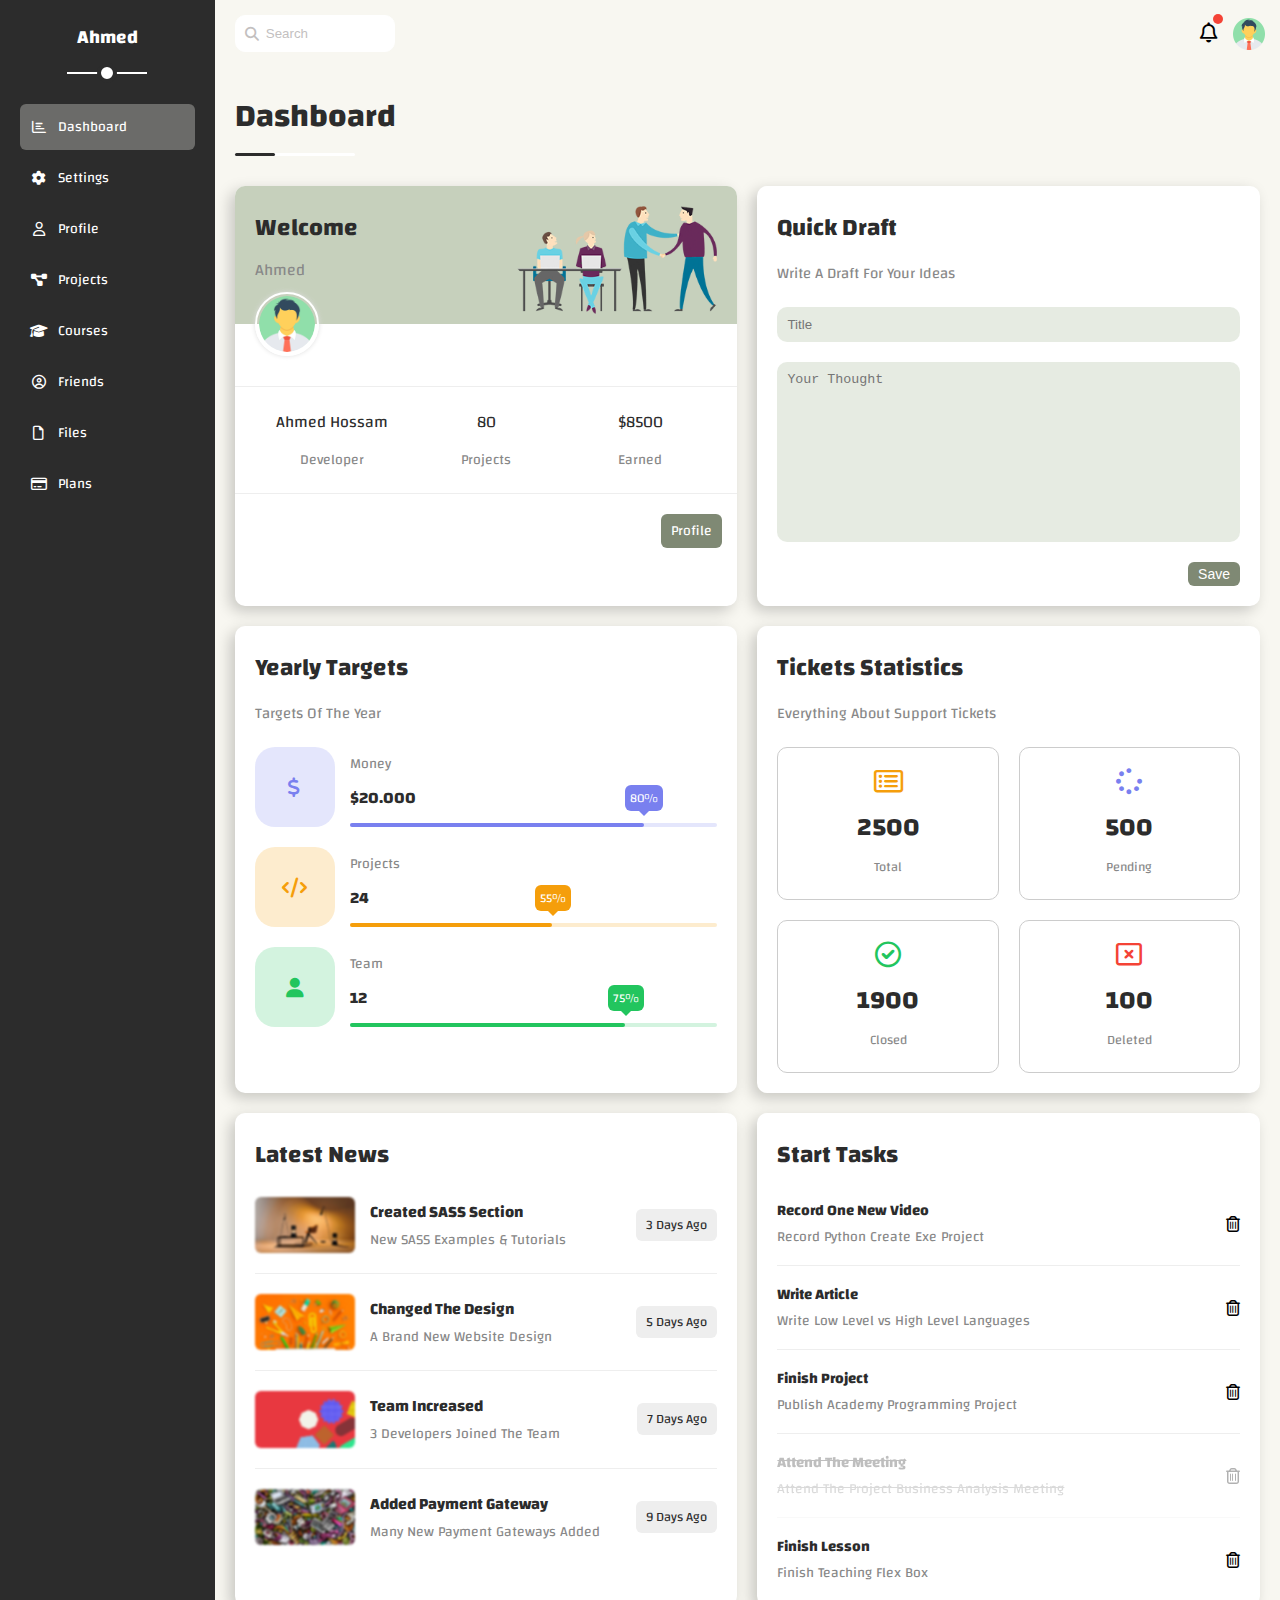
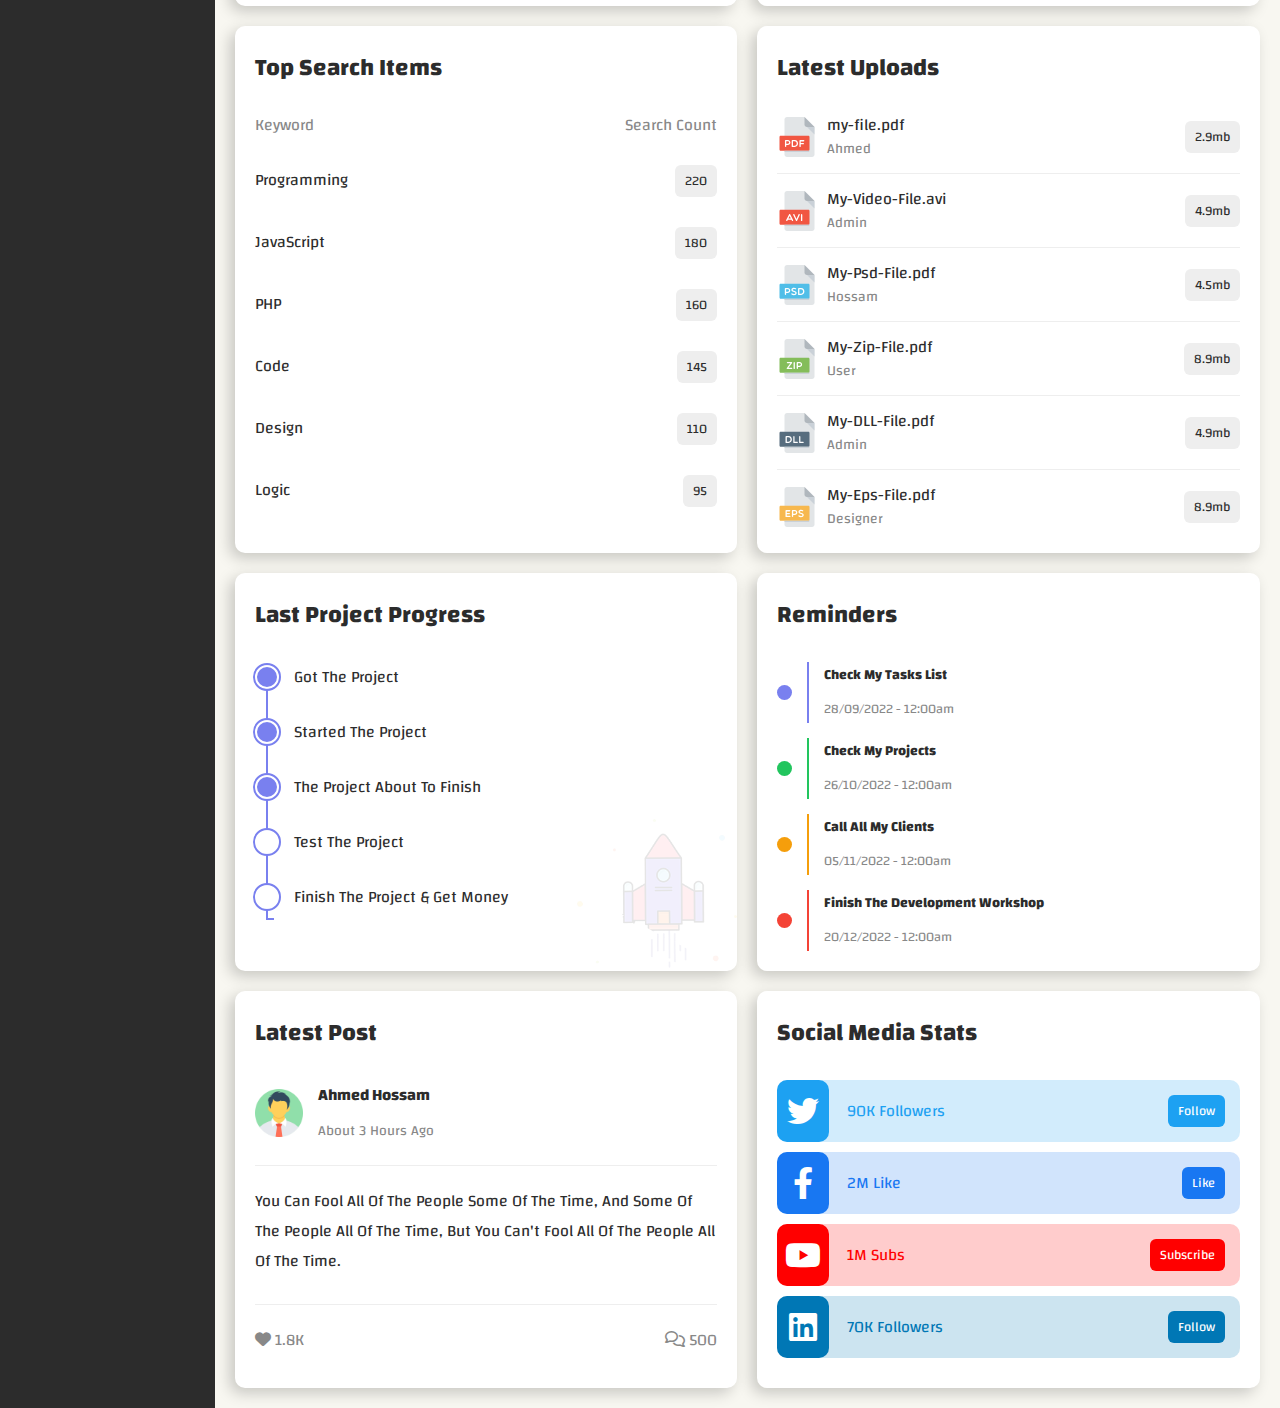
<file: index.html>
<!DOCTYPE html>
<html lang="en">
<head>
    <meta charset="UTF-8">
    <meta http-equiv="X-UA-Compatible" content="IE=edge">
    <meta name="viewport" content="width=device-width, initial-scale=1.0">
    <title>Dashboard</title>
    <link rel="stylesheet" href="css/all.min.css">
    <link rel="stylesheet" href="css/framework.css">
    <link rel="stylesheet" href="css/main.css">
    <link rel="preconnect" href="https://fonts.googleapis.com">
    <link rel="preconnect" href="https://fonts.gstatic.com" crossorigin>
    <link href="https://fonts.googleapis.com/css2?family=Changa:wght@300;500&display=swap" rel="stylesheet">
</head>
<body>
    <div class="page d-flex">
        <div class="sidebar bg-black p-20 position-relative">
            <h3 class="p-relative txt-c mt-0 c-white">Ahmed</h3>
            <ul>
                <li>
                    <a class="active d-flex align-center fs-14 c-white rad-6 p-10" href="index.html">
                        <i class="fa-regular fa-chart-bar fa-fw"></i>
                        <span>Dashboard</span>
                    </a>
                </li>
                <li>
                    <a class="d-flex align-center fs-14 c-white rad-6 p-10" href="settings.html">
                        <i class="fa-solid fa-gear fa-fw"></i>
                        <span>Settings</span>
                    </a>
                </li>
                <li>
                    <a class="d-flex align-center fs-14 c-white rad-6 p-10" href="profile.html">
                        <i class="fa-regular fa-user fa-fw"></i>
                        <span>Profile</span>
                    </a>
                </li>
                <li>
                    <a class="d-flex align-center fs-14 c-white rad-6 p-10" href="projects.html">
                        <i class="fa-solid fa-diagram-project fa-fw"></i>
                        <span>Projects</span>
                    </a>
                </li>
                <li>
                    <a class="d-flex align-center fs-14 c-white rad-6 p-10" href="courses.html">
                        <i class="fa-solid fa-graduation-cap fa-fw"></i>
                        <span>Courses</span>
                    </a>
                </li>
                <li>
                    <a class="d-flex align-center fs-14 c-white rad-6 p-10" href="friends.html">
                        <i class="fa-regular fa-circle-user fa-fw"></i>
                        <span>Friends</span>
                    </a>
                </li>
                <li>
                    <a class="d-flex align-center fs-14 c-white rad-6 p-10" href="files.html">
                        <i class="fa-regular fa-file fa-fw"></i>
                        <span>Files</span>
                    </a>
                </li>
                <li>
                    <a class="d-flex align-center fs-14 c-white rad-6 p-10" href="plans.html">
                        <i class="fa-regular fa-credit-card fa-fw"></i>
                        <span>Plans</span>
                    </a>
                </li>
            </ul>
        </div>
        <div class="content w-full">
            <!-- Start Head -->
            <div class="head p-15 between-flex">
                <div class="search p-relative">
                    <input class="p-10" type="search" placeholder="Search">
                </div>
                <div class="icons d-flex align-center">
                    <span class="notification p-relative">
                        <i class="fa-regular fa-bell fa-lg"></i>
                    </span>
                    <img src="images/avatar.png" alt="">
                </div>
            </div>
            <!-- End Head -->
            <h1 class="p-relative c-black">Dashboard</h1>
            <div class="wrapper d-grid gap-20">
                <!-- Start Welcome Widget -->
                <div class="welcome box-shadow bg-white rad-10 txt-c-mobile block-mobile">
                    <div class="intro p-20 d-flex space-between bg-box">
                        <div>
                            <h2 class="m-0 c-black">Welcome</h2>
                            <p class="c-grey mt-5">Ahmed</p>
                        </div>
                        <img class="hide-mobile" src="images/welcome.png" alt="">
                    </div>
                    <img src="images/avatar.png" alt="" class="avatar">
                    <div class="body txt-c d-flex p-20 mt-20 mb-20 block-mobile">
                        <div class="c-black">Ahmed Hossam <span class="d-block c-grey fs-14 mt-10">Developer</span></div>
                        <div class="c-black">80 <span class="d-block c-grey fs-14 mt-10">Projects</span></div>
                        <div class="c-black">$8500 <span class="d-block c-grey fs-14 mt-10">Earned</span></div>
                    </div>
                    <a href="profile.html" class="visit d-block fs-14 c-white w-fit btn-shape">Profile</a>
                </div>
                <!-- End Welcome Widget -->
                <!-- Start Quick Draft Widget -->
                <div class="quick-draft box-shadow p-20 bg-white rad-10">
                    <h2 class="c-black mt-0 mb-10">Quick Draft</h2>
                    <p class="mt-0 mb-20 c-grey fs-15">Write A Draft For Your Ideas</p>
                    <form>
                        <input class="input d-block mb-20 w-full p-10 b-none  rad-10" type="text" placeholder="Title">
                        <textarea class="input d-block mb-20 w-full p-10 b-none  rad-10" placeholder="Your Thought"></textarea>
                        <input class="save d-block fs-14  c-white b-none w-fit btn-shape" type="submit" value="Save">
                    </form>
                </div>
                <!-- End Quick Draft Widget -->
                <!-- Start Targets -->
                <div class="targets box-shadow p-20 bg-white rad-10">
                    <h2 class="c-black mt-0 mb-10">Yearly Targets</h2>
                    <p class="mt-0 mb-20 c-grey fs-15">Targets Of The Year</p>
                    <div class="target-row mb-20 blue center-flex">
                        <div class="icon center-flex rad-20">
                            <i class="fa-solid fa-dollar-sign fa-lg c-blue"></i>
                        </div>
                        <div class="details">
                            <span class="fs-14 c-grey">Money</span>
                            <span class="c-black d-block mt-5 mb-10 fw-bold">$20.000</span>
                            <div class="progress p-relative rad-20">
                                <span class="bg-blue blue rad-20" style="width: 80%">
                                    <span class="bg-blue">80%</span>
                                </span>
                            </div>
                        </div>
                    </div>
                    <div class="target-row mb-20 center-flex orange">
                        <div class="icon center-flex rad-20">
                            <i class="fa-solid fa-code fa-lg c-orange"></i>
                        </div>
                        <div class="details">
                            <span class="fs-14 c-grey">Projects</span>
                            <span class="c-black d-block mt-5 mb-10 fw-bold">24</span>
                            <div class="progress p-relative rad-20">
                                <span class="bg-orange orange rad-20" style="width: 55%">
                                    <span class="bg-orange">55%</span>
                                </span>
                            </div>
                        </div>
                    </div>
                    <div class="target-row mb-20 center-flex green">
                        <div class="icon center-flex rad-20">
                            <i class="fa-solid fa-user fa-lg c-green"></i>
                        </div>
                        <div class="details">
                            <span class="fs-14 c-grey">Team</span>
                            <span class="c-black d-block mt-5 mb-10 fw-bold">12</span>
                            <div class="progress p-relative rad-20">
                                <span class="bg-green green rad-20" style="width: 75%">
                                    <span class="bg-green">75%</span>
                                </span>
                            </div>
                        </div>
                    </div>
                </div>
                <!-- End Targets -->
                <!-- Start Ticket Widget -->
                <div class="ticket box-shadow p-20 bg-white rad-10">
                    <h2 class="c-black mt-0 mb-10">Tickets Statistics</h2>
                    <p class="mt-0 mb-20 c-grey fs-15">Everything About Support Tickets</p>
                    <div class="d-flex txt-c gap-20 f-wrap">
                        <div class="box p-20 rad-10 fs-13 c-grey">
                            <i class="fa-regular fa-rectangle-list fa-2x mb-10 c-orange"></i>
                            <span class="c-balck d-block c-black fw-bold fs-25 mb-5">2500</span>
                            Total
                        </div>
                        <div class="box p-20 rad-10 fs-13 c-grey">
                            <i class="fa-solid fa-spinner fa-2x mb-10 c-blue"></i>
                            <span class="c-balck d-block c-black fw-bold fs-25 mb-5">500</span>
                            Pending
                        </div>
                        <div class="box p-20 rad-10 fs-13 c-grey">
                            <i class="fa-regular fa-circle-check fa-2x mb-10 c-green"></i>
                            <span class="c-balck d-block c-black fw-bold fs-25 mb-5">1900</span>
                            Closed
                        </div>
                        <div class="box p-20 rad-10 fs-13 c-grey">
                            <i class="fa-regular fa-rectangle-xmark fa-2x mb-10 c-red"></i>
                            <span class="c-balck d-block c-black fw-bold fs-25 mb-5">100</span>
                            Deleted
                        </div>
                    </div>
                </div>
                <!-- End Ticket Widget -->
                <!-- Start Latest News -->
                <div class="latest-news box-shadow p-20 bg-white rad-10 txt-c-mobile">
                    <h2 class="c-black mt-0 mb-20">Latest News</h2>
                    <div class="news-row d-flex align-center">
                        <img src="images/news-01.png" alt="">
                        <div class="info">
                            <h3 class="c-black">Created SASS Section</h3>
                            <p class="c-grey m-0 fs-14">New SASS Examples & Tutorials</p>
                        </div>
                        <div class="c-black btn-shape bg-eee fs-13 label">3 Days Ago</div>
                    </div>
                    <div class="news-row d-flex align-center">
                        <img src="images/news-02.png" alt="">
                        <div class="info">
                            <h3 class="c-black">Changed The Design</h3>
                            <p class="c-grey m-0 fs-14">A Brand New Website Design</p>
                        </div>
                        <div class="c-black btn-shape bg-eee fs-13 label">5 Days Ago</div>
                    </div>
                    <div class="news-row d-flex align-center">
                        <img src="images/news-03.png" alt="">
                        <div class="info">
                            <h3 class="c-black">Team Increased</h3>
                            <p class="c-grey m-0 fs-14">3 Developers Joined The Team</p>
                        </div>
                        <div class="c-black btn-shape bg-eee fs-13 label">7 Days Ago</div>
                    </div>
                    <div class="news-row d-flex align-center">
                        <img src="images/news-04.png" alt="">
                        <div class="info">
                            <h3 class="c-black">Added Payment Gateway</h3>
                            <p class="c-grey m-0 fs-14">Many New Payment Gateways Added</p>
                        </div>
                        <div class="c-black btn-shape bg-eee fs-13 label">9 Days Ago</div>
                    </div>
                </div>  
                <!-- End Latest News -->
                <!-- Start Tasks -->
                <div class="tasks box-shadow p-20 bg-white rad-10">
                    <h2 class="c-black mt-0 mb-20">Start Tasks</h2>
                    <div class="task-row between-flex">
                        <div class="info">
                            <h3 class="c-black mt-0 mb-0 fs-15">Record One New Video</h3>
                            <p class="m-0 c-grey fs-14">Record Python Create Exe Project</p>
                        </div>
                        <i class="fa-regular fa-trash-can delete"></i>
                    </div>
                    <div class="task-row between-flex">
                        <div class="info">
                            <h3 class="c-black mt-0 mb-0 fs-15">Write Article</h3>
                            <p class="m-0 c-grey fs-14">Write Low Level vs High Level Languages</p>
                        </div>
                        <i class="fa-regular fa-trash-can delete"></i>
                    </div>
                    <div class="task-row between-flex">
                        <div class="info">
                            <h3 class="c-black mt-0 mb-0 fs-15">Finish Project</h3>
                            <p class="m-0 c-grey fs-14">Publish Academy Programming Project</p>
                        </div>
                        <i class="fa-regular fa-trash-can delete"></i>
                    </div>
                    <div class="task-row between-flex done">
                        <div class="info">
                            <h3 class="c-black mt-0 mb-0 fs-15">Attend The Meeting</h3>
                            <p class="m-0 c-grey fs-14">Attend The Project Business Analysis Meeting</p>
                        </div>
                        <i class="fa-regular fa-trash-can delete"></i>
                    </div>
                    <div class="task-row between-flex">
                        <div class="info">
                            <h3 class="c-black mt-0 mb-0 fs-15">Finish Lesson</h3>
                            <p class="m-0 c-grey fs-14">Finish Teaching Flex Box</p>
                        </div>
                        <i class="fa-regular fa-trash-can delete"></i>
                    </div>
                </div>
                <!-- End Tasks -->
                <!-- Start Top Search -->
                <div class="search-items box-shadow p-20 bg-white rad-10">
                    <h2 class="c-black mt-0 mb-20">Top Search Items</h2>
                    <div class="items-head d-flex space-between c-grey mb-10">
                        <div>Keyword</div>
                        <div>Search Count</div>
                    </div>
                    <div class="items d-flex space-between pt-15 pb-15">
                        <span class="c-black">Programming</span>
                        <span class="c-black bg-eee fs-13 btn-shape">220</span>
                    </div>
                    <div class="items d-flex space-between pt-15 pb-15">
                        <span class="c-black">JavaScript</span>
                        <span class="c-black bg-eee btn-shape fs-13">180</span>
                    </div>
                    <div class="items d-flex space-between pt-15 pb-15">
                        <span class="c-black">PHP</span>
                        <span class="c-black bg-eee btn-shape fs-13">160</span>
                    </div>
                    <div class="items d-flex space-between pt-15 pb-15">
                        <span class="c-black">Code</span>
                        <span class="c-black bg-eee btn-shape fs-13">145</span>
                    </div>
                    <div class="items d-flex space-between pt-15 pb-15">
                        <span class="c-black">Design</span>
                        <span class="c-black bg-eee btn-shape fs-13">110</span>
                    </div>
                    <div class="items d-flex space-between pt-15 pb-15">
                        <span class="c-black">Logic</span>
                        <span class="c-black bg-eee btn-shape fs-13">95</span>
                    </div>
                </div>
                <!-- End Top Search -->
                <!-- Start Latest Uploads -->
                <div class="latest-uploads box-shadow p-20 bg-white rad-10">
                    <h2 class="c-black mt-0 mb-20">Latest Uploads</h2>
                    <ul class="m-0">
                        <li class="between-flex pb-10 mb-10">
                            <div class="d-flex align-center">
                                <img class="mr-10" src="images/pdf.svg" alt="">
                                <div>
                                    <span class="c-black d-block">my-file.pdf</span>
                                    <span class="fs-14 c-grey">Ahmed</span>
                                </div>
                            </div>
                            <div class="c-black bg-eee btn-shape fs-13">2.9mb</div>
                        </li>
                        <li class="between-flex pb-10 mb-10">
                            <div class="d-flex align-center">
                                <img class="mr-10" src="images/avi.svg" alt="">
                                <div>
                                    <span class="c-black d-block">My-Video-File.avi</span>
                                    <span class="fs-14 c-grey">Admin</span>
                                </div>
                            </div>
                            <div class="c-black bg-eee btn-shape fs-13">4.9mb</div>
                        </li>
                        <li class="between-flex pb-10 mb-10">
                            <div class="d-flex align-center">
                                <img class="mr-10" src="images/psd.svg" alt="">
                                <div>
                                    <span class="c-black d-block">My-Psd-File.pdf</span>
                                    <span class="fs-14 c-grey">Hossam</span>
                                </div>
                            </div>
                            <div class="c-black bg-eee btn-shape fs-13">4.5mb</div>
                        </li>
                        <li class="between-flex pb-10 mb-10">
                            <div class="d-flex align-center">
                                <img class="mr-10" src="images/zip.svg" alt="">
                                <div>
                                    <span class="c-black d-block">My-Zip-File.pdf</span>
                                    <span class="fs-14 c-grey">User</span>
                                </div>
                            </div>
                            <div class="c-black bg-eee btn-shape fs-13">8.9mb</div>
                        </li>
                        <li class="between-flex pb-10 mb-10">
                            <div class="d-flex align-center">
                                <img class="mr-10" src="images/dll.svg" alt="">
                                <div>
                                    <span class="c-black d-block">My-DLL-File.pdf</span>
                                    <span class="fs-14 c-grey">Admin</span>
                                </div>
                            </div>
                            <div class="c-black bg-eee btn-shape fs-13">4.9mb</div>
                        </li>
                        <li class="between-flex">
                            <div class="d-flex align-center">
                                <img class="mr-10" src="images/eps.svg" alt="">
                                <div>
                                    <span class="c-black d-block">My-Eps-File.pdf</span>
                                    <span class="fs-14 c-grey">Designer</span>
                                </div>
                            </div>
                            <div class="c-black bg-eee btn-shape fs-13">8.9mb</div>
                        </li>
                    </ul>
                </div>
                <!-- End Latest Uploads -->
                <!-- Start Last Project -->
                <div class="last-project box-shadow p-20 bg-white rad-10 p-relative">
                    <h2 class="c-black mt-0 mb-20">Last Project Progress</h2>
                    <ul class="m-0 p-relative">
                        <li class="c-black mt-25 d-flex align-center done">Got The Project</li>
                        <li class="c-black mt-25 d-flex align-center done">Started The Project</li>
                        <li class="c-black mt-25 d-flex align-center done">The Project About To Finish</li>
                        <li class="c-black mt-25 d-flex align-center current">Test The Project</li>
                        <li class="c-black mt-25 d-flex align-center">Finish The Project & Get Money</li>
                    </ul>
                    <img class="launch-icon hide-mobile" src="images/project.png" alt="">
                </div>
                <!-- End Last Project -->
                <!-- Start Reminders -->
                <div class="Reminders box-shadow p-20 bg-white rad-10 p-relative">
                    <h2 class="c-black mt-0 mb-25">Reminders</h2>
                    <ul class="m-0">
                        <li class="d-flex align-center mt-15">
                            <span class="key bg-blue mr-15 d-block rad-half"></span>
                            <div class="pl-15 blue">
                                <p class="c-black fs-14 fw-bold mt-0 mb-5">Check My Tasks List</p>
                                <span class="fs-13 c-grey">28/09/2022 - 12:00am</span>
                            </div>
                        </li>
                        <li class="d-flex align-center mt-15">
                            <span class="key bg-green mr-15 d-block rad-half"></span>
                            <div class="pl-15 green">
                                <p class="c-black fs-14 fw-bold mt-0 mb-5">Check My Projects</p>
                                <span class="fs-13 c-grey">26/10/2022 - 12:00am</span>
                            </div>
                        </li>
                        <li class="d-flex align-center mt-15">
                            <span class="key bg-orange mr-15 d-block rad-half"></span>
                            <div class="pl-15 orange">
                                <p class="c-black fs-14 fw-bold mt-0 mb-5">Call All My Clients</p>
                                <span class="fs-13 c-grey">05/11/2022 - 12:00am</span>
                            </div>
                        </li>
                        <li class="d-flex align-center mt-15">
                            <span class="key bg-red mr-15 d-block rad-half"></span>
                            <div class="pl-15 red">
                                <p class="c-black fs-14 fw-bold mt-0 mb-5">Finish The Development Workshop</p>
                                <span class="fs-13 c-grey">20/12/2022 - 12:00am</span>
                            </div>
                        </li>
                    </ul>
                </div>
                <!-- End Reminders -->
                <!-- Start Latest Post -->
                <div class="latest-post box-shadow p-20 bg-white rad-10 p-relative">
                    <h2 class="c-black mt-0 mb-25">Latest Post</h2>
                    <div class="top d-flex align-center">
                        <img class="avatar mr-15" src="images/avatar.png" alt="">
                        <div class="info">
                            <span class="c-black d-block mb-5 fw-bold">Ahmed Hossam</span>
                            <span class="c-grey fs-14">About 3 Hours Ago</span>
                        </div>
                    </div>
                    <div class="c-black post-content txt-c-mobile pt-20 pb-20 mt-20 mb-20">
                        You can fool all of the people some of the time, and some of the people all of the time, but you can't
                        fool all of the people all of the time.
                    </div>
                    <div class="post-stats between-flex c-grey">
                        <div class="span">
                            <i class="fa-solid fa-heart heart"></i>
                            <span>1.8K</span>
                        </div>
                        <div class="span">
                            <i class="fa-regular fa-comments comment"></i>
                            <span>500</span>
                        </div>
                    </div>
                </div>
                <!-- End Latest Post -->
                <!-- Start Social Media -->
                <div class="box-shadow social-media p-20 bg-white rad-10 p-relative">
                    <h2 class="c-black mt-0 mb-25">Social Media Stats</h2>
                    <div class="box twitter p-15 p-relative mb-10 between-flex">
                        <i class="fa-brands fa-twitter fa-2x c-white h-full center-flex rad-10"></i>
                        <span>90K Followers</span>
                        <a class="fs-13 c-white btn-shape" href="#">Follow</a>
                    </div>
                    <div class="box facebook p-15 p-relative mb-10 between-flex">
                        <i class="fa-brands fa-facebook-f fa-2x c-white h-full center-flex rad-10"></i>
                        <span>2M Like</span>
                        <a class="fs-13 c-white btn-shape" href="#">Like</a>
                    </div>
                    <div class="box youtube p-15 p-relative mb-10 between-flex">
                        <i class="fa-brands fa-youtube fa-2x c-white h-full center-flex rad-10"></i>
                        <span>1M Subs</span>
                        <a class="fs-13 c-white btn-shape" href="#">Subscribe</a>
                    </div>
                    <div class="box linkedin p-15 p-relative mb-10 between-flex">
                        <i class="fa-brands fa-linkedin fa-2x c-white h-full center-flex rad-10"></i>
                        <span>70K Followers</span>
                        <a class="fs-13 c-white btn-shape" href="#">Follow</a>
                    </div>
                </div>
                <!-- End Media Stats -->
            </div>
        </div>
    </div>
</body>
</html>
</file>
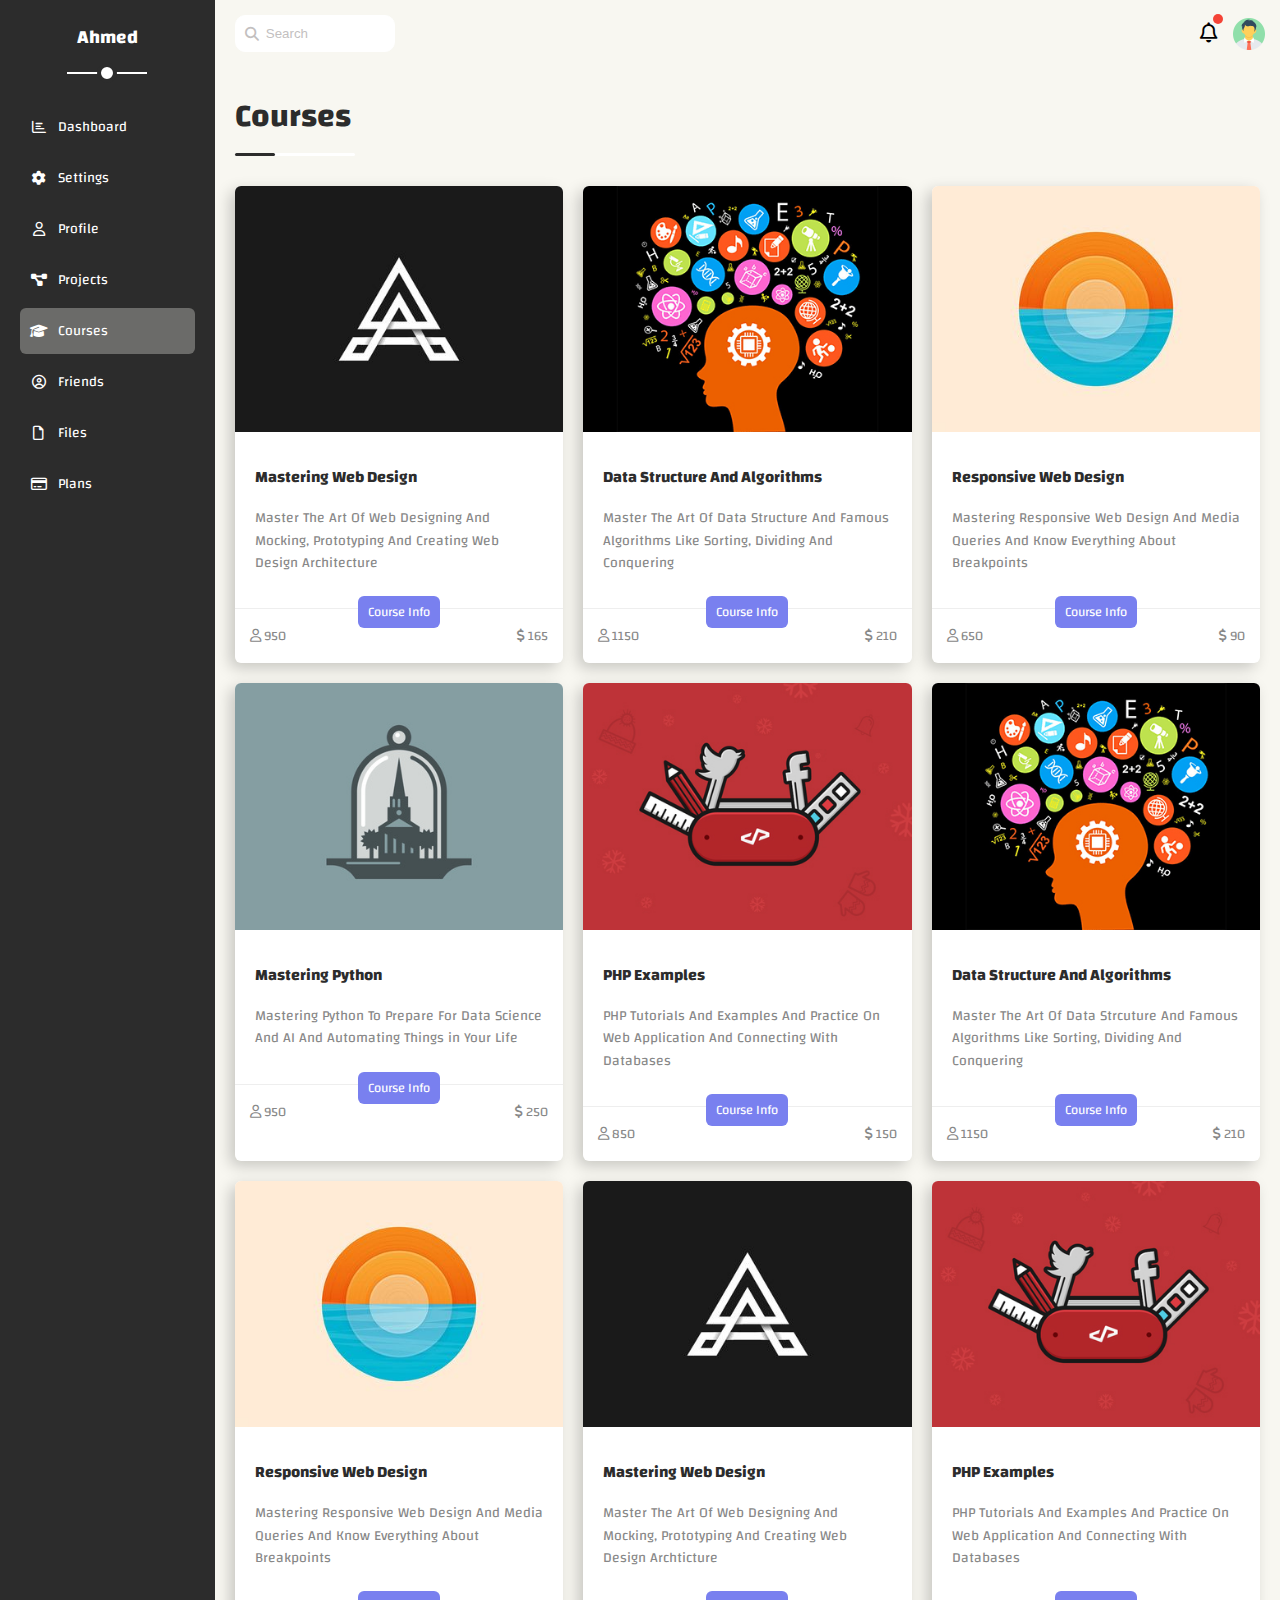
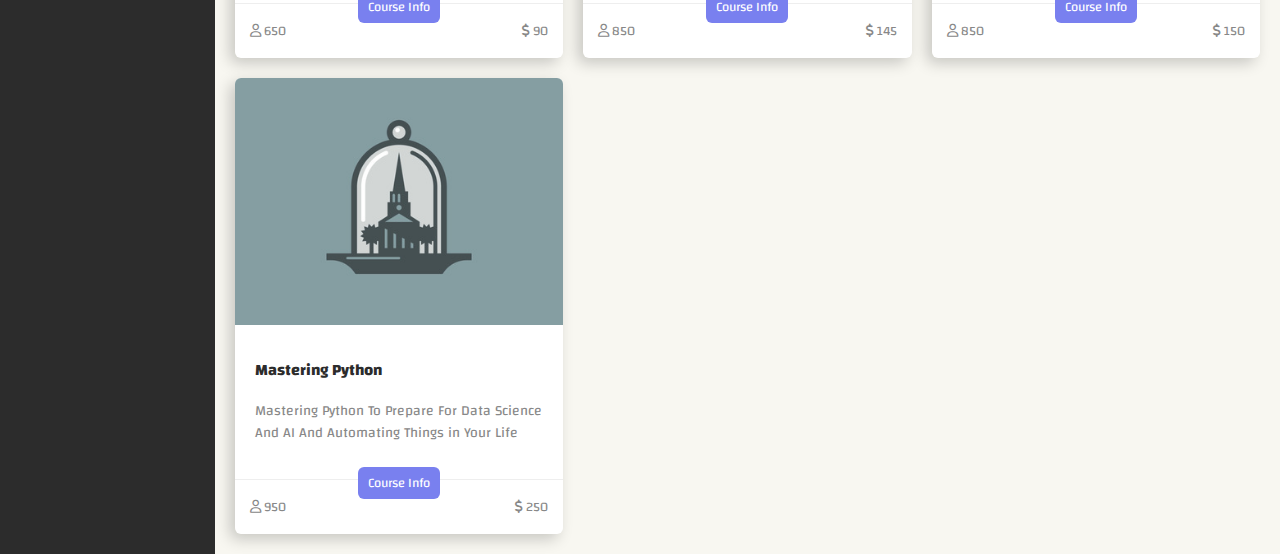
<file: courses.html>
<!DOCTYPE html>
<html lang="en">
<head>
    <meta charset="UTF-8">
    <meta http-equiv="X-UA-Compatible" content="IE=edge">
    <meta name="viewport" content="width=device-width, initial-scale=1.0">
    <title>Courses</title>
    <link rel="stylesheet" href="css/all.min.css">
    <link rel="stylesheet" href="css/framework.css">
    <link rel="stylesheet" href="css/main.css">
    <link rel="preconnect" href="https://fonts.googleapis.com">
    <link rel="preconnect" href="https://fonts.gstatic.com" crossorigin>
    <link href="https://fonts.googleapis.com/css2?family=Changa:wght@300;500&display=swap" rel="stylesheet">
</head>
<body>
    <div class="page d-flex">
        <div class="sidebar bg-black p-20 position-relative">
            <h3 class="p-relative txt-c mt-0 c-white">Ahmed</h3>
            <ul>
                <li>
                    <a class="d-flex align-center fs-14 c-white rad-6 p-10" href="index.html">
                        <i class="fa-regular fa-chart-bar fa-fw"></i>
                        <span>Dashboard</span>
                    </a>
                </li>
                <li>
                    <a class="d-flex align-center fs-14 c-white rad-6 p-10" href="settings.html">
                        <i class="fa-solid fa-gear fa-fw"></i>
                        <span>Settings</span>
                    </a>
                </li>
                <li>
                    <a class="d-flex align-center fs-14 c-white rad-6 p-10" href="profile.html">
                        <i class="fa-regular fa-user fa-fw"></i>
                        <span>Profile</span>
                    </a>
                </li>
                <li>
                    <a class="d-flex align-center fs-14 c-white rad-6 p-10" href="projects.html">
                        <i class="fa-solid fa-diagram-project fa-fw"></i>
                        <span>Projects</span>
                    </a>
                </li>
                <li>
                    <a class="active d-flex align-center fs-14 c-white rad-6 p-10" href="courses.html">
                        <i class="fa-solid fa-graduation-cap fa-fw"></i>
                        <span>Courses</span>
                    </a>
                </li>
                <li>
                    <a class="d-flex align-center fs-14 c-white rad-6 p-10" href="friends.html">
                        <i class="fa-regular fa-circle-user fa-fw"></i>
                        <span>Friends</span>
                    </a>
                </li>
                <li>
                    <a class="d-flex align-center fs-14 c-white rad-6 p-10" href="files.html">
                        <i class="fa-regular fa-file fa-fw"></i>
                        <span>Files</span>
                    </a>
                </li>
                <li>
                    <a class="d-flex align-center fs-14 c-white rad-6 p-10" href="plans.html">
                        <i class="fa-regular fa-credit-card fa-fw"></i>
                        <span>Plans</span>
                    </a>
                </li>
            </ul>
        </div>
        <div class="content w-full">
            <!-- Start Head -->
            <div class="head p-15 between-flex">
                <div class="search p-relative">
                    <input class="p-10" type="search" placeholder="Search">
                </div>
                <div class="icons d-flex align-center">
                    <span class="notification p-relative">
                        <i class="fa-regular fa-bell fa-lg"></i>
                    </span>
                    <img src="images/avatar.png" alt="">
                </div>
            </div>
            <!-- End Head -->
            <h1 class="p-relative c-black">Courses</h1>
            <div class="courses-page d-grid m-20 gap-20">
                <div class="box-shadow course bg-white rad-6 p-relative">
                    <img class="cover" src="images/course-01.jpg" alt="">
                    <img class="instructor" src="images/team-01.png" alt="">
                    <div class="p-20">
                        <h4 class="c-black m-0">Mastering Web Design</h4>
                        <p class="description c-grey mt-15 fs-14">
                            Master The Art Of Web Designing And Mocking, Prototyping And Creating Web Design Architecture
                        </p>
                    </div>
                    <div class="info p-15 p-relative between-flex">
                        <span class="title bg-blue c-white btn-shape">Course Info</span>
                        <span class="c-grey"><i class="fa-regular fa-user"></i> <span>950</span></span>
                        <span class="c-grey"><i class="fa-solid fa-dollar-sign"></i> <span>165</span></span>
                    </div>
                </div>
                <div class="box-shadow course bg-white rad-6 p-relative">
                    <img class="cover" src="images/course-02.jpg" alt="">
                    <img class="instructor" src="images/team-02.png" alt="">
                    <div class="p-20">
                        <h4 class="c-black m-0">Data Structure And Algorithms</h4>
                        <p class="description c-grey mt-15 fs-14">
                        Master The Art Of Data Structure And Famous Algorithms Like Sorting, Dividing And Conquering
                        </p>
                    </div>
                    <div class="info p-15 p-relative between-flex">
                        <span class="title bg-blue c-white btn-shape">Course Info</span>
                        <span class="c-grey"> <i class="fa-regular fa-user"></i> <span>1150</span></span>
                        <span class="c-grey"><i class="fa-solid fa-dollar-sign"></i> <span>210</span></span>
                    </div>
                </div>
                <div class="box-shadow course bg-white rad-6 p-relative">
                    <img class="cover" src="images/course-03.jpg" alt="" />
                    <img class="instructor" src="images/team-01.png" alt="" />
                    <div class="p-20">
                        <h4 class="c-black m-0">Responsive Web Design</h4>
                        <p class="description c-grey mt-15 fs-14">
                            Mastering Responsive Web Design And Media Queries And Know Everything About Breakpoints
                        </p>
                    </div>
                    <div class="info p-15 p-relative between-flex">
                        <span class="title bg-blue c-white btn-shape">Course Info</span>
                        <span class="c-grey"> <i class="fa-regular fa-user"></i> <span>650</span></span>
                        <span class="c-grey"><i class="fa-solid fa-dollar-sign"></i> <span>90</span></span>
                    </div>
                </div>
                <div class="box-shadow course bg-white rad-6 p-relative">
                    <img class="cover" src="images/course-04.jpg" alt="">
                    <img class="instructor" src="images/team-03.png" alt="">
                    <div class="p-20">
                        <h4 class="c-black m-0">Mastering Python</h4>
                        <p class="description c-grey mt-15 fs-14">
                            Mastering Python To Prepare For Data Science And AI And Automating Things in Your Life
                        </p>
                    </div>
                    <div class="info p-15 p-relative between-flex">
                        <span class="title bg-blue c-white btn-shape">Course Info</span>
                        <span class="c-grey"> <i class="fa-regular fa-user"></i> <span>950</span></span>
                        <span class="c-grey"><i class="fa-solid fa-dollar-sign"></i> <span>250</span></span>
                    </div>
                </div>
                <div class="box-shadow course bg-white rad-6 p-relative">
                    <img class="cover" src="images/course-05.jpg" alt="" />
                    <img class="instructor" src="images/team-03.png" alt="" />
                    <div class="p-20">
                        <h4 class="c-black m-0">PHP Examples</h4>
                        <p class="description c-grey mt-15 fs-14">
                            PHP Tutorials And Examples And Practice On Web Application And Connecting With Databases
                        </p>
                    </div>
                    <div class="info p-15 p-relative between-flex">
                        <span class="title bg-blue c-white btn-shape">Course Info</span>
                        <span class="c-grey"> <i class="fa-regular fa-user"></i> <span>850</span></span>
                        <span class="c-grey"><i class="fa-solid fa-dollar-sign"></i> <span>150</span></span>
                    </div>
                </div>
                <div class="box-shadow course bg-white rad-6 p-relative">
                    <img class="cover" src="images/course-02.jpg" alt="" />
                    <img class="instructor" src="images/team-02.png" alt="" />
                    <div class="p-20">
                        <h4 class="c-black m-0">Data Structure And Algorithms</h4>
                        <p class="description c-grey mt-15 fs-14">
                            Master The Art Of Data Strcuture And Famous Algorithms Like Sorting, Dividing And Conquering
                        </p>
                    </div>
                    <div class="info p-15 p-relative between-flex">
                        <span class="title bg-blue c-white btn-shape">Course Info</span>
                        <span class="c-grey"> <i class="fa-regular fa-user"></i> <span>1150</span></span>
                        <span class="c-grey"><i class="fa-solid fa-dollar-sign"></i> <span>210</span></span>
                    </div>
                </div>
                <div class="box-shadow course bg-white rad-6 p-relative">
                    <img class="cover" src="images/course-03.jpg" alt="" />
                    <img class="instructor" src="images/team-01.png" alt="" />
                    <div class="p-20">
                        <h4 class="c-black m-0">Responsive Web Design</h4>
                        <p class="description c-grey mt-15 fs-14">
                            Mastering Responsive Web Design And Media Queries And Know Everything About Breakpoints
                        </p>
                    </div>
                    <div class="info p-15 p-relative between-flex">
                        <span class="title bg-blue c-white btn-shape">Course Info</span>
                        <span class="c-grey"> <i class="fa-regular fa-user"></i> <span>650</span></span>
                        <span class="c-grey"><i class="fa-solid fa-dollar-sign"></i> <span>90</span></span>
                    </div>
                    </div>
                <div class="box-shadow course bg-white rad-6 p-relative">
                    <img class="cover" src="images/course-01.jpg" alt="" />
                    <img class="instructor" src="images/team-01.png" alt="" />
                    <div class="p-20">
                        <h4 class="c-black m-0">Mastering Web Design</h4>
                        <p class="description c-grey mt-15 fs-14">
                            Master The Art Of Web Designing And Mocking, Prototyping And Creating Web Design Archticture
                        </p>
                    </div>
                    <div class="info p-15 p-relative between-flex">
                        <span class="title bg-blue c-white btn-shape">Course Info</span>
                        <span class="c-grey"> <i class="fa-regular fa-user"></i> <span>850</span></span>
                        <span class="c-grey"><i class="fa-solid fa-dollar-sign"></i> <span>145</span></span>
                    </div>
                </div>
                <div class="box-shadow course bg-white rad-6 p-relative">
                    <img class="cover" src="images/course-05.jpg" alt="" />
                    <img class="instructor" src="images/team-03.png" alt="" />
                    <div class="p-20">
                        <h4 class="c-black m-0">PHP Examples</h4>
                        <p class="description c-grey mt-15 fs-14">
                            PHP Tutorials And Examples And Practice On Web Application And Connecting With Databases
                        </p>
                    </div>
                    <div class="info p-15 p-relative between-flex">
                        <span class="title bg-blue c-white btn-shape">Course Info</span>
                        <span class="c-grey"> <i class="fa-regular fa-user"></i> <span>850</span></span>
                        <span class="c-grey"><i class="fa-solid fa-dollar-sign"></i> <span>150</span></span>
                    </div>
                </div>
                <div class="box-shadow course bg-white rad-6 p-relative bottom">
                    <img class="cover" src="images/course-04.jpg" alt="" />
                    <img class="instructor" src="images/team-03.png" alt="" />
                    <div class="p-20">
                        <h4 class="c-black m-0">Mastering Python</h4>
                        <p class="description c-grey mt-15 fs-14">
                            Mastering Python To Prepare For Data Science And AI And Automating Things in Your Life
                        </p>
                    </div>
                    <div class="info p-15 p-relative between-flex">
                        <span class="title bg-blue c-white btn-shape">Course Info</span>
                        <span class="c-grey"> <i class="fa-regular fa-user"></i> <span>950</span></span>
                        <span class="c-grey"><i class="fa-solid fa-dollar-sign"></i> <span>250</span></span>
                    </div>
                </div>
            </div>
        </div>
    </div>
</body>
</html>
</file>
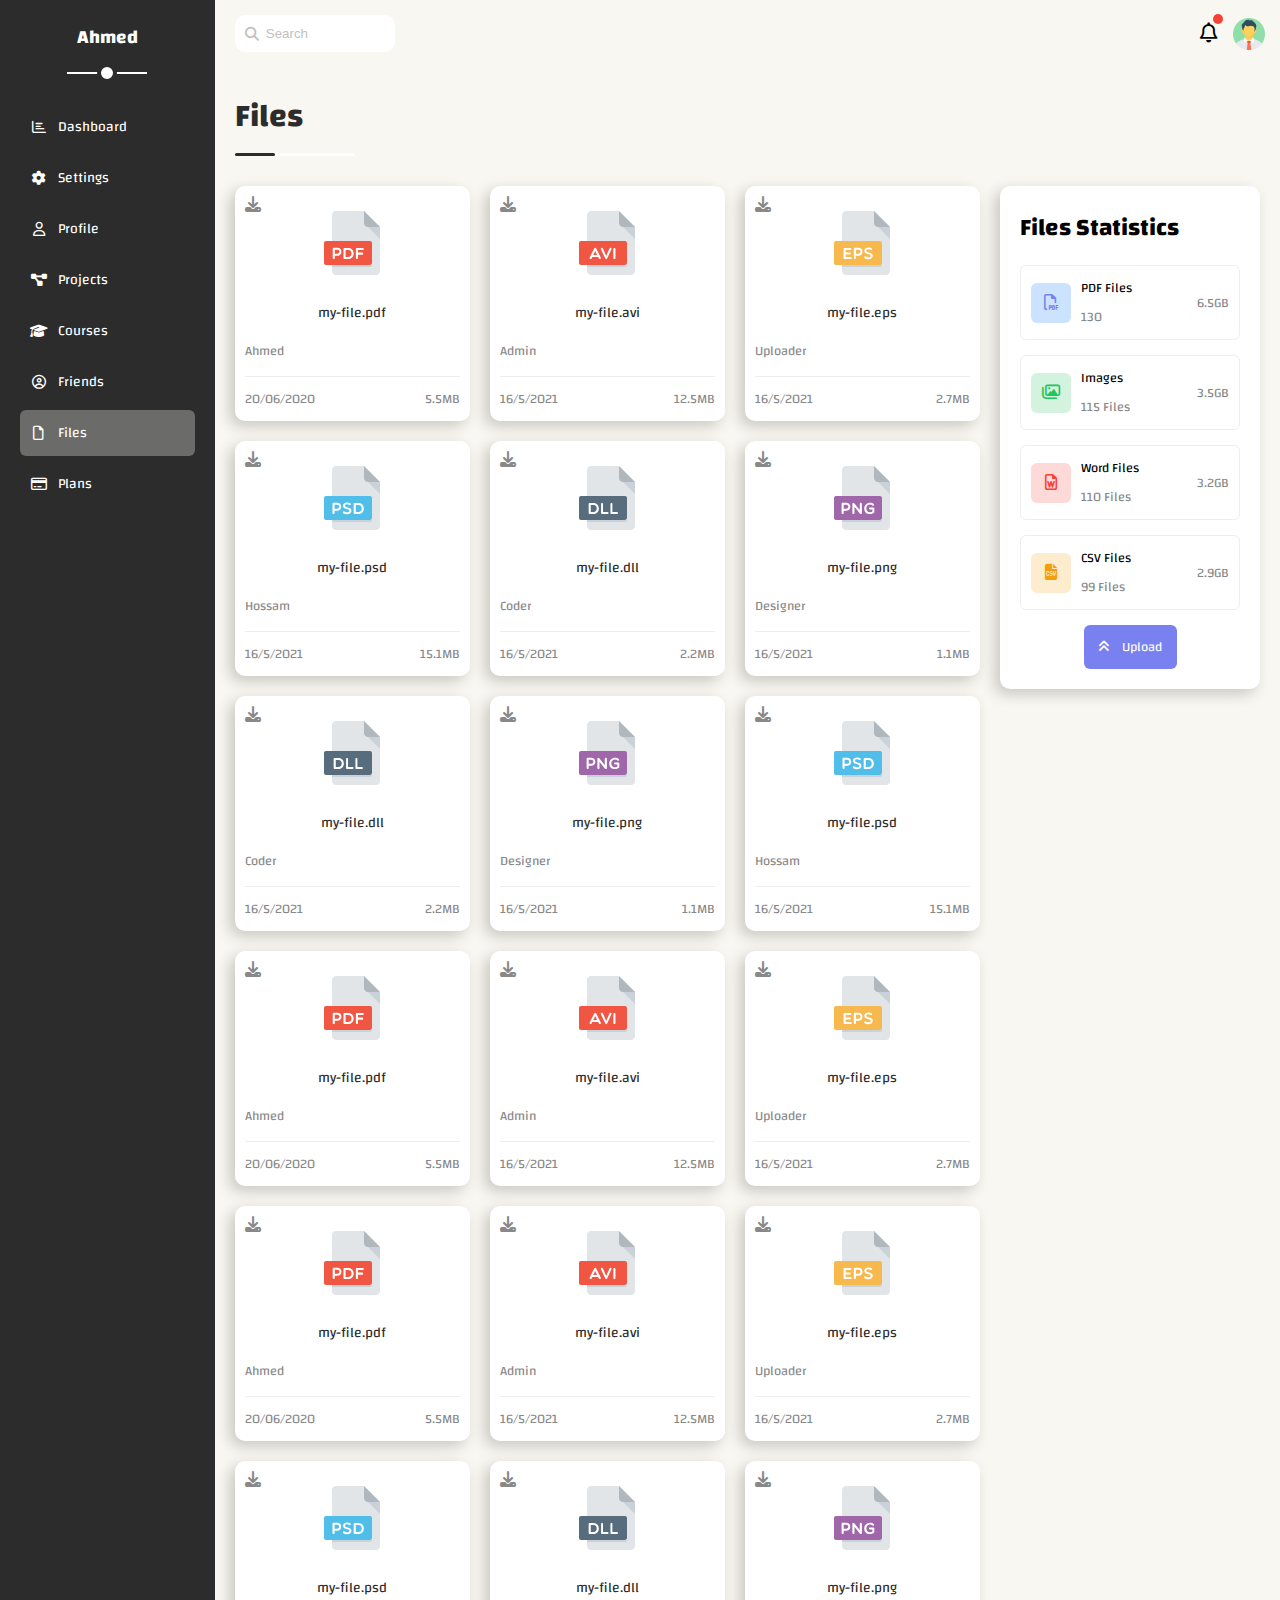
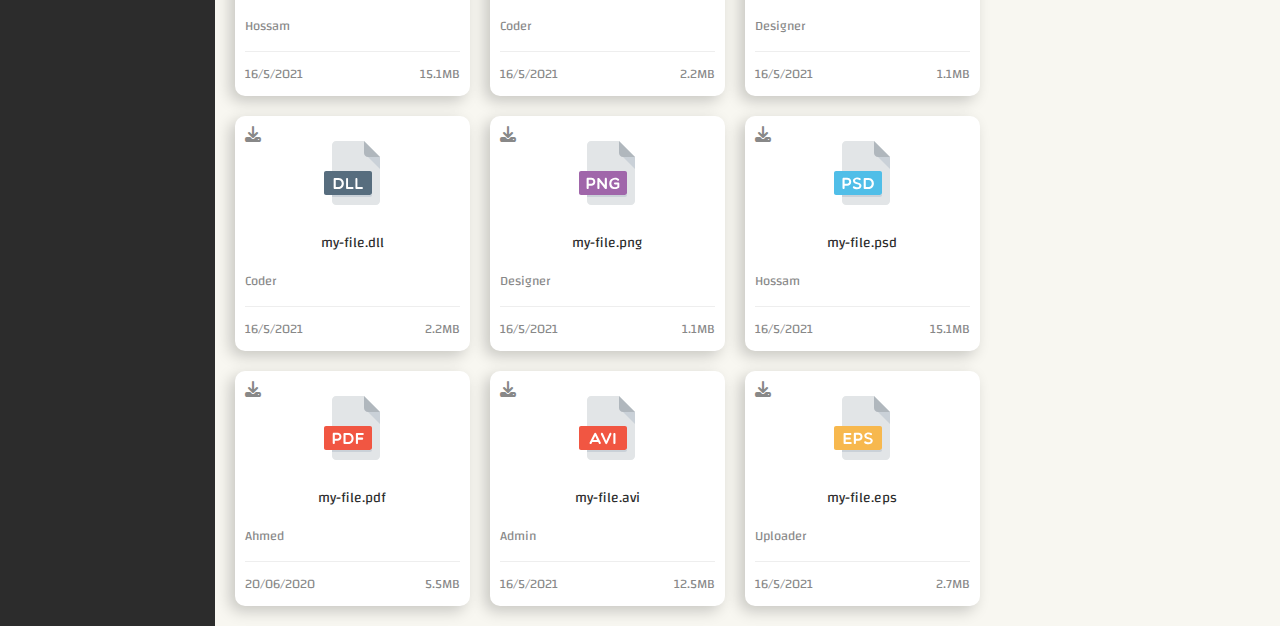
<file: files.html>
<!DOCTYPE html>
<html lang="en">
<head>
    <meta charset="UTF-8">
    <meta http-equiv="X-UA-Compatible" content="IE=edge">
    <meta name="viewport" content="width=device-width, initial-scale=1.0">
    <title>Files</title>
    <link rel="stylesheet" href="css/all.min.css">
    <link rel="stylesheet" href="css/framework.css">
    <link rel="stylesheet" href="css/main.css">
    <link rel="preconnect" href="https://fonts.googleapis.com">
    <link rel="preconnect" href="https://fonts.gstatic.com" crossorigin>
    <link href="https://fonts.googleapis.com/css2?family=Changa:wght@300;500&display=swap" rel="stylesheet">
</head>
<body>
    <div class="page d-flex">
        <div class="sidebar bg-black p-20 position-relative">
            <h3 class="p-relative txt-c mt-0 c-white">Ahmed</h3>
            <ul>
                <li>
                    <a class="d-flex align-center fs-14 c-white rad-6 p-10" href="index.html">
                        <i class="fa-regular fa-chart-bar fa-fw"></i>
                        <span>Dashboard</span>
                    </a>
                </li>
                <li>
                    <a class="d-flex align-center fs-14 c-white rad-6 p-10" href="settings.html">
                        <i class="fa-solid fa-gear fa-fw"></i>
                        <span>Settings</span>
                    </a>
                </li>
                <li>
                    <a class="d-flex align-center fs-14 c-white rad-6 p-10" href="profile.html">
                        <i class="fa-regular fa-user fa-fw"></i>
                        <span>Profile</span>
                    </a>
                </li>
                <li>
                    <a class="d-flex align-center fs-14 c-white rad-6 p-10" href="projects.html">
                        <i class="fa-solid fa-diagram-project fa-fw"></i>
                        <span>Projects</span>
                    </a>
                </li>
                <li>
                    <a class="d-flex align-center fs-14 c-white rad-6 p-10" href="courses.html">
                        <i class="fa-solid fa-graduation-cap fa-fw"></i>
                        <span>Courses</span>
                    </a>
                </li>
                <li>
                    <a class="d-flex align-center fs-14 c-white rad-6 p-10" href="friends.html">
                        <i class="fa-regular fa-circle-user fa-fw"></i>
                        <span>Friends</span>
                    </a>
                </li>
                <li>
                    <a class="active d-flex align-center fs-14 c-white rad-6 p-10" href="files.html">
                        <i class="fa-regular fa-file fa-fw"></i>
                        <span>Files</span>
                    </a>
                </li>
                <li>
                    <a class="d-flex align-center fs-14 c-white rad-6 p-10" href="plans.html">
                        <i class="fa-regular fa-credit-card fa-fw"></i>
                        <span>Plans</span>
                    </a>
                </li>
            </ul>
        </div>
        <div class="content w-full">
            <!-- Start Head -->
            <div class="head p-15 between-flex">
                <div class="search p-relative">
                    <input class="p-10" type="search" placeholder="Search">
                </div>
                <div class="icons d-flex align-center">
                    <span class="notification p-relative">
                        <i class="fa-regular fa-bell fa-lg"></i>
                    </span>
                    <img src="images/avatar.png" alt="">
                </div>
            </div>
            <!-- End Head -->
            <h1 class="p-relative c-black">Files</h1>
            <div class="files-page d-flex m-20 gap-20">
                <div class="box-shadow files-stats p-20 bg-white rad-10">
                    <h2 class="mt-0 mb-15 txt-c-mobile">Files Statistics</h2>
                    <div class="d-flex align-center border-eee p-10 rad-6 mb-15 fs-13">
                        <i class="fa-regular fa-file-pdf fa-lg blue center-flex c-blue icon"></i>
                        <div class="info">
                            <span>PDF Files</span>
                            <span class="c-grey d-block mt-5">130</span>
                        </div>
                        <div class="size c-grey">6.5GB</div>
                    </div>
                    <div class="d-flex align-center border-eee p-10 rad-6 mb-15 fs-13">
                        <i class="fa-regular fa-images fa-lg green center-flex c-green icon"></i>
                        <div class="info">
                            <span>Images</span>
                            <span class="c-grey d-block mt-5">115 Files</span>
                        </div>
                        <div class="size c-grey">3.5GB</div>
                    </div>
                    <div class="d-flex align-center border-eee p-10 rad-6 mb-15 fs-13">
                        <i class="fa-regular fa-file-word fa-lg red center-flex c-red icon"></i>
                        <div class="info">
                            <span>Word Files</span>
                            <span class="c-grey d-block mt-5">110 Files</span>
                        </div>
                        <div class="size c-grey">3.2GB</div>
                    </div>
                    <div class="d-flex align-center border-eee p-10 rad-6 fs-13">
                        <i class="fa-solid fa-file-csv fa-lg orange center-flex c-orange icon"></i>
                        <div class="info">
                            <span>CSV Files</span>
                            <span class="c-grey d-block mt-5">99 Files</span>
                        </div>
                        <div class="size c-grey">2.9GB</div>
                    </div>
                    <a class="upload bg-blue c-white fs-13 rad-6 d-block w-fit" href="#">
                        <i class="fa-solid fa-angles-up mr-10"></i>
                        Upload
                    </a>
                </div>
                <div class="files-content d-grid gap-20">
                    <div class="box-shadow file bg-white p-10 rad-10">
                        <i class="fa-solid fa-download c-grey p-absolute"></i>
                        <div class="icon txt-c">
                            <img class="mt-15 mb-15" src="images/pdf.svg" alt="">
                        </div>
                        <div class="c-black txt-c mb-10 fs-14">my-file.pdf</div>
                        <p class="c-grey fs-13">Ahmed</p>
                        <div class="info between-flex mt-10 pt-10 fs-13 c-grey">
                            <span>20/06/2020</span>
                            <span>5.5MB</span>
                        </div>
                    </div>
                    <div class="box-shadow file bg-white p-10 rad-10">
                        <i class="fa-solid fa-download c-grey p-absolute"></i>
                        <div class="icon txt-c">
                            <img class="mt-15 mb-15" src="images/avi.svg" alt="">
                        </div>
                        <div class="c-black txt-c mb-10 fs-14">my-file.avi</div>
                        <p class="c-grey fs-13">Admin</p>
                        <div class="info between-flex mt-10 pt-10 fs-13 c-grey">
                            <span>16/5/2021</span>
                            <span>12.5MB</span>
                        </div>
                    </div>
                    <div class="box-shadow file bg-white p-10 rad-10">
                        <i class="fa-solid fa-download c-grey p-absolute"></i>
                        <div class="icon txt-c">
                            <img class="mt-15 mb-15" src="images/eps.svg" alt="">
                        </div>
                        <div class="c-black txt-c mb-10 fs-14">my-file.eps</div>
                        <p class="c-grey fs-13">Uploader</p>
                        <div class="info between-flex mt-10 pt-10 fs-13 c-grey">
                            <span>16/5/2021</span>
                            <span>2.7MB</span>
                        </div>
                    </div>
                    <div class="box-shadow file bg-white p-10 rad-10">
                        <i class="fa-solid fa-download c-grey p-absolute"></i>
                        <div class="icon txt-c">
                            <img class="mt-15 mb-15" src="images/psd.svg" alt="">
                        </div>
                        <div class="c-black txt-c mb-10 fs-14">my-file.psd</div>
                        <p class="c-grey fs-13">Hossam</p>
                        <div class="info between-flex mt-10 pt-10 fs-13 c-grey">
                            <span>16/5/2021</span>
                            <span>15.1MB</span>
                        </div>
                    </div>
                    <div class="box-shadow file bg-white p-10 rad-10">
                        <i class="fa-solid fa-download c-grey p-absolute"></i>
                        <div class="icon txt-c">
                            <img class="mt-15 mb-15" src="images/dll.svg" alt="">
                        </div>
                        <div class="c-black txt-c mb-10 fs-14">my-file.dll</div>
                        <p class="c-grey fs-13">Coder</p>
                        <div class="info between-flex mt-10 pt-10 fs-13 c-grey">
                            <span>16/5/2021</span>
                            <span>2.2MB</span>
                        </div>
                    </div>
                    <div class="box-shadow file bg-white p-10 rad-10">
                        <i class="fa-solid fa-download c-grey p-absolute"></i>
                        <div class="icon txt-c">
                            <img class="mt-15 mb-15" src="images/png.svg" alt="" />
                        </div>
                        <div class="c-black txt-c mb-10 fs-14">my-file.png</div>
                        <p class="c-grey fs-13">Designer</p>
                        <div class="info between-flex mt-10 pt-10 fs-13 c-grey">
                            <span>16/5/2021</span>
                            <span>1.1MB</span>
                        </div>
                    </div>
                    <div class="box-shadow file bg-white p-10 rad-10">
                        <i class="fa-solid fa-download c-grey p-absolute"></i>
                        <div class="icon txt-c">
                            <img class="mt-15 mb-15" src="images/dll.svg" alt="">
                        </div>
                        <div class="c-black txt-c mb-10 fs-14">my-file.dll</div>
                        <p class="c-grey fs-13">Coder</p>
                        <div class="info between-flex mt-10 pt-10 fs-13 c-grey">
                            <span>16/5/2021</span>
                            <span>2.2MB</span>
                        </div>
                    </div>
                    <div class="box-shadow file bg-white p-10 rad-10">
                        <i class="fa-solid fa-download c-grey p-absolute"></i>
                        <div class="icon txt-c">
                            <img class="mt-15 mb-15" src="images/png.svg" alt="" />
                        </div>
                        <div class="c-black txt-c mb-10 fs-14">my-file.png</div>
                        <p class="c-grey fs-13">Designer</p>
                        <div class="info between-flex mt-10 pt-10 fs-13 c-grey">
                            <span>16/5/2021</span>
                            <span>1.1MB</span>
                        </div>
                    </div>
                    <div class="box-shadow file bg-white p-10 rad-10">
                        <i class="fa-solid fa-download c-grey p-absolute"></i>
                        <div class="icon txt-c">
                            <img class="mt-15 mb-15" src="images/psd.svg" alt="">
                        </div>
                        <div class="c-black txt-c mb-10 fs-14">my-file.psd</div>
                        <p class="c-grey fs-13">Hossam</p>
                        <div class="info between-flex mt-10 pt-10 fs-13 c-grey">
                            <span>16/5/2021</span>
                            <span>15.1MB</span>
                        </div>
                    </div>
                    <div class="box-shadow file bg-white p-10 rad-10">
                        <i class="fa-solid fa-download c-grey p-absolute"></i>
                        <div class="icon txt-c">
                            <img class="mt-15 mb-15" src="images/pdf.svg" alt="">
                        </div>
                        <div class="c-black txt-c mb-10 fs-14">my-file.pdf</div>
                        <p class="c-grey fs-13">Ahmed</p>
                        <div class="info between-flex mt-10 pt-10 fs-13 c-grey">
                            <span>20/06/2020</span>
                            <span>5.5MB</span>
                        </div>
                    </div>
                    <div class="box-shadow file bg-white p-10 rad-10">
                        <i class="fa-solid fa-download c-grey p-absolute"></i>
                        <div class="icon txt-c">
                            <img class="mt-15 mb-15" src="images/avi.svg" alt="">
                        </div>
                        <div class="c-black txt-c mb-10 fs-14">my-file.avi</div>
                        <p class="c-grey fs-13">Admin</p>
                        <div class="info between-flex mt-10 pt-10 fs-13 c-grey">
                            <span>16/5/2021</span>
                            <span>12.5MB</span>
                        </div>
                    </div>
                    <div class="box-shadow file bg-white p-10 rad-10">
                        <i class="fa-solid fa-download c-grey p-absolute"></i>
                        <div class="icon txt-c">
                            <img class="mt-15 mb-15" src="images/eps.svg" alt="">
                        </div>
                        <div class="c-black txt-c mb-10 fs-14">my-file.eps</div>
                        <p class="c-grey fs-13">Uploader</p>
                        <div class="info between-flex mt-10 pt-10 fs-13 c-grey">
                            <span>16/5/2021</span>
                            <span>2.7MB</span>
                        </div>
                    </div>
                    <div class="box-shadow file bg-white p-10 rad-10">
                        <i class="fa-solid fa-download c-grey p-absolute"></i>
                        <div class="icon txt-c">
                            <img class="mt-15 mb-15" src="images/pdf.svg" alt="">
                        </div>
                        <div class="c-black txt-c mb-10 fs-14">my-file.pdf</div>
                        <p class="c-grey fs-13">Ahmed</p>
                        <div class="info between-flex mt-10 pt-10 fs-13 c-grey">
                            <span>20/06/2020</span>
                            <span>5.5MB</span>
                        </div>
                    </div>
                    <div class="box-shadow file bg-white p-10 rad-10">
                        <i class="fa-solid fa-download c-grey p-absolute"></i>
                        <div class="icon txt-c">
                            <img class="mt-15 mb-15" src="images/avi.svg" alt="">
                        </div>
                        <div class="c-black txt-c mb-10 fs-14">my-file.avi</div>
                        <p class="c-grey fs-13">Admin</p>
                        <div class="info between-flex mt-10 pt-10 fs-13 c-grey">
                            <span>16/5/2021</span>
                            <span>12.5MB</span>
                        </div>
                    </div>
                    <div class="box-shadow file bg-white p-10 rad-10">
                        <i class="fa-solid fa-download c-grey p-absolute"></i>
                        <div class="icon txt-c">
                            <img class="mt-15 mb-15" src="images/eps.svg" alt="">
                        </div>
                        <div class="c-black txt-c mb-10 fs-14">my-file.eps</div>
                        <p class="c-grey fs-13">Uploader</p>
                        <div class="info between-flex mt-10 pt-10 fs-13 c-grey">
                            <span>16/5/2021</span>
                            <span>2.7MB</span>
                        </div>
                    </div>
                    <div class="box-shadow file bg-white p-10 rad-10">
                        <i class="fa-solid fa-download c-grey p-absolute"></i>
                        <div class="icon txt-c">
                            <img class="mt-15 mb-15" src="images/psd.svg" alt="">
                        </div>
                        <div class="c-black txt-c mb-10 fs-14">my-file.psd</div>
                        <p class="c-grey fs-13">Hossam</p>
                        <div class="info between-flex mt-10 pt-10 fs-13 c-grey">
                            <span>16/5/2021</span>
                            <span>15.1MB</span>
                        </div>
                    </div>
                    <div class="box-shadow file bg-white p-10 rad-10">
                        <i class="fa-solid fa-download c-grey p-absolute"></i>
                        <div class="icon txt-c">
                            <img class="mt-15 mb-15" src="images/dll.svg" alt="">
                        </div>
                        <div class="c-black txt-c mb-10 fs-14">my-file.dll</div>
                        <p class="c-grey fs-13">Coder</p>
                        <div class="info between-flex mt-10 pt-10 fs-13 c-grey">
                            <span>16/5/2021</span>
                            <span>2.2MB</span>
                        </div>
                    </div>
                    <div class="box-shadow file bg-white p-10 rad-10">
                        <i class="fa-solid fa-download c-grey p-absolute"></i>
                        <div class="icon txt-c">
                            <img class="mt-15 mb-15" src="images/png.svg" alt="" />
                        </div>
                        <div class="c-black txt-c mb-10 fs-14">my-file.png</div>
                        <p class="c-grey fs-13">Designer</p>
                        <div class="info between-flex mt-10 pt-10 fs-13 c-grey">
                            <span>16/5/2021</span>
                            <span>1.1MB</span>
                        </div>
                    </div>
                    <div class="box-shadow file bg-white p-10 rad-10">
                        <i class="fa-solid fa-download c-grey p-absolute"></i>
                        <div class="icon txt-c">
                            <img class="mt-15 mb-15" src="images/dll.svg" alt="">
                        </div>
                        <div class="c-black txt-c mb-10 fs-14">my-file.dll</div>
                        <p class="c-grey fs-13">Coder</p>
                        <div class="info between-flex mt-10 pt-10 fs-13 c-grey">
                            <span>16/5/2021</span>
                            <span>2.2MB</span>
                        </div>
                    </div>
                    <div class="box-shadow file bg-white p-10 rad-10">
                        <i class="fa-solid fa-download c-grey p-absolute"></i>
                        <div class="icon txt-c">
                            <img class="mt-15 mb-15" src="images/png.svg" alt="" />
                        </div>
                        <div class="c-black txt-c mb-10 fs-14">my-file.png</div>
                        <p class="c-grey fs-13">Designer</p>
                        <div class="info between-flex mt-10 pt-10 fs-13 c-grey">
                            <span>16/5/2021</span>
                            <span>1.1MB</span>
                        </div>
                    </div>
                    <div class="box-shadow file bg-white p-10 rad-10">
                        <i class="fa-solid fa-download c-grey p-absolute"></i>
                        <div class="icon txt-c">
                            <img class="mt-15 mb-15" src="images/psd.svg" alt="">
                        </div>
                        <div class="c-black txt-c mb-10 fs-14">my-file.psd</div>
                        <p class="c-grey fs-13">Hossam</p>
                        <div class="info between-flex mt-10 pt-10 fs-13 c-grey">
                            <span>16/5/2021</span>
                            <span>15.1MB</span>
                        </div>
                    </div>
                    <div class="box-shadow file bg-white p-10 rad-10">
                        <i class="fa-solid fa-download c-grey p-absolute"></i>
                        <div class="icon txt-c">
                            <img class="mt-15 mb-15" src="images/pdf.svg" alt="">
                        </div>
                        <div class="c-black txt-c mb-10 fs-14">my-file.pdf</div>
                        <p class="c-grey fs-13">Ahmed</p>
                        <div class="info between-flex mt-10 pt-10 fs-13 c-grey">
                            <span>20/06/2020</span>
                            <span>5.5MB</span>
                        </div>
                    </div>
                    <div class="box-shadow file bg-white p-10 rad-10">
                        <i class="fa-solid fa-download c-grey p-absolute"></i>
                        <div class="icon txt-c">
                            <img class="mt-15 mb-15" src="images/avi.svg" alt="">
                        </div>
                        <div class="c-black txt-c mb-10 fs-14">my-file.avi</div>
                        <p class="c-grey fs-13">Admin</p>
                        <div class="info between-flex mt-10 pt-10 fs-13 c-grey">
                            <span>16/5/2021</span>
                            <span>12.5MB</span>
                        </div>
                    </div>
                    <div class="box-shadow file bg-white p-10 rad-10 bottom">
                        <i class="fa-solid fa-download c-grey p-absolute"></i>
                        <div class="icon txt-c">
                            <img class="mt-15 mb-15" src="images/eps.svg" alt="">
                        </div>
                        <div class="c-black txt-c mb-10 fs-14">my-file.eps</div>
                        <p class="c-grey fs-13">Uploader</p>
                        <div class="info between-flex mt-10 pt-10 fs-13 c-grey">
                            <span>16/5/2021</span>
                            <span>2.7MB</span>
                        </div>
                    </div>
                </div>
            </div>
        </div>
    </div>
</body>
</html>
</file>
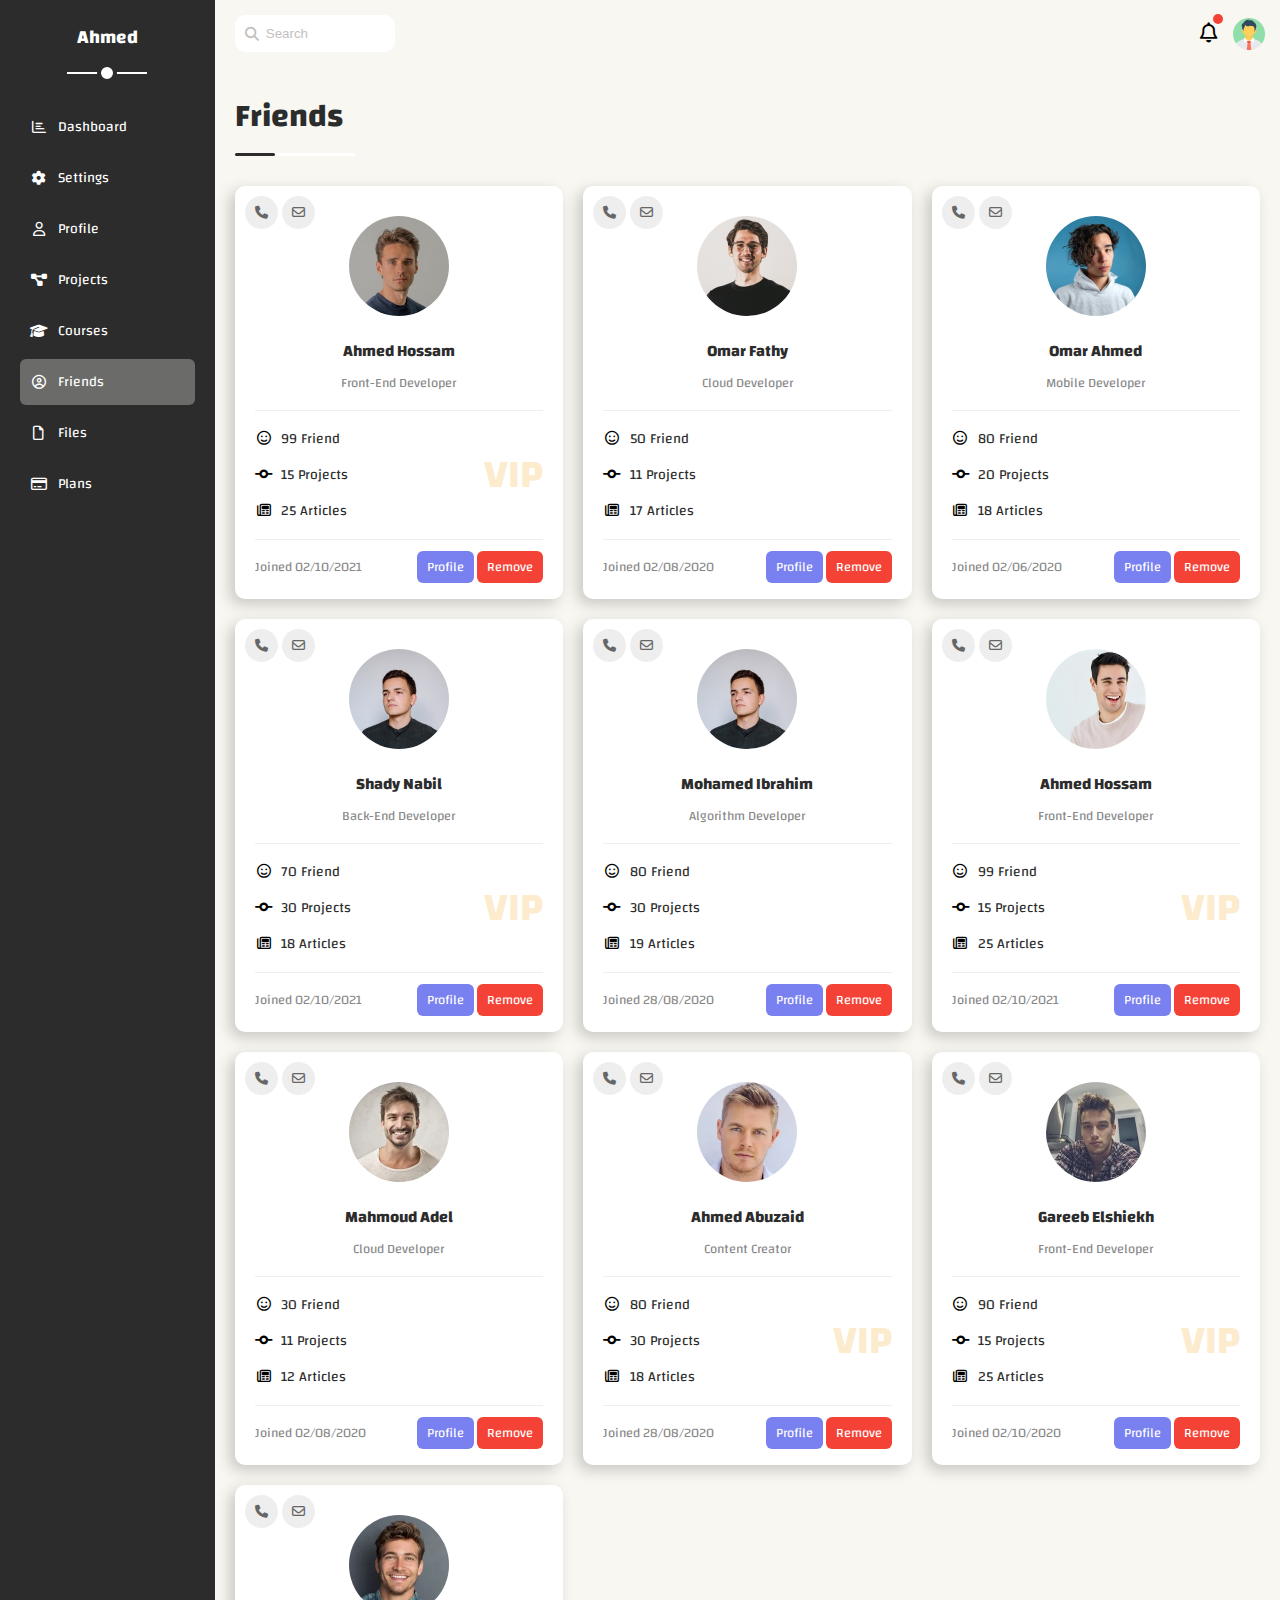
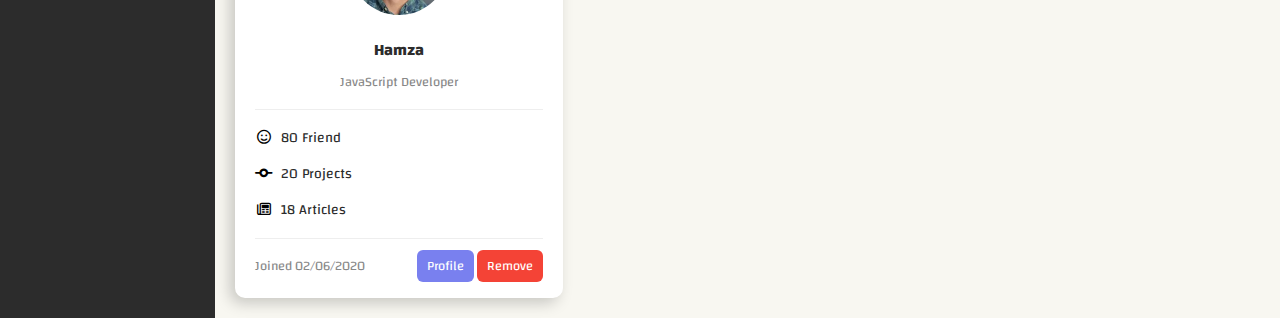
<file: friends.html>
<!DOCTYPE html>
<html lang="en">
<head>
    <meta charset="UTF-8">
    <meta http-equiv="X-UA-Compatible" content="IE=edge">
    <meta name="viewport" content="width=device-width, initial-scale=1.0">
    <title>Friends</title>
    <link rel="stylesheet" href="css/all.min.css">
    <link rel="stylesheet" href="css/framework.css">
    <link rel="stylesheet" href="css/main.css">
    <link rel="preconnect" href="https://fonts.googleapis.com">
    <link rel="preconnect" href="https://fonts.gstatic.com" crossorigin>
    <link href="https://fonts.googleapis.com/css2?family=Changa:wght@300;500&display=swap" rel="stylesheet">
</head>
<body>
    <div class="page d-flex">
        <div class="sidebar bg-black p-20 position-relative">
            <h3 class="p-relative txt-c mt-0 c-white">Ahmed</h3>
            <ul>
                <li>
                    <a class="d-flex align-center fs-14 c-white rad-6 p-10" href="index.html">
                        <i class="fa-regular fa-chart-bar fa-fw"></i>
                        <span>Dashboard</span>
                    </a>
                </li>
                <li>
                    <a class="d-flex align-center fs-14 c-white rad-6 p-10" href="settings.html">
                        <i class="fa-solid fa-gear fa-fw"></i>
                        <span>Settings</span>
                    </a>
                </li>
                <li>
                    <a class="d-flex align-center fs-14 c-white rad-6 p-10" href="profile.html">
                        <i class="fa-regular fa-user fa-fw"></i>
                        <span>Profile</span>
                    </a>
                </li>
                <li>
                    <a class="d-flex align-center fs-14 c-white rad-6 p-10" href="projects.html">
                        <i class="fa-solid fa-diagram-project fa-fw"></i>
                        <span>Projects</span>
                    </a>
                </li>
                <li>
                    <a class="d-flex align-center fs-14 c-white rad-6 p-10" href="courses.html">
                        <i class="fa-solid fa-graduation-cap fa-fw"></i>
                        <span>Courses</span>
                    </a>
                </li>
                <li>
                    <a class="active d-flex align-center fs-14 c-white rad-6 p-10" href="friends.html">
                        <i class="fa-regular fa-circle-user fa-fw"></i>
                        <span>Friends</span>
                    </a>
                </li>
                <li>
                    <a class="d-flex align-center fs-14 c-white rad-6 p-10" href="files.html">
                        <i class="fa-regular fa-file fa-fw"></i>
                        <span>Files</span>
                    </a>
                </li>
                <li>
                    <a class="d-flex align-center fs-14 c-white rad-6 p-10" href="plans.html">
                        <i class="fa-regular fa-credit-card fa-fw"></i>
                        <span>Plans</span>
                    </a>
                </li>
            </ul>
        </div>
        <div class="content w-full">
            <!-- Start Head -->
            <div class="head p-15 between-flex">
                <div class="search p-relative">
                    <input class="p-10" type="search" placeholder="Search">
                </div>
                <div class="icons d-flex align-center">
                    <span class="notification p-relative">
                        <i class="fa-regular fa-bell fa-lg"></i>
                    </span>
                    <img src="images/avatar.png" alt="">
                </div>
            </div>
            <!-- End Head -->
            <h1 class="p-relative c-black">Friends</h1>
            <div class="friends-page d-grid m-20 gap-20">
                <div class="box-shadow friend bg-white rad-10 p-20 p-relative">
                    <div class="contact">
                        <i class="fa-solid fa-phone"></i>
                        <i class="fa-regular fa-envelope"></i>
                    </div>
                    <div class="txt-c">
                        <img class="rad-half mt-10 mb-10 w-100 h-100" src="images/friend-01.jpg" alt="">
                        <h4 class="c-black m-0">Ahmed Hossam</h4>
                        <p class="c-grey fs-13 mt-5 mb-0">Front-End Developer</p>
                    </div>
                    <div class="icons fs-14 p-relative">
                        <div class="mb-10">
                            <i class="fa-regular fa-face-smile fa-fw"></i>
                            <span class="c-black">99 Friend</span>
                        </div>
                        <div class="mb-10">
                            <i class="fa-solid fa-code-commit fa-fw"></i>
                            <span class="c-black">15 Projects</span>
                        </div>
                        <div>
                            <i class="fa-regular fa-newspaper fa-fw"></i>
                            <span class="c-black">25 Articles</span>
                        </div>
                        <span class="vip fw-bold c-orange">VIP</span>
                    </div>
                    <div class="info between-flex fs-13">
                        <span class="c-grey">Joined 02/10/2021</span>
                        <div>
                            <a class="bg-blue c-white btn-shape" href="profile.html">Profile</a>
                            <a class="bg-red c-white btn-shape" href="#">Remove</a>
                        </div>
                    </div>
                </div>
                <div class="box-shadow friend bg-white rad-10 p-20 p-relative">
                    <div class="contact">
                        <i class="fa-solid fa-phone"></i>
                        <i class="fa-regular fa-envelope"></i>
                    </div>
                    <div class="txt-c">
                        <img class="rad-half mt-10 mb-10 w-100 h-100" src="images/friend-02.jpg" alt="">
                        <h4 class="c-black m-0">Omar Fathy</h4>
                        <p class="c-grey fs-13 mt-5 mb-0">Cloud Developer</p>
                    </div>
                    <div class="icons fs-14 p-relative">
                        <div class="mb-10">
                            <i class="fa-regular fa-face-smile fa-fw"></i>
                            <span class="c-black">50 Friend</span>
                        </div>
                        <div class="mb-10">
                            <i class="fa-solid fa-code-commit fa-fw"></i>
                            <span class="c-black">11 Projects</span>
                        </div>
                        <div>
                            <i class="fa-regular fa-newspaper fa-fw"></i>
                            <span class="c-black">17 Articles</span>
                        </div>
                    </div>
                    <div class="info between-flex fs-13">
                        <span class="c-grey">Joined 02/08/2020</span>
                        <div>
                            <a class="bg-blue c-white btn-shape" href="profile.html">Profile</a>
                            <a class="bg-red c-white btn-shape" href="#">Remove</a>
                        </div>
                    </div>
                </div>
                <div class="box-shadow friend bg-white rad-10 p-20 p-relative">
                    <div class="contact">
                        <i class="fa-solid fa-phone"></i>
                        <i class="fa-regular fa-envelope"></i>
                    </div>
                    <div class="txt-c">
                        <img class="rad-half mt-10 mb-10 w-100 h-100" src="images/friend-03.jpg" alt="">
                        <h4 class="c-black m-0">Omar Ahmed</h4>
                        <p class="c-grey fs-13 mt-5 mb-0">Mobile Developer</p>
                    </div>
                    <div class="icons fs-14 p-relative">
                        <div class="mb-10">
                            <i class="fa-regular fa-face-smile fa-fw"></i>
                            <span class="c-black">80 Friend</span>
                        </div>
                        <div class="mb-10">
                            <i class="fa-solid fa-code-commit fa-fw"></i>
                            <span class="c-black">20 Projects</span>
                        </div>
                        <div>
                            <i class="fa-regular fa-newspaper fa-fw"></i>
                            <span class="c-black">18 Articles</span>
                        </div>
                    </div>
                    <div class="info between-flex fs-13">
                        <span class="c-grey">Joined 02/06/2020</span>
                        <div>
                            <a class="bg-blue c-white btn-shape" href="profile.html">Profile</a>
                            <a class="bg-red c-white btn-shape" href="#">Remove</a>
                        </div>
                    </div>
                </div>
                <div class="box-shadow friend bg-white rad-10 p-20 p-relative">
                    <div class="contact">
                        <i class="fa-solid fa-phone"></i>
                        <i class="fa-regular fa-envelope"></i>
                    </div>
                    <div class="txt-c">
                        <img class="rad-half mt-10 mb-10 w-100 h-100" src="images/friend-04.jpg" alt="">
                        <h4 class="c-black m-0">Shady Nabil</h4>
                        <p class="c-grey fs-13 mt-5 mb-0">Back-End Developer</p>
                    </div>
                    <div class="icons fs-14 p-relative">
                        <div class="mb-10">
                            <i class="fa-regular fa-face-smile fa-fw"></i>
                            <span class="c-black">70 Friend</span>
                        </div>
                        <div class="mb-10">
                            <i class="fa-solid fa-code-commit fa-fw"></i>
                            <span class="c-black">30 Projects</span>
                        </div>
                        <div>
                            <i class="fa-regular fa-newspaper fa-fw"></i>
                            <span class="c-black">18 Articles</span>
                        </div>
                        <span class="vip fw-bold c-orange">VIP</span>
                    </div>
                    <div class="info between-flex fs-13">
                        <span class="c-grey">Joined 02/10/2021</span>
                        <div>
                            <a class="bg-blue c-white btn-shape" href="profile.html">Profile</a>
                            <a class="bg-red c-white btn-shape" href="#">Remove</a>
                        </div>
                    </div>
                </div>
                <div class="box-shadow friend bg-white rad-10 p-20 p-relative">
                    <div class="contact">
                        <i class="fa-solid fa-phone"></i>
                        <i class="fa-regular fa-envelope"></i>
                    </div>
                    <div class="txt-c">
                        <img class="rad-half mt-10 mb-10 w-100 h-100" src="images/friend-04.jpg" alt="">
                        <h4 class="c-black m-0">Mohamed Ibrahim</h4>
                        <p class="c-grey fs-13 mt-5 mb-0">Algorithm Developer</p>
                    </div>
                    <div class="icons fs-14 p-relative">
                        <div class="mb-10">
                            <i class="fa-regular fa-face-smile fa-fw"></i>
                            <span class="c-black">80 Friend</span>
                        </div>
                        <div class="mb-10">
                            <i class="fa-solid fa-code-commit fa-fw"></i>
                            <span class="c-black">30 Projects</span>
                        </div>
                        <div>
                            <i class="fa-regular fa-newspaper fa-fw"></i>
                            <span class="c-black">19 Articles</span>
                        </div>
                    </div>
                    <div class="info between-flex fs-13">
                        <span class="c-grey">Joined 28/08/2020</span>
                        <div>
                            <a class="bg-blue c-white btn-shape" href="profile.html">Profile</a>
                            <a class="bg-red c-white btn-shape" href="#">Remove</a>
                        </div>
                    </div>
                </div>
                <div class="box-shadow friend bg-white rad-10 p-20 p-relative">
                    <div class="contact">
                        <i class="fa-solid fa-phone"></i>
                        <i class="fa-regular fa-envelope"></i>
                    </div>
                    <div class="txt-c">
                        <img class="rad-half mt-10 mb-10 w-100 h-100" src="images/friend-06.webp" alt="">
                        <h4 class="c-black m-0">Ahmed Hossam</h4>
                        <p class="c-grey fs-13 mt-5 mb-0">Front-End Developer</p>
                    </div>
                    <div class="icons fs-14 p-relative">
                        <div class="mb-10">
                            <i class="fa-regular fa-face-smile fa-fw"></i>
                            <span class="c-black">99 Friend</span>
                        </div>
                        <div class="mb-10">
                            <i class="fa-solid fa-code-commit fa-fw"></i>
                            <span class="c-black">15 Projects</span>
                        </div>
                        <div>
                            <i class="fa-regular fa-newspaper fa-fw"></i>
                            <span class="c-black">25 Articles</span>
                        </div>
                        <span class="vip fw-bold c-orange">VIP</span>
                    </div>
                    <div class="info between-flex fs-13">
                        <span class="c-grey">Joined 02/10/2021</span>
                        <div>
                            <a class="bg-blue c-white btn-shape" href="profile.html">Profile</a>
                            <a class="bg-red c-white btn-shape" href="#">Remove</a>
                        </div>
                    </div>
                </div>
                <div class="box-shadow friend bg-white rad-10 p-20 p-relative">
                    <div class="contact">
                        <i class="fa-solid fa-phone"></i>
                        <i class="fa-regular fa-envelope"></i>
                    </div>
                    <div class="txt-c">
                        <img class="rad-half mt-10 mb-10 w-100 h-100" src="images/friend-07.webp" alt="">
                        <h4 class="c-black m-0">Mahmoud Adel</h4>
                        <p class="c-grey fs-13 mt-5 mb-0">Cloud Developer</p>
                    </div>
                    <div class="icons fs-14 p-relative">
                        <div class="mb-10">
                            <i class="fa-regular fa-face-smile fa-fw"></i>
                            <span class="c-black">30 Friend</span>
                        </div>
                        <div class="mb-10">
                            <i class="fa-solid fa-code-commit fa-fw"></i>
                            <span class="c-black">11 Projects</span>
                        </div>
                        <div>
                            <i class="fa-regular fa-newspaper fa-fw"></i>
                            <span class="c-black">12 Articles</span>
                        </div>
                    </div>
                    <div class="info between-flex fs-13">
                        <span class="c-grey">Joined 02/08/2020</span>
                        <div>
                            <a class="bg-blue c-white btn-shape" href="profile.html">Profile</a>
                            <a class="bg-red c-white btn-shape" href="#">Remove</a>
                        </div>
                    </div>
                </div>
                <div class="box-shadow friend bg-white rad-10 p-20 p-relative">
                    <div class="contact">
                        <i class="fa-solid fa-phone"></i>
                        <i class="fa-regular fa-envelope"></i>
                    </div>
                    <div class="txt-c">
                        <img class="rad-half mt-10 mb-10 w-100 h-100" src="images/friend-08.webp" alt="">
                        <h4 class="c-black m-0">Ahmed Abuzaid</h4>
                        <p class="c-grey fs-13 mt-5 mb-0">Content Creator</p>
                    </div>
                    <div class="icons fs-14 p-relative">
                        <div class="mb-10">
                            <i class="fa-regular fa-face-smile fa-fw"></i>
                            <span class="c-black">80 Friend</span>
                        </div>
                        <div class="mb-10">
                            <i class="fa-solid fa-code-commit fa-fw"></i>
                            <span class="c-black">30 Projects</span>
                        </div>
                        <div>
                            <i class="fa-regular fa-newspaper fa-fw"></i>
                            <span class="c-black">18 Articles</span>
                        </div>
                        <span class="vip fw-bold c-orange">VIP</span>
                    </div>
                    <div class="info between-flex fs-13">
                        <span class="c-grey">Joined 28/08/2020</span>
                        <div>
                            <a class="bg-blue c-white btn-shape" href="profile.html">Profile</a>
                            <a class="bg-red c-white btn-shape" href="#">Remove</a>
                        </div>
                    </div>
                </div>
                <div class="box-shadow friend bg-white rad-10 p-20 p-relative">
                    <div class="contact">
                        <i class="fa-solid fa-phone"></i>
                        <i class="fa-regular fa-envelope"></i>
                    </div>
                    <div class="txt-c">
                        <img class="rad-half mt-10 mb-10 w-100 h-100" src="images/friend-09.webp" alt="">
                        <h4 class="c-black m-0">Gareeb Elshiekh</h4>
                        <p class="c-grey fs-13 mt-5 mb-0">Front-End Developer</p>
                    </div>
                    <div class="icons fs-14 p-relative">
                        <div class="mb-10">
                            <i class="fa-regular fa-face-smile fa-fw"></i>
                            <span class="c-black">90 Friend</span>
                        </div>
                        <div class="mb-10">
                            <i class="fa-solid fa-code-commit fa-fw"></i>
                            <span class="c-black">15 Projects</span>
                        </div>
                        <div>
                            <i class="fa-regular fa-newspaper fa-fw"></i>
                            <span class="c-black">25 Articles</span>
                        </div>
                        <span class="vip fw-bold c-orange">VIP</span>
                    </div>
                    <div class="info between-flex fs-13">
                        <span class="c-grey">Joined 02/10/2020</span>
                        <div>
                            <a class="bg-blue c-white btn-shape" href="profile.html">Profile</a>
                            <a class="bg-red c-white btn-shape" href="#">Remove</a>
                        </div>
                    </div>
                </div>
                <div class="box-shadow friend bg-white rad-10 p-20 p-relative bottom">
                    <div class="contact">
                        <i class="fa-solid fa-phone"></i>
                        <i class="fa-regular fa-envelope"></i>
                    </div>
                    <div class="txt-c">
                        <img class="rad-half mt-10 mb-10 w-100 h-100" src="images/friend-10.webp" alt="">
                        <h4 class="c-black m-0">Hamza</h4>
                        <p class="c-grey fs-13 mt-5 mb-0">JavaScript Developer</p>
                    </div>
                    <div class="icons fs-14 p-relative">
                        <div class="mb-10">
                            <i class="fa-regular fa-face-smile fa-fw"></i>
                            <span class="c-black">80 Friend</span>
                        </div>
                        <div class="mb-10">
                            <i class="fa-solid fa-code-commit fa-fw"></i>
                            <span class="c-black">20 Projects</span>
                        </div>
                        <div>
                            <i class="fa-regular fa-newspaper fa-fw"></i>
                            <span class="c-black">18 Articles</span>
                        </div>
                    </div>
                    <div class="info between-flex fs-13">
                        <span class="c-grey">Joined 02/06/2020</span>
                        <div>
                            <a class="bg-blue c-white btn-shape" href="profile.html">Profile</a>
                            <a class="bg-red c-white btn-shape" href="#">Remove</a>
                        </div>
                    </div>
                </div>
            </div>
        </div>
    </div>
</body>
</html>
</file>
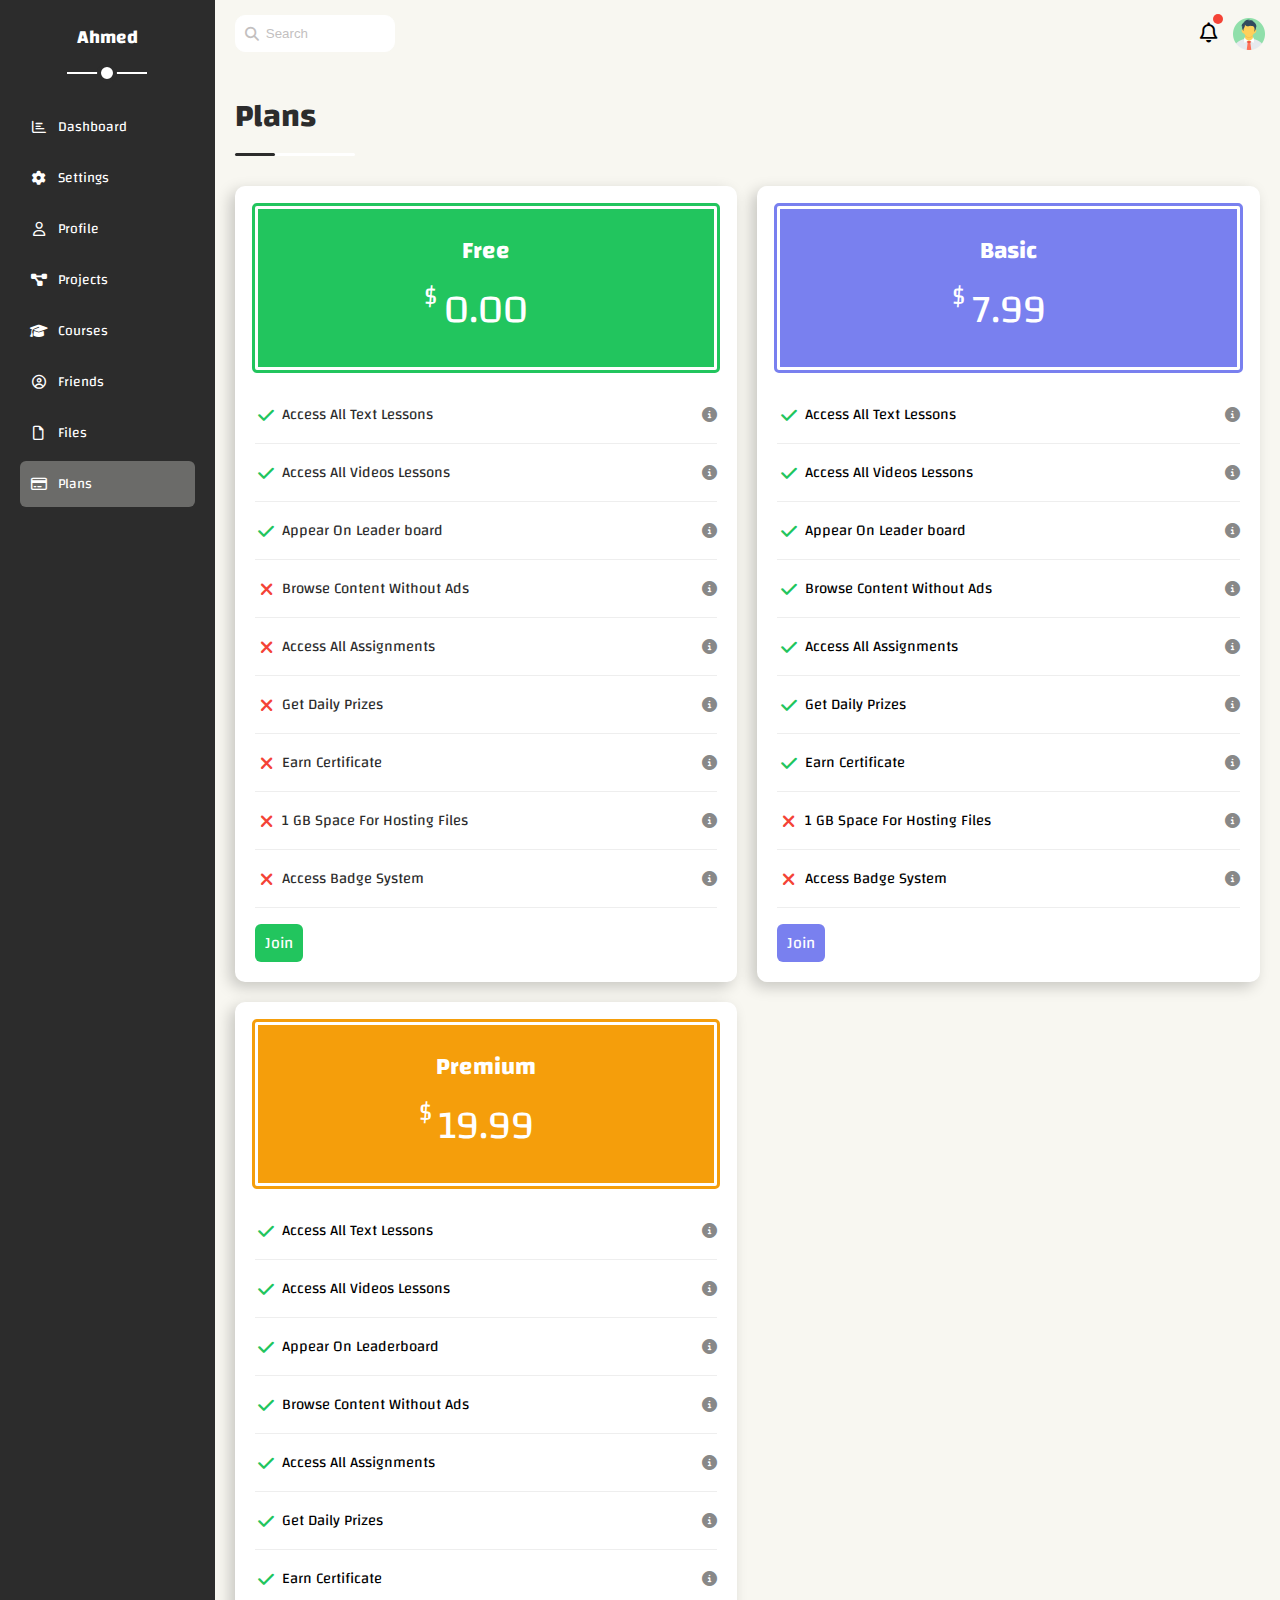
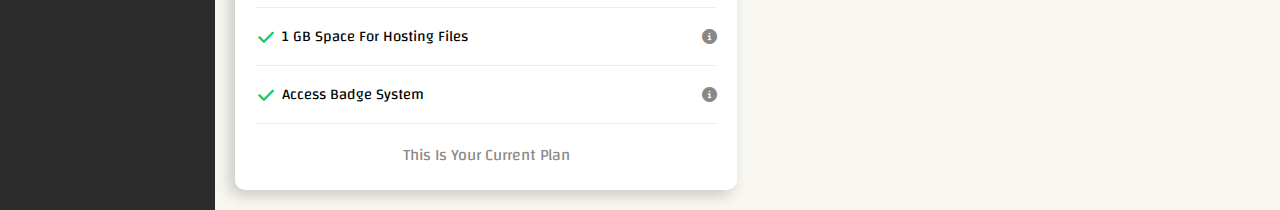
<file: plans.html>
<!DOCTYPE html>
<html lang="en">
<head>
    <meta charset="UTF-8">
    <meta http-equiv="X-UA-Compatible" content="IE=edge">
    <meta name="viewport" content="width=device-width, initial-scale=1.0">
    <title>Plans</title>
    <link rel="stylesheet" href="css/all.min.css">
    <link rel="stylesheet" href="css/framework.css">
    <link rel="stylesheet" href="css/main.css">
    <link rel="preconnect" href="https://fonts.googleapis.com">
    <link rel="preconnect" href="https://fonts.gstatic.com" crossorigin>
    <link href="https://fonts.googleapis.com/css2?family=Changa:wght@300;500&display=swap" rel="stylesheet">
</head>
<body>
    <div class="page d-flex">
        <div class="sidebar bg-black p-20 position-relative">
            <h3 class="p-relative txt-c mt-0 c-white">Ahmed</h3>
            <ul>
                <li>
                    <a class="d-flex align-center fs-14 c-white rad-6 p-10" href="index.html">
                        <i class="fa-regular fa-chart-bar fa-fw"></i>
                        <span>Dashboard</span>
                    </a>
                </li>
                <li>
                    <a class="d-flex align-center fs-14 c-white rad-6 p-10" href="settings.html">
                        <i class="fa-solid fa-gear fa-fw"></i>
                        <span>Settings</span>
                    </a>
                </li>
                <li>
                    <a class="d-flex align-center fs-14 c-white rad-6 p-10" href="profile.html">
                        <i class="fa-regular fa-user fa-fw"></i>
                        <span>Profile</span>
                    </a>
                </li>
                <li>
                    <a class="d-flex align-center fs-14 c-white rad-6 p-10" href="projects.html">
                        <i class="fa-solid fa-diagram-project fa-fw"></i>
                        <span>Projects</span>
                    </a>
                </li>
                <li>
                    <a class="d-flex align-center fs-14 c-white rad-6 p-10" href="courses.html">
                        <i class="fa-solid fa-graduation-cap fa-fw"></i>
                        <span>Courses</span>
                    </a>
                </li>
                <li>
                    <a class="d-flex align-center fs-14 c-white rad-6 p-10" href="friends.html">
                        <i class="fa-regular fa-circle-user fa-fw"></i>
                        <span>Friends</span>
                    </a>
                </li>
                <li>
                    <a class="d-flex align-center fs-14 c-white rad-6 p-10" href="files.html">
                        <i class="fa-regular fa-file fa-fw"></i>
                        <span>Files</span>
                    </a>
                </li>
                <li>
                    <a class="active d-flex align-center fs-14 c-white rad-6 p-10" href="plans.html">
                        <i class="fa-regular fa-credit-card fa-fw"></i>
                        <span>Plans</span>
                    </a>
                </li>
            </ul>
        </div>
        <div class="content w-full">
            <!-- Start Head -->
            <div class="head p-15 between-flex">
                <div class="search p-relative">
                    <input class="p-10" type="search" placeholder="Search">
                </div>
                <div class="icons d-flex align-center">
                    <span class="notification p-relative">
                        <i class="fa-regular fa-bell fa-lg"></i>
                    </span>
                    <img src="images/avatar.png" alt="">
                </div>
            </div>
            <!-- End Head -->
            <h1 class="p-relative c-black">Plans</h1>
            <div class="plans-page d-grid m-20 gap-20">
                <div class="box-shadow plan green bg-white p-20 rad-10">
                    <div class="top bg-green txt-c p-20">
                        <h2 class="m-0 c-white">Free</h2>
                        <div class="price c-white"><span>$</span>0.00</div>
                    </div>
                    <ul>
                        <li>
                            <i class="fa-solid fa-check fa-fw yes"></i>
                            <span class="c-black">Access All Text Lessons</span>
                            <i class="fa-solid fa-circle-info help"></i>
                        </li>
                        <li>
                            <i class="fa-solid fa-check fa-fw yes"></i>
                            <span class="c-black">Access All Videos Lessons</span>
                            <i class="fa-solid fa-circle-info help"></i>
                        </li>
                        <li>
                            <i class="fa-solid fa-check fa-fw yes"></i>
                            <span class="c-black">Appear On Leader board</span>
                            <i class="fa-solid fa-circle-info help"></i>
                        </li>
                        <li>
                            <i class="fa-solid fa-xmark fa-fw"></i>
                            <span class="c-black">Browse Content Without Ads</span>
                            <i class="fa-solid fa-circle-info help"></i>
                        </li>
                        <li>
                            <i class="fa-solid fa-xmark fa-fw"></i>
                            <span class="c-black">Access All Assignments</span>
                            <i class="fa-solid fa-circle-info help"></i>
                        </li>
                        <li>
                            <i class="fa-solid fa-xmark fa-fw"></i>
                            <span class="c-black">Get Daily Prizes</span>
                            <i class="fa-solid fa-circle-info help"></i>
                        </li>
                        <li>
                            <i class="fa-solid fa-xmark fa-fw"></i>
                            <span class="c-black">Earn Certificate</span>
                            <i class="fa-solid fa-circle-info help"></i>
                        </li>
                        <li>
                            <i class="fa-solid fa-xmark fa-fw"></i>
                            <span class="c-black">1 GB Space For Hosting Files</span>
                            <i class="fa-solid fa-circle-info help"></i>
                        </li>
                        <li>
                            <i class="fa-solid fa-xmark fa-fw"></i>
                            <span class="c-black">Access Badge System</span>
                            <i class="fa-solid fa-circle-info help"></i>
                        </li>
                    </ul>
                    <a href="#" class="btn-shape bg-green c-white d-block w-fit">Join</a>
                </div>
                <div class="box-shadow plan blue bg-white p-20 rad-10">
                    <div class="top bg-blue txt-c p-20">
                        <h2 class="m-0 c-white">Basic</h2>
                        <div class="price c-white"><span>$</span>7.99</div>
                    </div>
                    <ul class="list-none p-0">
                        <li>
                            <i class="fa-solid fa-check fa-fw yes"></i>
                            <span>Access All Text Lessons</span>
                            <i class="fa-solid fa-circle-info help"></i>
                        </li>
                        <li>
                            <i class="fa-solid fa-check fa-fw yes"></i>
                            <span>Access All Videos Lessons</span>
                            <i class="fa-solid fa-circle-info help"></i>
                        </li>
                        <li>
                            <i class="fa-solid fa-check fa-fw yes"></i>
                            <span>Appear On Leader board</span>
                            <i class="fa-solid fa-circle-info help"></i>
                        </li>
                        <li>
                            <i class="fa-solid fa-check fa-fw yes"></i>
                            <span>Browse Content Without Ads</span>
                            <i class="fa-solid fa-circle-info help"></i>
                        </li>
                        <li>
                            <i class="fa-solid fa-check fa-fw yes"></i>
                            <span>Access All Assignments</span>
                            <i class="fa-solid fa-circle-info help"></i>
                        </li>
                        <li>
                            <i class="fa-solid fa-check fa-fw yes"></i>
                            <span>Get Daily Prizes</span>
                            <i class="fa-solid fa-circle-info help"></i>
                        </li>
                        <li>
                            <i class="fa-solid fa-check fa-fw yes"></i>
                            <span>Earn Certificate</span>
                            <i class="fa-solid fa-circle-info help"></i>
                        </li>
                        <li>
                            <i class="fa-solid fa-xmark fa-fw"></i>
                            <span>1 GB Space For Hosting Files</span>
                            <i class="fa-solid fa-circle-info help"></i>
                        </li>
                        <li>
                            <i class="fa-solid fa-xmark fa-fw"></i>
                            <span>Access Badge System</span>
                            <i class="fa-solid fa-circle-info help"></i>
                        </li>
                    </ul>
                    <a href="#" class="btn-shape bg-blue c-white d-block w-fit">Join</a>
                </div>
                <div class="box-shadow plan orange bg-white p-20 rad-10 bottom">
                    <div class="top bg-orange txt-c p-20">
                        <h2 class="m-0 c-white">Premium</h2>
                        <div class="price c-white"><span>$</span>19.99</div>
                    </div>
                    <ul class="list-none p-0">
                        <li>
                            <i class="fa-solid fa-check fa-fw yes"></i>
                            <span>Access All Text Lessons</span>
                            <i class="fa-solid fa-circle-info help"></i>
                        </li>
                        <li>
                            <i class="fa-solid fa-check fa-fw yes"></i>
                            <span>Access All Videos Lessons</span>
                            <i class="fa-solid fa-circle-info help"></i>
                        </li>
                        <li>
                            <i class="fa-solid fa-check fa-fw yes"></i>
                            <span>Appear On Leaderboard</span>
                            <i class="fa-solid fa-circle-info help"></i>
                        </li>
                        <li>
                            <i class="fa-solid fa-check fa-fw yes"></i>
                            <span>Browse Content Without Ads</span>
                            <i class="fa-solid fa-circle-info help"></i>
                        </li>
                        <li>
                            <i class="fa-solid fa-check fa-fw yes"></i>
                            <span>Access All Assignments</span>
                            <i class="fa-solid fa-circle-info help"></i>
                        </li>
                        <li>
                            <i class="fa-solid fa-check fa-fw yes"></i>
                            <span>Get Daily Prizes</span>
                            <i class="fa-solid fa-circle-info help"></i>
                        </li>
                        <li>
                            <i class="fa-solid fa-check fa-fw yes"></i>
                            <span>Earn Certificate</span>
                            <i class="fa-solid fa-circle-info help"></i>
                        </li>
                        <li>
                            <i class="fa-solid fa-check fa-fw yes"></i>
                            <span>1 GB Space For Hosting Files</span>
                            <i class="fa-solid fa-circle-info help"></i>
                        </li>
                        <li>
                            <i class="fa-solid fa-check fa-fw yes"></i>
                            <span>Access Badge System</span>
                            <i class="fa-solid fa-circle-info help"></i>
                        </li>
                    </ul>
                    <p class="c-grey m-0 txt-c">This Is Your Current Plan</p>
                </div>
            </div>
        </div>
    </div>
</body>
</html>
</file>
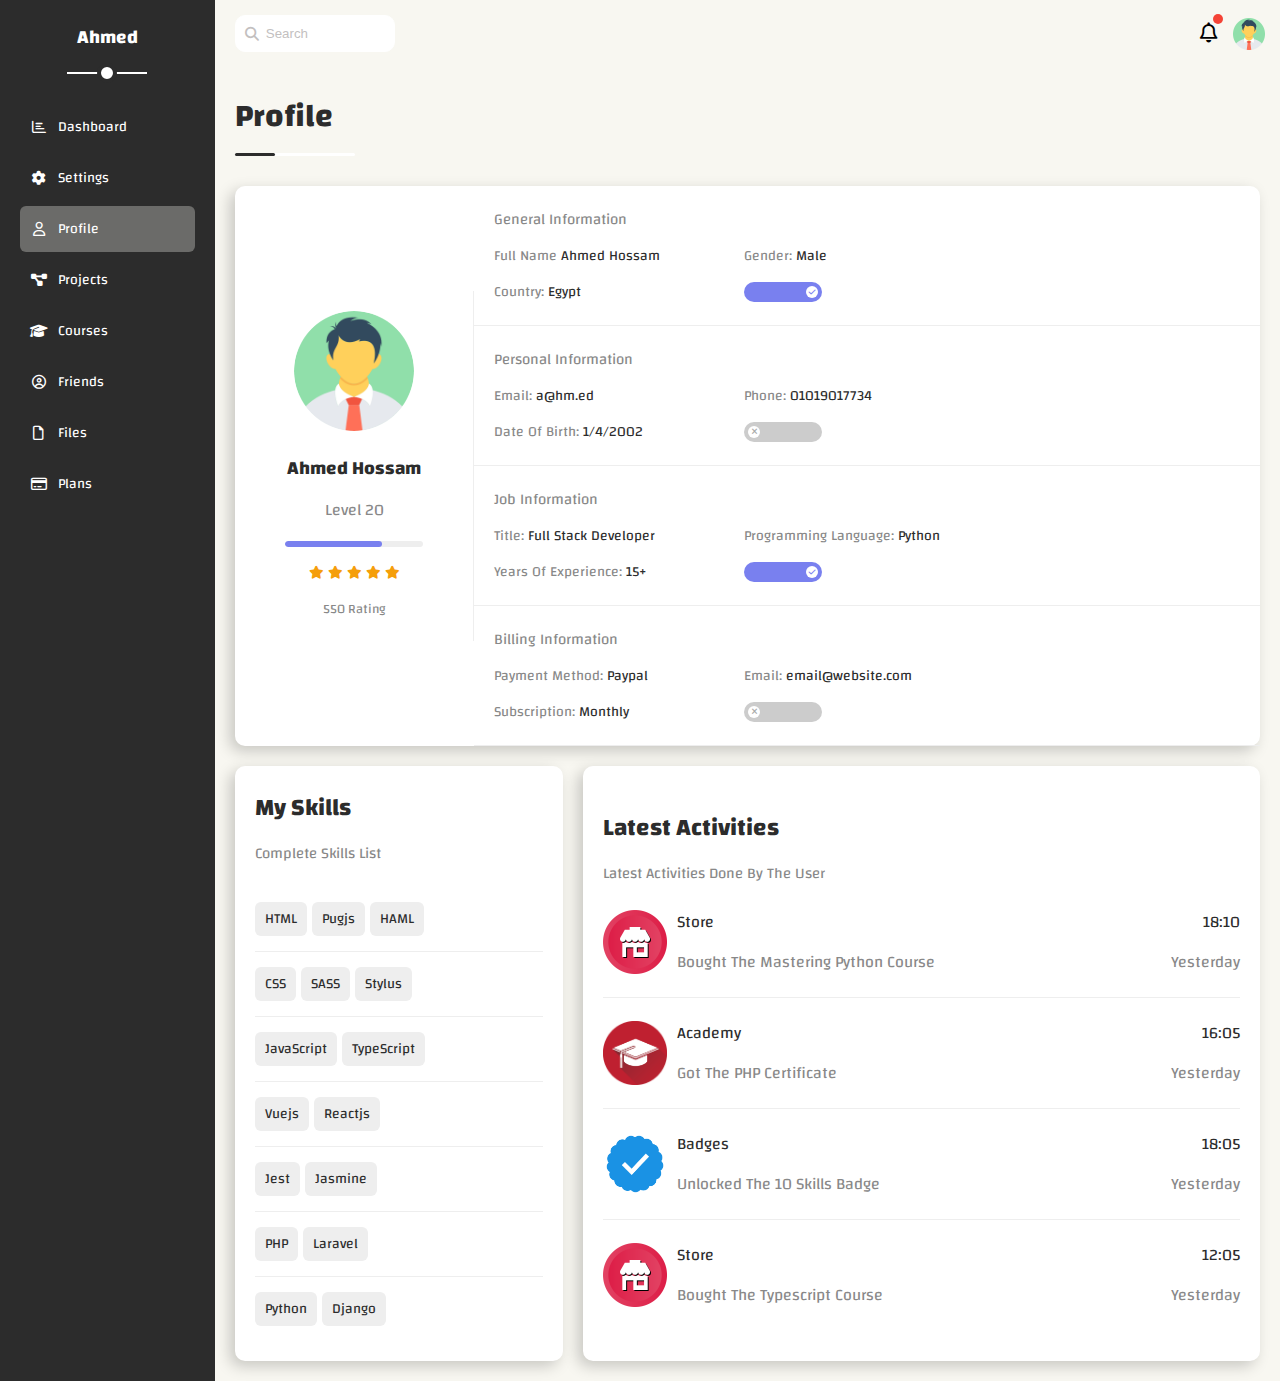
<file: profile.html>
<!DOCTYPE html>
<html lang="en">
<head>
    <meta charset="UTF-8">
    <meta http-equiv="X-UA-Compatible" content="IE=edge">
    <meta name="viewport" content="width=device-width, initial-scale=1.0">
    <title>Profile</title>
    <link rel="stylesheet" href="css/all.min.css">
    <link rel="stylesheet" href="css/framework.css">
    <link rel="stylesheet" href="css/main.css">
    <link rel="preconnect" href="https://fonts.googleapis.com">
    <link rel="preconnect" href="https://fonts.gstatic.com" crossorigin>
    <link href="https://fonts.googleapis.com/css2?family=Changa:wght@300;500&display=swap" rel="stylesheet">
</head>
<body>
    <div class="page d-flex">
        <div class="sidebar bg-black p-20 position-relative">
            <h3 class="p-relative txt-c mt-0 c-white">Ahmed</h3>
            <ul>
                <li>
                    <a class="d-flex align-center fs-14 c-white rad-6 p-10" href="index.html">
                        <i class="fa-regular fa-chart-bar fa-fw"></i>
                        <span>Dashboard</span>
                    </a>
                </li>
                <li>
                    <a class="d-flex align-center fs-14 c-white rad-6 p-10" href="settings.html">
                        <i class="fa-solid fa-gear fa-fw"></i>
                        <span>Settings</span>
                    </a>
                </li>
                <li>
                    <a class="active d-flex align-center fs-14 c-white rad-6 p-10" href="profile.html">
                        <i class="fa-regular fa-user fa-fw"></i>
                        <span>Profile</span>
                    </a>
                </li>
                <li>
                    <a class="d-flex align-center fs-14 c-white rad-6 p-10" href="projects.html">
                        <i class="fa-solid fa-diagram-project fa-fw"></i>
                        <span>Projects</span>
                    </a>
                </li>
                <li>
                    <a class="d-flex align-center fs-14 c-white rad-6 p-10" href="courses.html">
                        <i class="fa-solid fa-graduation-cap fa-fw"></i>
                        <span>Courses</span>
                    </a>
                </li>
                <li>
                    <a class="d-flex align-center fs-14 c-white rad-6 p-10" href="friends.html">
                        <i class="fa-regular fa-circle-user fa-fw"></i>
                        <span>Friends</span>
                    </a>
                </li>
                <li>
                    <a class="d-flex align-center fs-14 c-white rad-6 p-10" href="files.html">
                        <i class="fa-regular fa-file fa-fw"></i>
                        <span>Files</span>
                    </a>
                </li>
                <li>
                    <a class="d-flex align-center fs-14 c-white rad-6 p-10" href="plans.html">
                        <i class="fa-regular fa-credit-card fa-fw"></i>
                        <span>Plans</span>
                    </a>
                </li>
            </ul>
        </div>
        <div class="content w-full">
            <!-- Start Head -->
            <div class="head p-15 between-flex">
                <div class="search p-relative">
                    <input class="p-10" type="search" placeholder="Search">
                </div>
                <div class="icons d-flex align-center">
                    <span class="notification p-relative">
                        <i class="fa-regular fa-bell fa-lg"></i>
                    </span>
                    <img src="images/avatar.png" alt="">
                </div>
            </div>
            <!-- End Head -->
            <h1 class="p-relative c-black">Profile</h1>
            <div class="profile-page m-20">
                <!-- Start Overview -->
                <div class="box-shadow overview bg-white rad-10 d-flex align-center">
                    <div class="avatar-box txt-c p-20">
                        <img decoding="async" class="rad-half mb-10" src="images/avatar.png" alt="">
                        <h3 class="c-black m-0">Ahmed Hossam</h3>
                        <p class="c-grey mt-10">Level 20</p>
                        <div class="level rad-6 bg-eee p-relative">
                            <span style="width: 70%"></span>
                        </div>
                        <div class="rating mt-10 mb-10">
                            <i class="fa-solid fa-star c-orange fs-13"></i>
                            <i class="fa-solid fa-star c-orange fs-13"></i>
                            <i class="fa-solid fa-star c-orange fs-13"></i>
                            <i class="fa-solid fa-star c-orange fs-13"></i>
                            <i class="fa-solid fa-star c-orange fs-13"></i>
                        </div>
                        <p class="c-grey m-0 fs-13">550 Rating</p>
                    </div>
                    <div class="info-box w-full txt-c-mobile">
                    <!-- Start Information Row -->
                        <div class="box p-20 d-flex align-center">
                            <h4 class="c-grey fs-15 m-0 w-full">General Information</h4>
                            <div class="fs-14">
                                <span class="c-grey">Full Name</span>
                                <span class="c-black">Ahmed Hossam</span>
                            </div>
                            <div class="fs-14">
                                <span class="c-grey">Gender:</span>
                                <span class="c-black">Male</span>
                            </div>
                            <div class="fs-14">
                                <span class="c-grey">Country:</span>
                                <span class="c-black">Egypt</span>
                            </div>
                            <div class="fs-14">
                                <label>
                                    <input class="toggle-checkbox" type="checkbox" checked>
                                    <div class="toggle-switch"></div>
                                </label>
                            </div>
                        </div>
                        <!-- End Information Row -->
                        <!-- Start Information Row -->
                        <div class="box p-20 d-flex align-center">
                            <h4 class="c-grey w-full fs-15 m-0">Personal Information</h4>
                            <div class="fs-14">
                                <span class="c-grey">Email:</span>
                                <span class="c-black">a@hm.ed</span>
                            </div>
                            <div class="fs-14">
                                <span class="c-grey">Phone:</span>
                                <span class="c-black">01019017734</span>
                            </div>
                            <div class="fs-14">
                                <span class="c-grey">Date Of Birth:</span>
                                <span class="c-black">1/4/2002</span>
                            </div>
                            <div class="fs-14">
                                <label>
                                    <input class="toggle-checkbox" type="checkbox">
                                    <div class="toggle-switch"></div>
                                </label>
                            </div>
                        </div>
                        <!-- End Information Row -->
                        <!-- Start Information Row -->
                        <div class="box p-20 d-flex align-center">
                            <h4 class="c-grey w-full fs-15 m-0">Job Information</h4>
                            <div class="fs-14">
                                <span class="c-grey">Title:</span>
                                <span class="c-black">Full Stack Developer</span>
                            </div>
                            <div class="fs-14">
                                <span class="c-grey">Programming Language:</span>
                                <span class="c-black">Python</span>
                            </div>
                            <div class="fs-14">
                                <span class="c-grey">Years Of Experience:</span>
                                <span class="c-black">15+</span>
                            </div>
                            <div class="fs-14">
                                <label>
                                    <input class="toggle-checkbox" type="checkbox" checked>
                                    <div class="toggle-switch"></div>
                                </label>
                            </div>
                        </div>
                        <!-- End Information Row -->
                        <!-- Start Information Row -->
                        <div class="box p-20 d-flex align-center">
                            <h4 class="c-grey w-full fs-15 m-0">Billing Information</h4>
                            <div class="fs-14">
                                <span class="c-grey">Payment Method:</span>
                                <span class="c-black">Paypal</span>
                            </div>
                            <div class="fs-14">
                                <span class="c-grey">Email:</span>
                                <span class="c-black">email@website.com</span>
                            </div>
                            <div class="fs-14">
                                <span class="c-grey">Subscription:</span>
                                <span class="c-black">Monthly</span>
                            </div>
                            <div class="fs-14">
                                <label>
                                    <input class="toggle-checkbox" type="checkbox">
                                    <div class="toggle-switch"></div>
                                </label>
                            </div>
                        </div>
                        <!-- End Information Row -->
                    </div>
                </div>
                <!-- End Overview -->
                <!-- Start Other Data -->
                <div class="other-data d-flex gap-20">
                    <div class="box-shadow skills-card p-20 bg-white rad-10 mt-20">
                        <h2 class="c-black mt-0 mb-10">My Skills</h2>
                        <p class="mt-0 mb-20 c-grey fs-15">Complete Skills List</p>
                        <ul class="m-0 txt-c-mobile">
                            <li><span class="c-black">HTML</span><span class="c-black">Pugjs</span><span class="c-black">HAML</span></li>
                            <li><span class="c-black">CSS</span><span class="c-black">SASS</span><span class="c-black">Stylus</span></li>
                            <li><span class="c-black">JavaScript</span><span class="c-black">TypeScript</span></li>
                            <li><span class="c-black">Vuejs</span><span class="c-black">Reactjs</span></li>
                            <li><span class="c-black">Jest</span><span class="c-black">Jasmine</span></li>
                            <li><span class="c-black">PHP</span><span class="c-black">Laravel</span></li>
                            <li><span class="c-black">Python</span><span class="c-black">Django</span></li>
                        </ul>
                    </div>
                    <div class="box-shadow activities p-20 bg-white rad-10 mt-20">
                        <h2 class="c-black mb-10">Latest Activities</h2>
                        <p class="mt-0 mb-20 c-grey fs-15">Latest Activities Done By The User</p>
                        <div class="activity d-flex align-center txt-c-mobile">
                            <img decoding="async" src="images/activity-01.png" alt="">
                            <div class="info">
                                <span class="c-black d-block mb-10">Store</span>
                                <span class="c-grey">Bought The Mastering Python Course</span>
                            </div>
                            <div class="date">
                                <span class="c-black d-block mb-10">18:10</span>
                                <span class="c-grey">Yesterday</span>
                            </div>
                        </div>
                        <div class="activity d-flex align-center txt-c-mobile">
                            <img decoding="async" src="images/activity-02.png" alt="">
                            <div class="info">
                                <span class="c-black d-block mb-10">Academy</span>
                                <span class="c-grey">Got The PHP Certificate</span>
                            </div>
                            <div class="date">
                                <span class="c-black d-block mb-10">16:05</span>
                                <span class="c-grey">Yesterday</span>
                            </div>
                        </div>
                        <div class="activity d-flex align-center txt-c-mobile">
                            <img decoding="async" src="images/activity-03.png" alt="">
                            <div class="info">
                                <span class="c-black d-block mb-10">Badges</span>
                                <span class="c-grey">Unlocked The 10 Skills Badge</span>
                            </div>
                            <div class="date">
                                <span class="c-black d-block mb-10">18:05</span>
                                <span class="c-grey">Yesterday</span>
                            </div>
                        </div>
                        <div class="activity d-flex align-center txt-c-mobile">
                            <img decoding="async" src="images/activity-01.png" alt="">
                            <div class="info">
                                <span class="c-black d-block mb-10">Store</span>
                                <span class="c-grey">Bought The Typescript Course</span>
                            </div>
                            <div class="date">
                                <span class="c-black d-block mb-10">12:05</span>
                                <span class="c-grey">Yesterday</span>
                            </div>
                        </div>
                    </div>
                </div>
                <!-- End Other Data -->
            </div>
        </div>
    </div>
</body>
</html>
</file>
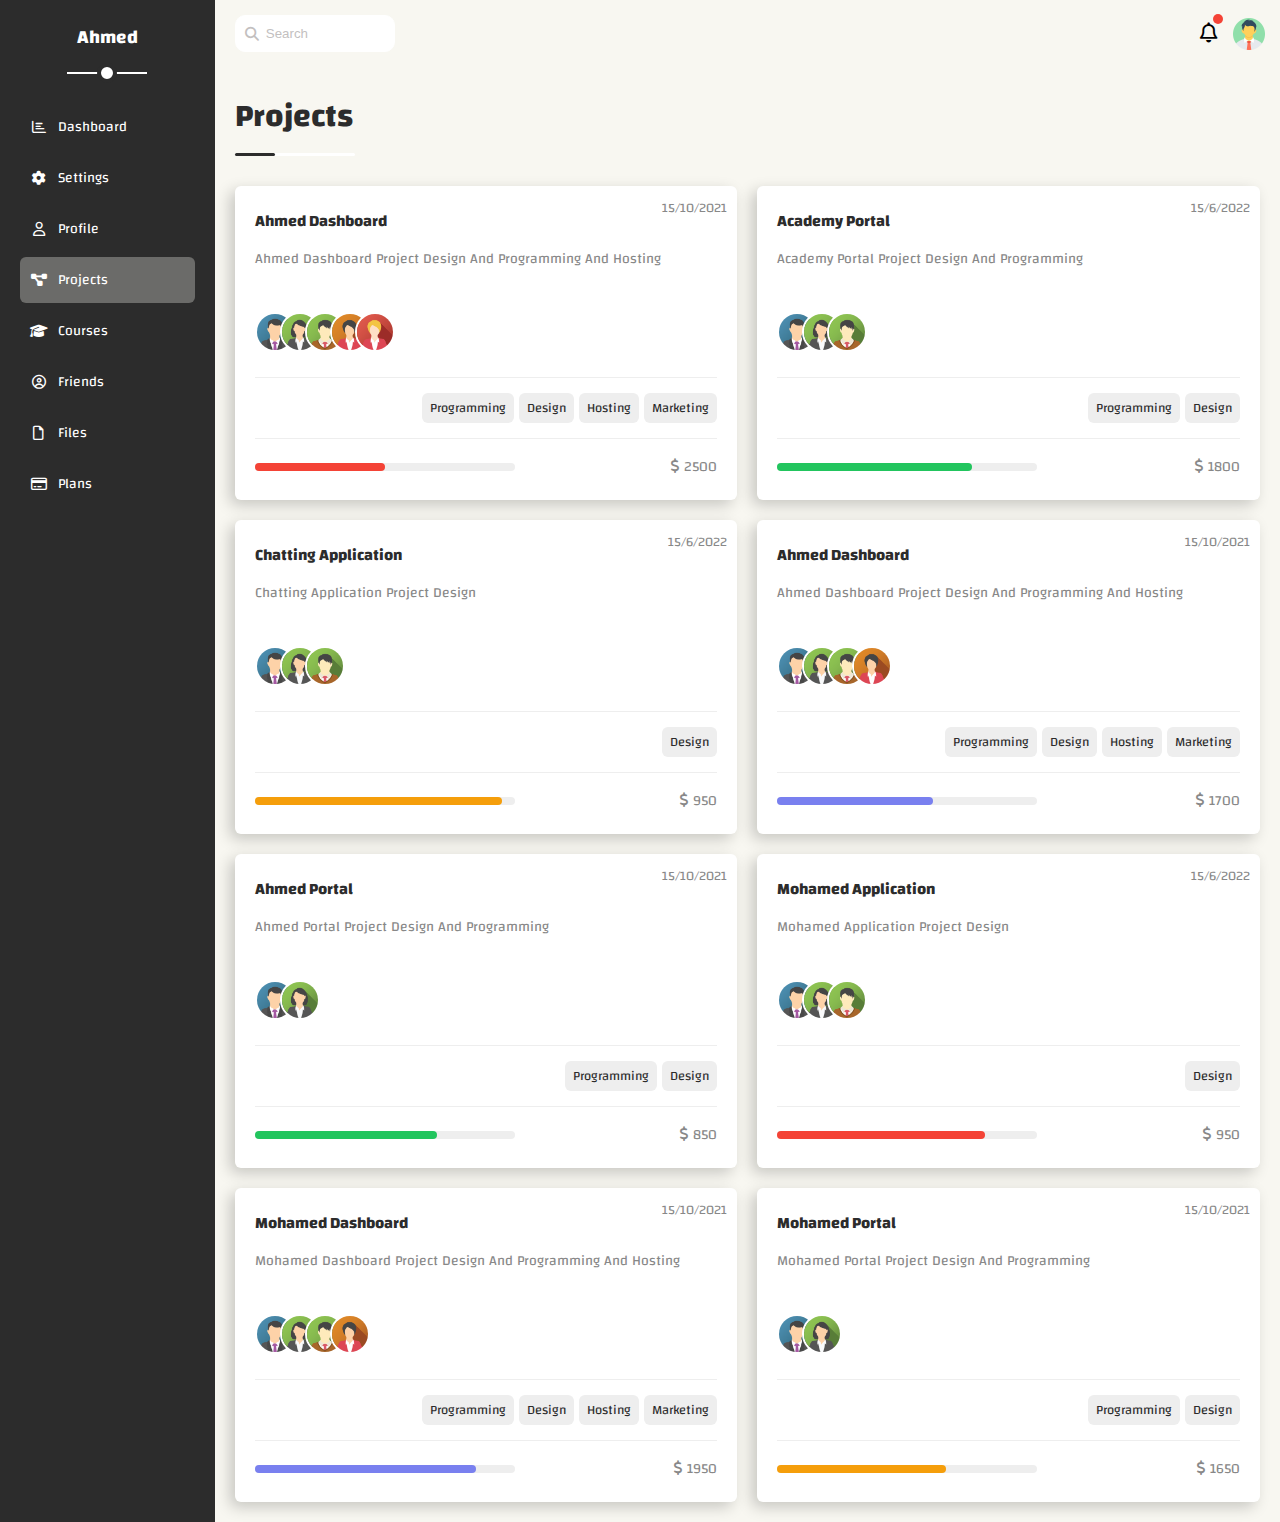
<file: projects.html>
<!DOCTYPE html>
<html lang="en">
<head>
    <meta charset="UTF-8">
    <meta http-equiv="X-UA-Compatible" content="IE=edge">
    <meta name="viewport" content="width=device-width, initial-scale=1.0">
    <title>Projects</title>
    <link rel="stylesheet" href="css/all.min.css">
    <link rel="stylesheet" href="css/framework.css">
    <link rel="stylesheet" href="css/main.css">
    <link rel="preconnect" href="https://fonts.googleapis.com">
    <link rel="preconnect" href="https://fonts.gstatic.com" crossorigin>
    <link href="https://fonts.googleapis.com/css2?family=Changa:wght@300;500&display=swap" rel="stylesheet">
</head>
<body>
    <div class="page d-flex">
        <div class="sidebar bg-black p-20 position-relative">
            <h3 class="p-relative txt-c mt-0 c-white">Ahmed</h3>
            <ul>
                <li>
                    <a class="d-flex align-center fs-14 c-white rad-6 p-10" href="index.html">
                        <i class="fa-regular fa-chart-bar fa-fw"></i>
                        <span>Dashboard</span>
                    </a>
                </li>
                <li>
                    <a class="d-flex align-center fs-14 c-white rad-6 p-10" href="settings.html">
                        <i class="fa-solid fa-gear fa-fw"></i>
                        <span>Settings</span>
                    </a>
                </li>
                <li>
                    <a class="d-flex align-center fs-14 c-white rad-6 p-10" href="profile.html">
                        <i class="fa-regular fa-user fa-fw"></i>
                        <span>Profile</span>
                    </a>
                </li>
                <li>
                    <a class="active d-flex align-center fs-14 c-white rad-6 p-10" href="projects.html">
                        <i class="fa-solid fa-diagram-project fa-fw"></i>
                        <span>Projects</span>
                    </a>
                </li>
                <li>
                    <a class="d-flex align-center fs-14 c-white rad-6 p-10" href="courses.html">
                        <i class="fa-solid fa-graduation-cap fa-fw"></i>
                        <span>Courses</span>
                    </a>
                </li>
                <li>
                    <a class="d-flex align-center fs-14 c-white rad-6 p-10" href="friends.html">
                        <i class="fa-regular fa-circle-user fa-fw"></i>
                        <span>Friends</span>
                    </a>
                </li>
                <li>
                    <a class="d-flex align-center fs-14 c-white rad-6 p-10" href="files.html">
                        <i class="fa-regular fa-file fa-fw"></i>
                        <span>Files</span>
                    </a>
                </li>
                <li>
                    <a class="d-flex align-center fs-14 c-white rad-6 p-10" href="plans.html">
                        <i class="fa-regular fa-credit-card fa-fw"></i>
                        <span>Plans</span>
                    </a>
                </li>
            </ul>
        </div>
        <div class="content w-full">
            <!-- Start Head -->
            <div class="head p-15 between-flex">
                <div class="search p-relative">
                    <input class="p-10" type="search" placeholder="Search">
                </div>
                <div class="icons d-flex align-center">
                    <span class="notification p-relative">
                        <i class="fa-regular fa-bell fa-lg"></i>
                    </span>
                    <img src="images/avatar.png" alt="">
                </div>
            </div>
            <!-- End Head -->
            <h1 class="p-relative c-black">Projects</h1>
            <div class="projects-page d-grid m-20 gap-20">
                <div class="box-shadow project bg-white rad-6 p-20 p-relative">
                    <span class="date fs-13 c-grey">15/10/2021</span>
                    <h4 class="c-black m-0">Ahmed Dashboard</h4>
                    <p class="c-grey mt-10 mb-10 fs-14">Ahmed Dashboard Project Design And Programming And Hosting</p>
                    <div class="team">
                        <a href="#"><img src="images/team-01.png" alt=""></a>
                        <a href="#"><img src="images/team-02.png" alt=""></a>
                        <a href="#"><img src="images/team-03.png" alt=""></a>
                        <a href="#"><img src="images/team-04.png" alt=""></a>
                        <a href="#"><img src="images/team-05.png" alt=""></a>
                    </div>
                    <div class="do d-flex">
                        <span class="c-black fs-13 rad-6 bg-eee">Programming</span>
                        <span class="c-black fs-13 rad-6 bg-eee">Design</span>
                        <span class="c-black fs-13 rad-6 bg-eee">Hosting</span>
                        <span class="c-black fs-13 rad-6 bg-eee">Marketing</span>
                    </div>
                    <div class="info between-flex">
                        <div class="prog bg-eee">
                            <span class="bg-red" style="width: 50%"></span>
                        </div>
                        <div class="fs-14 c-grey money">
                            <i class="fa-solid fa-dollar-sign"></i>
                            <span>2500</span>
                        </div>
                    </div>
                </div>
                <div class="box-shadow project bg-white rad-6 p-20 p-relative">
                    <span class="date fs-13 c-grey">15/6/2022</span>
                    <h4 class="c-black m-0">Academy Portal</h4>
                    <p class="c-grey mt-10 mb-10 fs-14">Academy Portal Project Design And Programming</p>
                    <div class="team">
                        <a href="#"><img src="images/team-01.png" alt=""></a>
                        <a href="#"><img src="images/team-02.png" alt=""></a>
                        <a href="#"><img src="images/team-03.png" alt=""></a>
                    </div>
                    <div class="do d-flex">
                        <span class="c-black fs-13 rad-6 bg-eee">Programming</span>
                        <span class="c-black fs-13 rad-6 bg-eee">Design</span>
                    </div>
                    <div class="info between-flex">
                        <div class="prog bg-eee">
                            <span class="bg-green" style="width: 75%"></span>
                        </div>
                        <div class="fs-14 c-grey money">
                            <i class="fa-solid fa-dollar-sign"></i>
                            <span>1800</span>
                        </div>
                    </div>
                </div>
                <div class="box-shadow project bg-white rad-6 p-20 p-relative">
                    <span class="date fs-13 c-grey">15/6/2022</span>
                    <h4 class="c-black m-0">Chatting Application</h4>
                    <p class="c-grey mt-10 mb-10 fs-14">Chatting Application Project Design</p>
                    <div class="team">
                        <a href="#"><img src="images/team-01.png" alt=""></a>
                        <a href="#"><img src="images/team-02.png" alt=""></a>
                        <a href="#"><img src="images/team-03.png" alt=""></a>
                    </div>
                    <div class="do d-flex">
                        <span class="c-black fs-13 rad-6 bg-eee">Design</span>
                    </div>
                    <div class="info between-flex">
                        <div class="prog bg-eee">
                            <span class="bg-orange" style="width: 95%"></span>
                        </div>
                        <div class="fs-14 c-grey money">
                            <i class="fa-solid fa-dollar-sign"></i>
                            <span>950</span>
                        </div>
                    </div>
                </div>
                <div class="box-shadow project bg-white rad-6 p-20 p-relative">
                    <span class="date fs-13 c-grey">15/10/2021</span>
                    <h4 class="c-black m-0">Ahmed Dashboard</h4>
                    <p class="c-grey mt-10 mb-10 fs-14">Ahmed Dashboard Project Design And Programming And Hosting</p>
                    <div class="team">
                        <a href="#"><img src="images/team-01.png" alt=""></a>
                        <a href="#"><img src="images/team-02.png" alt=""></a>
                        <a href="#"><img src="images/team-03.png" alt=""></a>
                        <a href="#"><img src="images/team-04.png" alt=""></a>
                    </div>
                    <div class="do d-flex">
                        <span class="c-black fs-13 rad-6 bg-eee">Programming</span>
                        <span class="c-black fs-13 rad-6 bg-eee">Design</span>
                        <span class="c-black fs-13 rad-6 bg-eee">Hosting</span>
                        <span class="c-black fs-13 rad-6 bg-eee">Marketing</span>
                    </div>
                    <div class="info between-flex">
                        <div class="prog bg-eee">
                            <span class="bg-blue" style="width: 60%"></span>
                        </div>
                        <div class="fs-14 c-grey money">
                            <i class="fa-solid fa-dollar-sign"></i>
                            <span>1700</span>
                        </div>
                    </div>
                </div>
                <div class="box-shadow project bg-white rad-6 p-20 p-relative">
                    <span class="date fs-13 c-grey">15/10/2021</span>
                    <h4 class="c-black m-0">Ahmed Portal</h4>
                    <p class="c-grey mt-10 mb-10 fs-14">Ahmed Portal Project Design And Programming</p>
                    <div class="team">
                        <a href="#"><img src="images/team-01.png" alt=""></a>
                        <a href="#"><img src="images/team-02.png" alt=""></a>
                    </div>
                    <div class="do d-flex">
                        <span class="c-black fs-13 rad-6 bg-eee">Programming</span>
                        <span class="c-black fs-13 rad-6 bg-eee">Design</span>
                    </div>
                    <div class="info between-flex">
                        <div class="prog bg-eee">
                            <span class="bg-green" style="width: 70%"></span>
                        </div>
                        <div class="fs-14 c-grey money">
                            <i class="fa-solid fa-dollar-sign"></i>
                            <span>850</span>
                        </div>
                    </div>
                </div>
                <div class="box-shadow project bg-white rad-6 p-20 p-relative">
                    <span class="date fs-13 c-grey">15/6/2022</span>
                    <h4 class="c-black m-0">Mohamed Application</h4>
                    <p class="c-grey mt-10 mb-10 fs-14">Mohamed Application Project Design</p>
                    <div class="team">
                        <a href="#"><img src="images/team-01.png" alt=""></a>
                        <a href="#"><img src="images/team-02.png" alt=""></a>
                        <a href="#"><img src="images/team-03.png" alt=""></a>
                    </div>
                    <div class="do d-flex">
                        <span class="c-black fs-13 rad-6 bg-eee">Design</span>
                    </div>
                    <div class="info between-flex">
                        <div class="prog bg-eee">
                            <span class="bg-red" style="width: 80%"></span>
                        </div>
                        <div class="fs-14 c-grey money">
                            <i class="fa-solid fa-dollar-sign"></i>
                            <span>950</span>
                        </div>
                    </div>
                </div>
                <div class="box-shadow project bg-white rad-6 p-20 p-relative">
                    <span class="date fs-13 c-grey">15/10/2021</span>
                    <h4 class="c-black m-0">Mohamed Dashboard</h4>
                    <p class="c-grey mt-10 mb-10 fs-14">Mohamed Dashboard Project Design And Programming And Hosting</p>
                    <div class="team">
                        <a href="#"><img src="images/team-01.png" alt=""></a>
                        <a href="#"><img src="images/team-02.png" alt=""></a>
                        <a href="#"><img src="images/team-03.png" alt=""></a>
                        <a href="#"><img src="images/team-04.png" alt=""></a>
                    </div>
                    <div class="do d-flex">
                        <span class="c-black fs-13 rad-6 bg-eee">Programming</span>
                        <span class="c-black fs-13 rad-6 bg-eee">Design</span>
                        <span class="c-black fs-13 rad-6 bg-eee">Hosting</span>
                        <span class="c-black fs-13 rad-6 bg-eee">Marketing</span>
                    </div>
                    <div class="info between-flex">
                        <div class="prog bg-eee">
                            <span class="bg-blue" style="width: 85%"></span>
                        </div>
                        <div class="fs-14 c-grey money">
                            <i class="fa-solid fa-dollar-sign"></i>
                            <span>1950</span>
                        </div>
                    </div>
                </div>
                <div class="box-shadow project bg-white rad-6 p-20 p-relative bottom">
                    <span class="date fs-13 c-grey">15/10/2021</span>
                    <h4 class="c-black m-0">Mohamed Portal</h4>
                    <p class="c-grey mt-10 mb-10 fs-14">Mohamed Portal Project Design And Programming</p>
                    <div class="team">
                        <a href="#"><img src="images/team-01.png" alt=""></a>
                        <a href="#"><img src="images/team-02.png" alt=""></a>
                    </div>
                    <div class="do d-flex">
                        <span class="c-black fs-13 rad-6 bg-eee">Programming</span>
                        <span class="c-black fs-13 rad-6 bg-eee">Design</span>
                    </div>
                    <div class="info between-flex">
                        <div class="prog bg-eee">
                            <span class="bg-orange" style="width: 65%"></span>
                        </div>
                        <div class="fs-14 c-grey money">
                            <i class="fa-solid fa-dollar-sign"></i>
                            <span>1650</span>
                        </div>
                    </div>
                </div>
            </div>
        </div>
    </div>
</body>
</html>
</file>
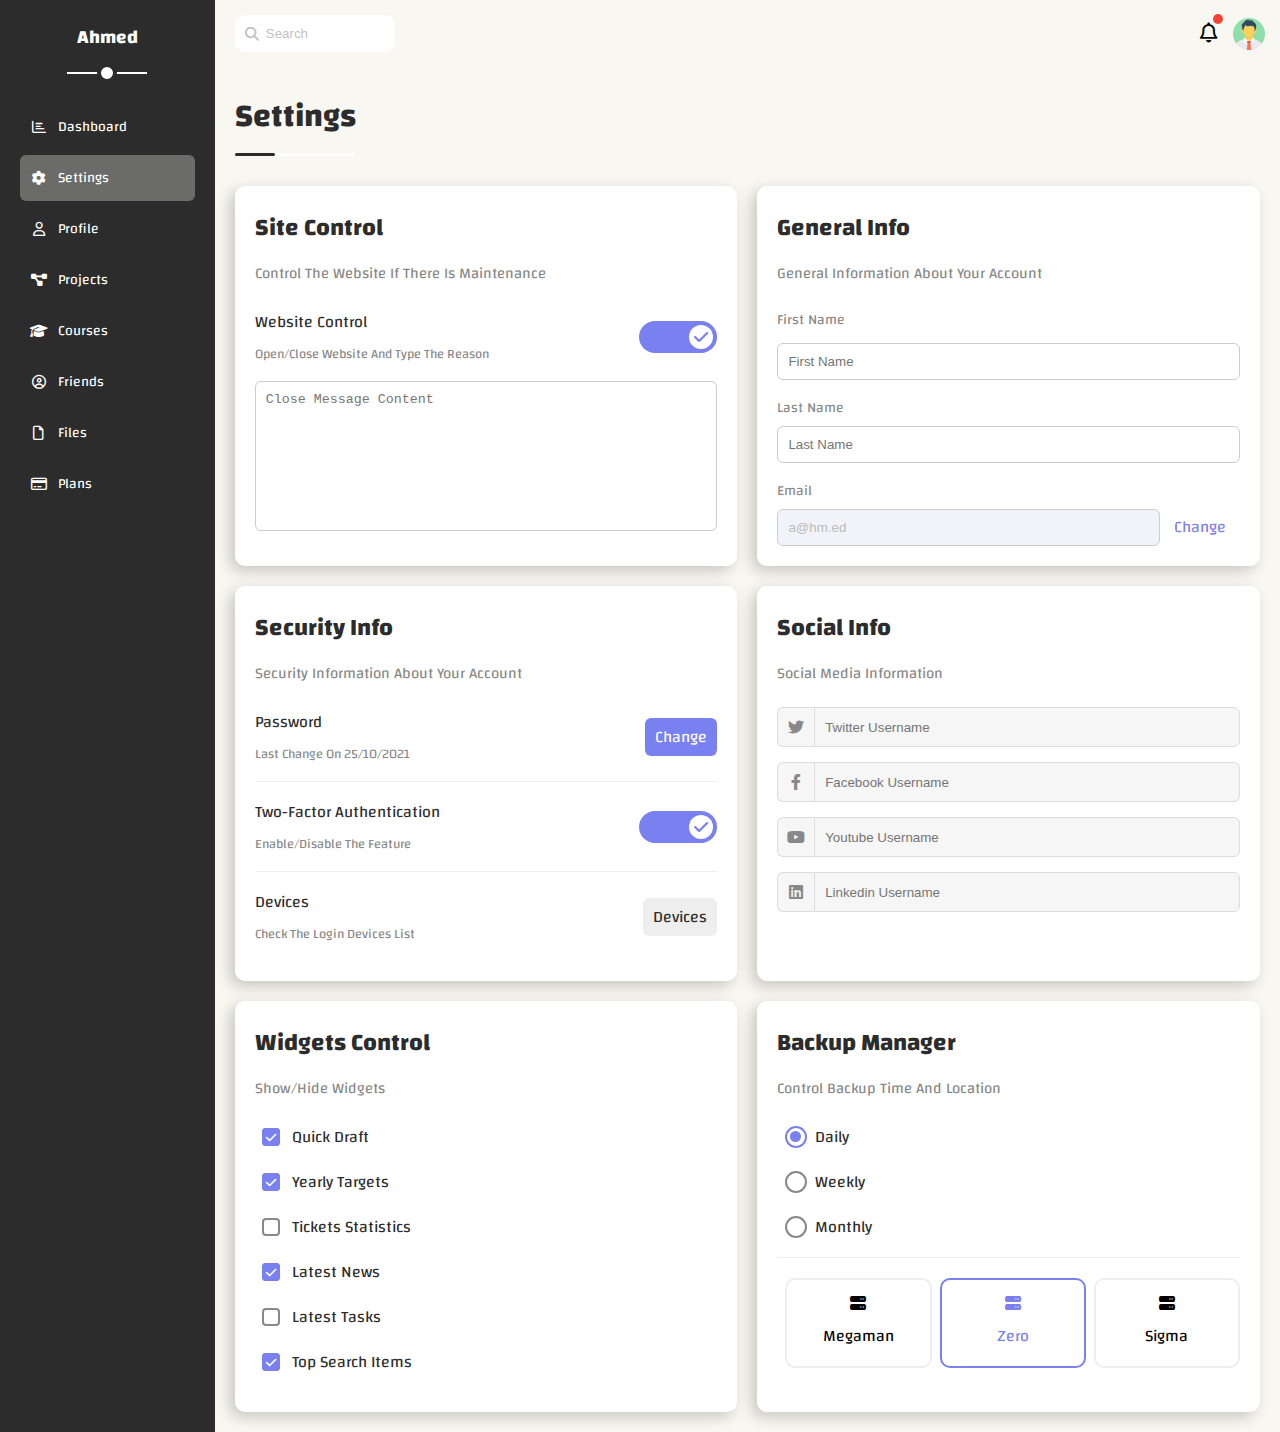
<file: settings.html>
<!DOCTYPE html>
<html lang="en">
<head>
    <meta charset="UTF-8">
    <meta http-equiv="X-UA-Compatible" content="IE=edge">
    <meta name="viewport" content="width=device-width, initial-scale=1.0">
    <title>Settings</title>
    <link rel="stylesheet" href="css/all.min.css">
    <link rel="stylesheet" href="css/framework.css">
    <link rel="stylesheet" href="css/main.css">
    <link rel="preconnect" href="https://fonts.googleapis.com">
    <link rel="preconnect" href="https://fonts.gstatic.com" crossorigin>
    <link href="https://fonts.googleapis.com/css2?family=Changa:wght@300;500&display=swap" rel="stylesheet">
</head>
<body>
    <div class="page d-flex">
        <div class="sidebar bg-black p-20 position-relative">
            <h3 class="p-relative txt-c mt-0 c-white">Ahmed</h3>
            <ul>
                <li>
                    <a class="d-flex align-center fs-14 c-white rad-6 p-10" href="index.html">
                        <i class="fa-regular fa-chart-bar fa-fw"></i>
                        <span>Dashboard</span>
                    </a>
                </li>
                <li>
                    <a class="active d-flex align-center fs-14 c-white rad-6 p-10" href="settings.html">
                        <i class="fa-solid fa-gear fa-fw"></i>
                        <span>Settings</span>
                    </a>
                </li>
                <li>
                    <a class="d-flex align-center fs-14 c-white rad-6 p-10" href="profile.html">
                        <i class="fa-regular fa-user fa-fw"></i>
                        <span>Profile</span>
                    </a>
                </li>
                <li>
                    <a class="d-flex align-center fs-14 c-white rad-6 p-10" href="projects.html">
                        <i class="fa-solid fa-diagram-project fa-fw"></i>
                        <span>Projects</span>
                    </a>
                </li>
                <li>
                    <a class="d-flex align-center fs-14 c-white rad-6 p-10" href="courses.html">
                        <i class="fa-solid fa-graduation-cap fa-fw"></i>
                        <span>Courses</span>
                    </a>
                </li>
                <li>
                    <a class="d-flex align-center fs-14 c-white rad-6 p-10" href="friends.html">
                        <i class="fa-regular fa-circle-user fa-fw"></i>
                        <span>Friends</span>
                    </a>
                </li>
                <li>
                    <a class="d-flex align-center fs-14 c-white rad-6 p-10" href="files.html">
                        <i class="fa-regular fa-file fa-fw"></i>
                        <span>Files</span>
                    </a>
                </li>
                <li>
                    <a class="d-flex align-center fs-14 c-white rad-6 p-10" href="plans.html">
                        <i class="fa-regular fa-credit-card fa-fw"></i>
                        <span>Plans</span>
                    </a>
                </li>
            </ul>
        </div>
        <div class="content w-full">
            <!-- Start Head -->
            <div class="head p-15 between-flex">
                <div class="search p-relative">
                    <input class="p-10" type="search" placeholder="Search">
                </div>
                <div class="icons d-flex align-center">
                    <span class="notification p-relative">
                        <i class="fa-regular fa-bell fa-lg"></i>
                    </span>
                    <img src="images/avatar.png" alt="">
                </div>
            </div>
            <!-- End Head -->
            <h1 class="p-relative c-black">Settings</h1>
            <div class="settings-page m-20 d-grid gap-20">
                <!-- Start Box -->
                <div class="box-shadow p-20 bg-white rad-10">
                    <h2 class="c-black mt-0 mb-10">Site Control</h2>
                    <p class="mt-0 mb-20 c-grey fs-15">Control The Website If There Is Maintenance</p>
                    <div class="mb-15 between-flex">
                        <div>
                            <span class="c-black">Website Control</span>
                            <p class="c-grey mt-5 mb-0 fs-13">Open/Close Website And Type The Reason</p>
                        </div>
                        <div>
                            <label>
                                <input class="toggle-checkbox" type="checkbox" checked>
                                <div class="toggle-switch"></div>
                            </label>
                        </div>
                    </div>
                    <textarea class="close-message p-10 rad-6 d-block w-full" placeholder="Close Message Content"></textarea>
                </div>
                <!-- End Box -->
                <!-- Start Box -->
                <div class="box-shadow p-20 bg-white rad-10">
                    <h2 class="c-black mt-0 mb-10">General Info</h2>
                    <p class="mt-0 mb-20 c-grey fs-15">General Information About Your Account</p>
                    <div class="mb-15">
                        <label class="fs-14 c-grey d-block mb-10" for="first">First Name</label>
                        <input
                            class="b-none border-ccc p-10 rad-6 d-block w-full"
                            type="text"
                            id="first"
                            placeholder="First Name">
                    </div>
                    <div class="mb-15">
                        <label class="fs-14 c-grey d-block mb-5" for="last">Last Name</label>
                        <input
                            class="b-none border-ccc p-10 rad-6 d-block w-full"
                            id="last"
                            type="text"
                            placeholder="Last Name">
                    </div>
                    <div>
                        <label class="fs-14 c-grey d-block mb-5" for="email">Email</label>
                        <input
                            class="email b-none border-ccc p-10 rad-6 w-full mr-10"
                            id="email"
                            type="email"
                            value="a@hm.ed"
                            disabled >
                        <a class="c-blue" href="#">Change</a>
                    </div>
                </div>
                <!-- End Box -->
                <!-- Start Box -->
                <div class="box-shadow p-20 bg-white rad-10">
                    <h2 class="c-black mt-0 mb-10">Security Info</h2>
                    <p class="mt-0 mb-20 c-grey fs-15">Security Information About Your Account</p>
                    <div class="sec-box mb-15 between-flex">
                        <div>
                            <span class="c-black">Password</span>
                            <p class="c-grey mt-5 mb-0 fs-13">Last Change On 25/10/2021</p>
                        </div>
                        <a class="button bg-blue c-white btn-shape" href="#">Change</a>
                    </div>
                    <div class="sec-box mb-15 between-flex">
                        <div>
                            <span class="c-black">Two-Factor Authentication</span>
                            <p class="c-grey mt-5 mb-0 fs-13">Enable/Disable The Feature</p>
                        </div>
                        <label>
                            <input class="toggle-checkbox" type="checkbox" checked >
                            <div class="toggle-switch"></div>
                        </label>
                    </div>
                    <div class="sec-box between-flex">
                        <div>
                            <span class="c-black">Devices</span>
                            <p class="c-grey mt-5 mb-0 fs-13">Check The Login Devices List</p>
                        </div>
                        <a class="bg-eee c-black btn-shape" href="#">Devices</a>
                    </div>
                </div>
                <!-- End Box -->
                <!-- Start Box -->
                <div class="box-shadow social-boxes p-20 bg-white rad-10"> 
                    <h2 class="c-black mt-0 mb-10">Social Info</h2>
                    <p class="mt-0 mb-20 c-grey fs-15">Social Media Information</p>
                    <div class="d-flex align-center mb-15">
                        <i class="twitter fa-brands fa-twitter center-flex c-grey"></i>
                        <input class="w-full" type="text" placeholder="Twitter Username">
                    </div>
                    <div class="d-flex align-center mb-15">
                        <i class="facebook fa-brands fa-facebook-f center-flex c-grey"></i>
                        <input class="w-full" type="text" placeholder="Facebook Username">
                    </div>
                    <div class="d-flex align-center mb-15">
                        <i class="youtube fa-brands fa-youtube center-flex c-grey"></i>
                        <input class="w-full" type="text" placeholder="Youtube Username">
                    </div>
                    <div class="d-flex align-center">
                        <i class="linkedin fa-brands fa-linkedin center-flex c-grey"></i>
                        <input class="w-full" type="text" placeholder="Linkedin Username">
                    </div>
                </div>
                <!-- End Box -->
                <!-- Start Box -->
                <div class="box-shadow widgets-control p-20 bg-white rad-10"> 
                    <h2 class="c-black mt-0 mb-10">Widgets Control</h2>
                    <p class="mt-0 mb-20 c-grey fs-15">Show/Hide Widgets</p>
                    <div class="control d-flex align-center mb-15">
                        <input type="checkbox" id="one" checked>
                        <label class="c-black " for="one">Quick Draft</label>
                    </div>
                    <div class="control d-flex align-center mb-15">
                        <input type="checkbox" id="two" checked>
                        <label class="c-black " for="two">Yearly Targets</label>
                    </div>
                    <div class="control d-flex align-center mb-15">
                        <input type="checkbox" id="three">
                        <label class="c-black " for="three">Tickets Statistics</label>
                    </div>
                    <div class="control d-flex align-center mb-15">
                        <input type="checkbox" id="four" checked>
                        <label class="c-black " for="four">Latest News</label>
                    </div>
                    <div class="control d-flex align-center mb-15">
                        <input type="checkbox" id="five">
                        <label class="c-black " for="five">Latest Tasks</label>
                    </div>
                    <div class="control d-flex align-center mb-15">
                        <input type="checkbox" id="six" checked>
                        <label class="c-black " for="six">Top Search Items</label>
                    </div>
                </div>
                <!-- End Box -->
                <!-- Start Box -->
                <div class="box-shadow backup-control p-20 bg-white rad-10"> 
                    <h2 class="c-black mt-0 mb-10">Backup Manager</h2>
                    <p class="mt-0 mb-20 c-grey fs-15">Control Backup Time And Location</p>
                    <div class="date d-flex align-center mb-15">
                        <input type="radio" name="time" id="daily" checked>
                        <label class="c-black "for="daily">Daily</label>
                    </div>
                    <div class="date d-flex align-center mb-15">
                        <input type="radio" name="time" id="weekly">
                        <label class="c-black "for="weekly">Weekly</label>
                    </div>
                    <div class="date d-flex align-center mb-15">
                        <input type="radio" name="time" id="monthly">
                        <label class="c-black "for="monthly">Monthly</label>
                    </div>
                    <div class="servers d-flex align-center txt-c">
                        <input type="radio" name="servers" id="server-one">
                        <div class="server mb-15 rad-10 w-full">
                            <label class="d-block m-15" for="server-one">
                                <i class="fa-solid fa-server d-block mb-10"></i>
                                Megaman
                            </label>
                        </div>
                        <input type="radio" name="servers" id="server-two" checked>
                        <div class="server mb-15 rad-10 w-full">
                            <label class="d-block m-15" for="server-two">
                                <i class="fa-solid fa-server d-block mb-10"></i>
                                Zero
                            </label>
                        </div>
                        <input type="radio" name="servers" id="server-three">
                        <div class="server mb-15 rad-10 w-full">
                            <label class="d-block m-15" for="server-three">
                                <i class="fa-solid fa-server d-block mb-10"></i>
                                Sigma
                            </label>
                        </div>
                    </div>
                </div>
                <!-- End Box -->
            </div>
        </div>
    </div>
</body>
</html>
</file>
<file: css/framework.css>
:root {
    --blue-color: #0075ff;
    --blue-alt-color: #0d69d5;
    --orange-color: #f59e0b;
    --green-color: #22c55e;
    --red-color: #f44336;
    --grey-color: #888;
}
/* Start Box */
.d-flex {
    display: flex;
}
.f-wrap {
    flex-wrap: wrap;
}
.align-center {
    align-items: center;
}
.space-between {
    justify-content: space-between;
}
.d-grid {
    display: grid;
}
.gap-20 {
    gap: 20px;
}
.d-block {
    display: block;
}
@media (max-width: 767px) {
    .block-mobile {
        display: block;
    }
    .hide-mobile {
        display: none;
    }
}
/*  End Box */


/* Start Padding + Margin */
.p-10 {
    padding: 10px;
}
.p-15 {
    padding: 15px;
}
.p-20 {
    padding: 20px;
}
.pt-10 {
    padding-top: 10px;
}
.pt-15 {
    padding-top: 15px;
}
.pt-20 {
    padding-top: 20px;
}
.pb-10 {
    padding-bottom: 10px;
}
.pb-15 {
    padding-bottom: 15px;
}
.pb-20 {
    padding-bottom: 20px;
}
.pl-15 {
    padding-left: 15px;
}
.m-0 {
    margin: 0;
}
.m-15 {
    margin: 15px;
}
.m-20 {
    margin: 20px;
}
.mt-0 {
    margin-top: 0;
}
.mt-5 {
    margin-top: 5px;
}
.mt-10 {
    margin-top: 10px;
}
.mt-15 {
    margin-top: 15px;
}
.mt-20 {
    margin-top: 20px;
}
.mt-25 {
    margin-top: 25px;
}
.mr-10 {
    margin-right: 10px;
}
.mr-15 {
    margin-right: 15px;
}
.mb-0 {
    margin-bottom: 0;
}
.mb-5 {
    margin-bottom: 5px;
}
.mb-10 {
    margin-bottom: 10px;
}
.mb-15 {
    margin-bottom: 15px;
}
.mb-20 {
    margin-bottom: 20px;
}
.mb-25 {
    margin-bottom: 25px;
}
/* End Padding + Margin */


/* Start Color */
.c-black {
    color: #2c2c2c;
}
.c-white {
    color: white;
}
.c-grey {
    color: var(--grey-color);
}
.c-red {
    color: var(--red-color);
}
.c-green {
    color: var(--green-color);
}
.c-blue {
    color: var(--blue-color);
}
.c-orange {
    color: var(--orange-color);
}
.bg-red {
    background-color: var(--red-color);
}
.bg-green {
    background-color: var(--green-color);
}
.bg-blue {
    background-color: var(--blue-color);
}
.bg-orange {
    background-color: var(--orange-color);
}
.bg-white {
    background-color: white;
}
.bg-eee {
    background-color: #eee;
}
.bg-black {
    background-color: #2c2c2c;
}
.bg-box {
    background-color: #c6d0bc;
}
.box-shadow {
    box-shadow: -5px 5px 15px rgb(0 0 0 / 20%);
}
/* End Color */


/* Start Position */
.p-relative {
    position: relative;
}
.p-absolute {
    position: absolute;
}
/*  End Position */


/* Start Fonts */
.txt-c {
    text-align: center;
}
.fs-12 {
    font-size: 12px;
}
.fs-13 {
    font-size: 13px;
}
.fs-14 {
    font-size: 14px;
}
.fs-15 {
    font-size: 15px;
}
.fs-25 {
    font-size: 25px;
}
.fw-bold {
    font-weight: bold;
}
@media (max-width: 767px) {
    .txt-c-mobile {
        text-align: center;
    }
}
/* End Fonts */


/* Start Border */
.rad-6 {
    border-radius: 6px;
    -webkit-border-radius: 6px;
    -moz-border-radius: 6px;
    -ms-border-radius: 6px;
    -o-border-radius: 6px;
}
.rad-10 {
    border-radius: 10px;
    -webkit-border-radius: 10px;
    -moz-border-radius: 10px;
    -ms-border-radius: 10px;
    -o-border-radius: 10px;
}
.rad-20 {
    border-radius: 20px;
    -webkit-border-radius: 20px;
    -moz-border-radius: 20px;
    -ms-border-radius: 20px;
    -o-border-radius: 20px;}
.rad-half {
    border-radius: 50%;
    -webkit-border-radius: 50%;
    -moz-border-radius: 50%;
    -ms-border-radius: 50%;
    -o-border-radius: 50%;
}
.b-none {
    border: none;
}
.border-ccc {
    border: 1px solid #ccc;
}
.border-eee {
    border: 1px solid #eee;
}
/* End Border */


/* Start Width + Height */
.w-full {
    width: 100%;
}
.w-100 {
    width: 100px;
}
.w-fit {
    width: fit-content;
}
.h-full {
    height: 100%;
}
.h-100 {
    height: 100px;
}
/* End Width + Height */


/* Start Components */
.center-flex {
    display: flex;
    align-items: center;
    justify-content: center;
}
.between-flex {
    display: flex;
    align-items: center;
    justify-content: space-between;
}
.btn-shape {
    padding: 4px 10px;
    border-radius: 6px;
}
/* End Components */
</file>
<file: css/main.css>
:root {
    --blue-color: #7980ef;
    --blue-alt-color: #a3a7fc;
    --orange-color: #f59e0b;
    --green-color: #22c55e;
    --red-color: #f44336;
    --grey-color: #888;
}
* {
    box-sizing: border-box;
    -webkit-box-sizing: border-box;
    -moz-box-sizing: border-box;
    -ms-box-sizing: border-box;
    -o-box-sizing: border-box;
}
body {
    font-family: "Changa", "open Sans";
    margin: 0;
}
::selection {
    background-color: #2c2c2c;
    color: #f6d78b;
}
/* *:focus {
    outline: none;
} */
a {
    text-decoration: none;
}
ul {
    list-style: none;
    padding: 0;
}
::-webkit-scrollbar {
    width: 10px;
}
::-webkit-scrollbar-track {
    background-color: white;
}
::-webkit-scrollbar-thumb {
    background-color: #91a082;
}
::-webkit-scrollbar-thumb:hover {
    background-color: #6c845c;
}
.page {
    background-color: #f8f7f1;
    min-height: 100vh;
}
/* Start Sidebar */
.sidebar {
    width: 250px;
}
.sidebar > h3 {
    margin-bottom: 50px;
}
@media (min-width: 768px) {
    .sidebar > h3::before,
    .sidebar > h3::after {
        content: "";
        background-color: white;
        transform: translateX(-50%);
        position: absolute;
        left: 50%;
    }
    .sidebar > h3::before {
        width: 80px;
        height: 2px;
        bottom: -20px;
    }
    .sidebar > h3::after {
        bottom: -29px;
        width: 12px;
        height: 12px;
        border-radius: 50%;
        border: 4px solid #2c2c2c;
    }
}
.sidebar ul li a {
    margin-bottom: 5px;
    transition: 0.3s;
    -webkit-transition: 0.3s;
    -moz-transition: 0.3s;
    -ms-transition: 0.3s;
    -o-transition: 0.3s;
}
.sidebar ul li a:hover,
.sidebar ul li a.active {
    background-color: #f8f7f14f;
}
.sidebar ul li a span {
    font-size: 14px;
    margin-left: 10px;
}
@media (max-width: 767px) {
    .sidebar {
        width: 100%;
        padding: 10px;
        bottom: 0;
        position: fixed;
        border-radius: 20px;
        -webkit-border-radius: 20px;
        -moz-border-radius: 20px;
        -ms-border-radius: 20px;
        -o-border-radius: 20px;
        z-index: 1000;
}
    .sidebar > h3 {
        display: none;
    }
    .sidebar ul {
        display: flex;
        align-items: center;
        justify-content: space-around;
    }
    .sidebar ul li a {
        margin-bottom: 0;
        border-radius: 40px;
        transition: 0.3s;
        -webkit-transition: 0.3s;
        -moz-transition: 0.3s;
        -ms-transition: 0.3s;
        -o-transition: 0.3s;
        -webkit-border-radius: 40px;
        -moz-border-radius: 40px;
        -ms-border-radius: 40px;
        -o-border-radius: 40px;
    }
    .sidebar ul li a:hover {
        transform: scale(1.2);
        -webkit-transform: scale(1.2);
        -moz-transform: scale(1.2);
        -ms-transform: scale(1.2);
        -o-transform: scale(1.2);
    }
    .sidebar ul li a span {
        display: none;
    }
}
/* End Sidebar */
/* Start Content */
.content {
    overflow: hidden;
}
.head .search::before {
    font-family: var(--fa-style-family-classic);
    content: "\f002";
    font-weight: 900;
    position: absolute;
    left: 15px;
    top: 50%;
    transform: translateY(-50%);
    font-size: 14px;
    color: #c3bfbf;
}
.head .search input {
    border: 1px solid white;
    border-radius: 10px;
    margin-left: 5px;
    padding-left: 30px;
    width: 160px;
    transition:  width 0.3s;
    -webkit-transition:  width 0.3s;
    -moz-transition:  width 0.3s;
    -ms-transition:  width 0.3s;
    -o-transition:  width 0.3s;
}
.head .search input:focus {
    outline-color: #ccc;
    width: 200px;
}
.head .search input::placeholder {
    color: #c3bfbf;
}
.head .search input:focus::placeholder {
    opacity: 0;
}
.head .icons .notification::before {
    content: "";
    position: absolute;
    width: 10px;
    height: 10px;
    background-color: var(--red-color);
    right: -5px;
    top: -5px;
    border-radius: 50%;
    -webkit-border-radius: 50%;
    -moz-border-radius: 50%;
    -ms-border-radius: 50%;
    -o-border-radius: 50%;
}
.head .icons img {
    width: 32px;
    height: 32px;
    margin-left: 15px;
}
.page h1 {
    margin: 20px 20px 40px;
}
.page h1::before,
.page h1::after {
    content: "";
    position: absolute;
    height: 3px;
    bottom: -10px;
    left: 0;
    border-radius: 50px;
    -webkit-border-radius: 50px;
    -moz-border-radius: 50px;
    -ms-border-radius: 50px;
    -o-border-radius: 50px;
}
.page h1::before {
    background-color: white;
    width: 120px;
}
.page h1::after {
    background-color: #2c2c2c;
    width: 40px;
}
.wrapper {
    grid-template-columns: repeat(auto-fill, minmax(450px, 1fr));
    margin-left: 20px;
    margin-right: 20px;
    margin-bottom: 20px;
}
@media (max-width: 767px) {
    .wrapper {
        grid-template-columns: minmax(200px, 1fr);
        margin-left: 10px;
        margin-right: 10px;
        gap: 10px;
    }
}
/* End Content */
/* Start Welcome Widget */
.welcome {
    overflow: hidden;
}
.welcome .intro img {
    width: 200px;
    margin-bottom: -10px;
}
.welcome .avatar {
    width: 64px;
    height: 64px;
    border: 2px solid white;
    border-radius: 50%;
    padding: 2px;
    box-shadow: 0 0 5px #ddd;
    margin-left: 20px;
    margin-top: -32px;
}
.welcome .body {
    border-top: 1px solid #eee;
    border-bottom: 1px solid #eee;
}
.welcome .body > div {
    flex: 1;
}
.welcome .visit {
    margin: 0 15px 15px auto;
    transition: 0.3s;
    background-color: #7f8974;
    -webkit-transition: 0.3s;
    -moz-transition: 0.3s;
    -ms-transition: 0.3s;
    -o-transition: 0.3s;
}
.welcome .visit:hover {
    background-color: #4f6143;
}
@media (max-width: 767px) {
    .welcome .intro {
        padding-bottom: 30px;
    }
    .welcome .avatar {
        margin-left: 0;
    }
    .welcome .body > div:not(:last-child) {
        margin-bottom: 20px;
    }
}
/* End Welcome Widget */
/* Start Quick Draft Widget */
.quick-draft form .input {
    background-color: #c6d0bc6e;
    transition:0.3s;
    -moz-transition:0.3s;
    -ms-transition:0.3s;
    -o-transition:0.3s;
    -webkit-transition:0.3;
}
.quick-draft form .input:focus {
    outline: none;
    box-shadow: 0px 0px 20px 4px rgb(0 0 0 / 20%);
}
.quick-draft textarea {
    resize: none;
    min-height: 180px;
}
.quick-draft .save {
    margin-left: auto;
    transition: 0.3s;
    cursor: pointer;
    background-color: #7f8974;
}
.quick-draft .save:hover {
    background-color: #4f6143;
}
/* End Quick Draft Widget */
/* Start Targets */
.targets .target-row .icon {
    width: 80px;
    height: 80px;
    margin-right: 15px;
    transition: 0.3s;
    -webkit-transition: 0.3s;
    -moz-transition: 0.3s;
    -ms-transition: 0.3s;
    -o-transition: 0.3s;
}
.targets .target-row .icon:hover {
    cursor: pointer;
    transform: scale(0.9);
    -webkit-transform: scale(0.9);
    -moz-transform: scale(0.9);
    -ms-transform: scale(0.9);
    -o-transform: scale(0.9);
} 
.targets .details {
    flex: 1;
}
.targets .details .progress {
    height: 4px;
}
.targets .details .progress > span {
    position: absolute;
    left: 0;
    top: 0;
    height: 100%;
}
.targets .details .progress > span span {
    position: absolute;
    bottom: 16px;
    right: -19px;
    color: white;
    padding: 2px 5px;
    border-radius: 6px;
    font-size: 12px;
}
.targets .details .progress > span span::after {
    content: "";
    border-color: transparent;
    border-width: 5px;
    border-style: solid;
    position: absolute;
    bottom: -10px;
    left: 50%;
    transform: translateX(-50%);
}
.targets .details .progress > .blue span::after {
    border-top-color: var(--blue-color);
}
.targets .details .progress > .orange span::after {
    border-top-color: var(--orange-color);
}
.targets .details .progress > .green span::after {
    border-top-color: var(--green-color);
}
.blue .icon,
.blue .progress {
    background-color: rgb(121 128 239 / 20%);
}
.orange .icon,
.orange .progress {
    background-color: rgb(245 158 11 / 20%);
}
.green .icon,
.green .progress {
    background-color: rgb(34 197 94 / 20%);
}
/* End Targets */
/* Start Ticket Widget */
.ticket .box {
    border: 1px solid #ccc;
    width: calc(50% - 10px);
    transition: 0.3s;
    -webkit-transition: 0.3s;
    -moz-transition: 0.3s;
    -ms-transition: 0.3s;
    -o-transition: 0.3s;
}
.ticket .box:hover {
    transform: translateY(-10px);
    -webkit-transform: translateY(-10px);
    -moz-transform: translateY(-10px);
    -ms-transform: translateY(-10px);
    -o-transform: translateY(-10px);
    box-shadow: 0px 7px 20px 1px rgb(0 0 0 / 20%);
}
@media (max-width: 767px) {
    .ticket .box {
        width: 100%;
    }
}
/* End Ticket Widget */
/* Start Latest News */
.latest-news .news-row:not(:last-of-type) {
    margin-bottom: 20px;
    padding-bottom: 20px;
    border-bottom: 1px solid #eee;
}
.latest-news .news-row img {
    width: 100px;
    border-radius: 6px;
    margin-right: 15px;
    filter: blur(0.8px);
    -webkit-filter: blur(0.8px);
    transition: transform 0.3s;
    -webkit-transition: transform 0.3s;
    -moz-transition: transform 0.3s;
    -ms-transition: transform 0.3s;
    -o-transition: transform 0.3s;
}
.latest-news .news-row img:hover {
    cursor: pointer;
    filter: blur(0);
    transform: scale(0.9);
    -webkit-transform: scale(0.9);
    -moz-transform: scale(0.9);
    -ms-transform: scale(0.9);
    -o-transform: scale(0.9);
    -webkit-filter: blur(0);
} 
.latest-news .info {
    flex-grow: 1;
}
.latest-news .info h3 {
    margin: 0;
    font-size: 16px;
}
@media (max-width: 767px) {
    .latest-news .news-row {
        display: block;
    }
    .latest-news .news-row img {
        filter: blur(0);
        -webkit-filter: blur(0);
    }
    .latest-news .news-row .label {
        margin: 10px auto;
        width: fit-content;
    }
}
/* End Latest News */
/* Start Tasks */
.tasks .task-row:not(:last-of-type) {
    margin-bottom: 15px;
    padding-bottom: 15px;
    border-bottom: 1px solid #eee;
}
.tasks .info {
    flex-grow: 1;
}
.tasks .done {
    opacity: 0.3;
}
.tasks .done h3,
.tasks .done p {
    text-decoration: line-through;
}
.tasks .delete {
    transition: transform 0.3s;
    -webkit-transition: transform 0.3s;
    -moz-transition: transform 0.3s;
    -ms-transition: transform 0.3s;
    -o-transition: transform 0.3s;
}
.tasks .delete:hover {
    cursor: pointer;
    color: var(--red-color);
    transform: scale(1.2);
    -webkit-transform: scale(1.2);
    -moz-transform: scale(1.2);
    -ms-transform: scale(1.2);
    -o-transform: scale(1.2);
}
/* End Tasks */
/* Start Latest Uploads */
.latest-uploads ul li:not(:last-child) {
    border-bottom: 1px solid #eee;
}
.latest-uploads ul li span:first-child {
    margin-bottom: -7px;
}
.latest-uploads ul li img {
    width: 40px;
    height: 40px;
    transition: 0.3s;
    -webkit-transition: 0.3s;
    -moz-transition: 0.3s;
    -ms-transition: 0.3s;
    -o-transition: 0.3s;
}
.latest-uploads ul li img:hover {
    cursor: pointer;
    transform: scale(0.9);
    -webkit-transform: scale(0.9);
    -moz-transform: scale(0.9);
    -ms-transform: scale(0.9);
    -o-transform: scale(0.9);
}
/* End Latest Uploads */
/* Start Last Project */
.last-project ul::before {
    content: "";
    position: absolute;
    left: 11px;
    width: 2px;
    top: 2px;
    height: 102%;
    background-color: var(--blue-color);
}
.last-project ul::after {
    content: "";
    position: absolute;
    height: 2px;
    width: 8px;
    bottom: -8px;
    left: 11px;
    background-color: var(--blue-color);
}
.last-project ul li::before {
    content: "";
    display: block;
    width: 20px;
    height: 20px;
    border-radius: 50%;
    -webkit-border-radius: 50%;
    -moz-border-radius: 50%;
    -ms-border-radius: 50%;
    -o-border-radius: 50%;
    background-color: white;
    border: 2px solid white;
    outline: 2px solid var(--blue-color);
    margin-right: 15px;
    z-index: 1;
}
.last-project ul li.done::before {
    background-color: var(--blue-color);
}
.last-project ul li.current::before {
    animation: change-color 0.8s infinite alternate;
    -webkit-animation: change-color 0.8s infinite alternate;
}
@keyframes change-color {
    from {
        background-color: var(--blue-color);
    }
    to {
        background-color: white;
    }
}
.last-project .launch-icon {
    position: absolute;
    width: 160px;
    right: 0;
    bottom: 0; 
    opacity: 0.1;
}
/* End Last Project */
/* Start Reminders */
.Reminders ul li .key {
    width: 15px;
    height: 15px;
}
.Reminders ul li > .blue {
    border-left: 2px solid var(--blue-color);
}
.Reminders ul li > .green  {
    border-left: 2px solid var(--green-color);
}
.Reminders ul li > .orange {
    border-left: 2px solid var(--orange-color);
}
.Reminders ul li > .red {
    border-left: 2px solid var(--red-color);
}
/* End Reminders */
/* Start Latest Post */
.latest-post .avatar {
    width: 48px;
    height: 48px;
}
.latest-post .post-content {
    text-transform: capitalize;
    border-top: 1px solid #eee;
    border-bottom: 1px solid #eee;
    min-height: 140px;
}
.latest-post .post-stats .span:hover span{
    color: #2c2c2c;
}
.latest-post .post-stats .span:hover .heart{
    cursor: pointer;
    color: var(--red-color);
}
.latest-post .post-stats .span:hover .comment{
    cursor: pointer;
    color: var(--orange-color);
}
/* Start Latest Post */
/* Start Social Media */
@media (max-width: 767px) {
    .social-media {
        margin-bottom: 72px;
    }
}
.social-media .box {
    padding-left: 70px;
}
.social-media .box a {
    transition: 0.3s;
    -webkit-transition: 0.3s;
    -moz-transition: 0.3s;
    -ms-transition: 0.3s;
    -o-transition: 0.3s;
}
.social-media .box i {
    position: absolute;
    left: 0;
    top: 0;
    width: 52px;
    cursor: pointer;
    transition: 0.3s;
    -webkit-transition: 0.3s;
    -moz-transition: 0.3s;
    -ms-transition: 0.3s;
    -o-transition: 0.3s;
}
.social-media .box i:hover,
.social-media .box a:hover {
    transform: scale(0.9);
    -webkit-transform: scale(0.9);
    -moz-transform: scale(0.9);
    -ms-transform: scale(0.9);
    -o-transform: scale(0.9);
}
.social-media .twitter {
    background-color: rgb(29 161 242 / 20%);
    color: #1da1f2;
    border-radius: 10px;
    -webkit-border-radius: 10px;
    -moz-border-radius: 10px;
    -ms-border-radius: 10px;
    -o-border-radius: 10px;
}
.social-media .twitter i,
.social-media .twitter a {
    background-color: #1da1f2;
}
.social-media .facebook {
    background-color: rgb(24 119 242 / 20%);
    color: #1877f2;
    border-radius: 10px;
    -webkit-border-radius: 10px;
    -moz-border-radius: 10px;
    -ms-border-radius: 10px;
    -o-border-radius: 10px;
}
.social-media .facebook i,
.social-media .facebook a {
    background-color: #1877f2;
}
.social-media .youtube {
    background-color: rgb(255 0 0 / 20%);
    color: #ff0000;
    border-radius: 10px;
    -webkit-border-radius: 10px;
    -moz-border-radius: 10px;
    -ms-border-radius: 10px;
    -o-border-radius: 10px;
}
.social-media .youtube i,
.social-media .youtube a {
    background-color: #ff0000;
}
.social-media .linkedin {
    background-color: rgb(0 119 181 / 20%);
    color: #0077b5;
    border-radius: 10px;
    -webkit-border-radius: 10px;
    -moz-border-radius: 10px;
    -ms-border-radius: 10px;
    -o-border-radius: 10px;
}
.social-media .linkedin i,
.social-media .linkedin a {
    background-color: #0077b5;
}
/* End Social Media */

/* Start Setting */
.settings-page {
    grid-template-columns: repeat(auto-fill, minmax(500px, 1fr));
}
@media (max-width: 767px) {
    .settings-page {
        grid-template-columns: minmax(100px, 1fr);
        gap: 10px;
        margin-left: 10px;
        margin-right: 10px;
    }
}
.settings-page .close-message {
    border: 1px solid #ccc;
    resize: none;
    min-height: 150px;
    transition: 0.3s;
    -webkit-transition: 0.3s;
    -moz-transition: 0.3s;
    -ms-transition: 0.3s;
    -o-transition: 0.3s;
}
.settings-page .close-message:focus {
    outline: none;
    box-shadow: 0px 6px 20px 0px rgb(0 0 0 / 20%);
}
.settings-page .email {
    display: inline-flex;
    width: calc(100% - 80px);
}
.settings-page :disabled {
    cursor: no-drop;
    background-color: #f0f4f8;
    color: #bbb;
}
.settings-page #first,
.settings-page #last {
    transition: 0.3s;
    -webkit-transition: 0.3s;
    -moz-transition: 0.3s;
    -ms-transition: 0.3s;
    -o-transition: 0.3s;
}
.settings-page #first:focus,
.settings-page #last:focus {
    outline: none;
    box-shadow: 0px 0px 20px 4px rgb(0 0 0 / 20%);
}
.settings-page .sec-box {
    padding-bottom: 15px;
}
.settings-page .sec-box:not(:last-of-type) {
    border-bottom: 1px solid #eee;
}
.settings-page .social-boxes i {
    width: 40px;
    height: 40px;
    background-color: #f6f6f6;
    border: 1px solid #ddd;
    border-right: none;
    border-radius: 6px 0 0 6px;
    transition: 0.3s;
    -webkit-transition: 0.3s;
    -moz-transition: 0.3s;
    -ms-transition: 0.3s;
    -o-transition: 0.3s;
}
.settings-page .social-boxes input {
    height: 40px;
    background-color: #f6f6f6;
    border: 1px solid #ddd;
    padding-left: 10px;
    border-radius: 0 6px 6px 0;
    -webkit-border-radius: 0 6px 6px 0;
    -moz-border-radius: 0 6px 6px 0;
    -ms-border-radius: 0 6px 6px 0;
    -o-border-radius: 0 6px 6px 0;
    transition: 0.3s;
    -webkit-transition: 0.3s;
    -moz-transition: 0.3s;
    -ms-transition: 0.3s;
    -o-transition: 0.3s;
}
.settings-page .social-boxes input:focus {
    outline: none;
    box-shadow: 4px 1px 20px 0px rgb(0 0 0 / 20%);
}
.settings-page .social-boxes > div:focus-within .twitter {
    color: #1da1f2;
}
.settings-page .social-boxes > div:focus-within .facebook {
    color: #1877f2;
}
.settings-page .social-boxes > div:focus-within .youtube {
    color: #ff0000;
}
.settings-page .social-boxes > div:focus-within .linkedin {
    color: #0077b5;
}



.widgets-control .control input[type="checkbox"] {
    -webkit-appearance: none;
    appearance: none;
}
.widgets-control .control label {
    position: relative;
    cursor: pointer;
    padding-left: 30px;
}
.widgets-control .control label::before,
.widgets-control .control label::after {
    position: absolute;
    left: 0;
    top: 50%;
    margin-top: -9px;
    border-radius: 4px;
}
.widgets-control .control label::before {
    content: "";
    width: 14px;
    height: 14px;
    border: 2px solid var(--grey-color);
}
.widgets-control .control label:hover::before {
    border-color: var(--blue-alt-color);
}
.widgets-control .control label::after {
    font-family: var(--fa-style-family-classic);
    content: "\f00c";
    font-weight: 900;
    background-color: var(--blue-color);
    color: white;
    font-size: 12px;
    width: 18px;
    height: 18px;
    display: flex;
    justify-content: center;
    align-items: center;
    transform: scale(0) rotate(360deg);
    -webkit-transform: scale(0) rotate(360deg);
    -moz-transform: scale(0) rotate(360deg);
    -ms-transform: scale(0) rotate(360deg);
    -o-transform: scale(0) rotate(360deg);
    transition: 0.3s;
    -webkit-transition: 0.3s;
    -moz-transition: 0.3s;
    -ms-transition: 0.3s;
    -o-transition: 0.3s;
}
.widgets-control .control input[type="checkbox"]:checked + label::after {
    transform: scale(1);
    -webkit-transform: scale(1);
    -moz-transform: scale(1);
    -ms-transform: scale(1);
    -o-transform: scale(1);
}
@media (max-width: 767px) {
    .backup-control {
    margin-bottom: 72px;
    }
}
.backup-control input[type="radio"] {
    -webkit-appearance: none;
    appearance: none;
}
.backup-control .date label {
    position: relative;
    padding-left: 30px;
    cursor: pointer;
}
.backup-control .date label::before {
    content: "";
    position: absolute;
    top: 50%;
    left: 0;
    margin-top: -11px;
    width: 18px;
    height: 18px;
    border: 2px solid var(--grey-color);
    border-radius: 50%;
}
.backup-control .date label:hover::before {
    border-color: var(--blue-alt-color);
}
.backup-control .date label::after {
    content: "";
    position: absolute;
    left: 5px;
    top: 9px;
    width: 11px;
    height: 11px;
    background: var(--blue-color);
    border-radius: 50%;
    -webkit-border-radius: 50%;
    -moz-border-radius: 50%;
    -ms-border-radius: 50%;
    -o-border-radius: 50%;
    transform: scale(0);
    -webkit-transform: scale(0);
    -moz-transform: scale(0);
    -ms-transform: scale(0);
    -o-transform: scale(0);
    transition: 0.3s;
    -webkit-transition: 0.3s;
    -moz-transition: 0.3s;
    -ms-transition: 0.3s;
    -o-transition: 0.3s;
}
.backup-control .date input[type="radio"]:checked + label::before {
    border-color: var(--blue-color);
}
.backup-control .date input[type="radio"]:checked + label::after {
    transform: scale(1);
    -webkit-transform: scale(1);
    -moz-transform: scale(1);
    -ms-transform: scale(1);
    -o-transform: scale(1);
}
.backup-control .servers {
    border-top: 1px solid #eee;
    padding-top: 20px;
}
@media (max-width: 767px) {
    .backup-control .servers {
        flex-wrap: wrap;
    }
}
.backup-control .servers .server {
    position: relative;
    border: 2px solid #eee;
    transition: 0.3s;
    -webkit-transition: 0.3s;
    -moz-transition: 0.3s;
    -ms-transition: 0.3s;
    -o-transition: 0.3s;
}
.backup-control .servers .server label {
    cursor: pointer;
}
.backup-control .servers input[type="radio"]:checked + .server {
    border-color: var(--blue-color);
    color: var(--blue-color);
}
.toggle-checkbox {
    appearance: none;
    -webkit-appearance: none;
    display: none;
}
.toggle-switch {
    background-color: #ccc;
    width: 78px;
    height: 32px;
    position: relative;
    cursor: pointer;
    border-radius: 16px;
    -webkit-border-radius: 16px;
    -moz-border-radius: 16px;
    -ms-border-radius: 16px;
    -o-border-radius: 16px;
    transition: 0.3s;
    -webkit-transition: 0.3s;
    -moz-transition: 0.3s;
    -ms-transition: 0.3s;
    -o-transition: 0.3s;
}
.toggle-switch::before {
    font-family: var(--fa-style-family-classic);
    content: "\f00d";
    font-weight: 900;
    background-color: white;
    width: 24px;
    height: 24px;
    position: absolute;
    border-radius: 50%;
    -webkit-border-radius: 50%;
    -moz-border-radius: 50%;
    -ms-border-radius: 50%;
    -o-border-radius: 50%;
    top: 4px;
    left: 4px;
    color: #aaa;
    display: flex;
    justify-content: center;
    align-items: center;
    transition: 0.3s;
    -webkit-transition: 0.3s;
    -moz-transition: 0.3s;
    -ms-transition: 0.3s;
    -o-transition: 0.3s;
}
.toggle-checkbox:checked + .toggle-switch {
    background-color: var(--blue-color);
}
.toggle-checkbox:checked + .toggle-switch::before {
    content: "\f00c";
    left: 50px;
    color: var(--blue-color);
}
/* End Setting */
/* Start Profile Page */
@media (max-width: 767px) {
    .profile-page .overview {
        flex-direction: column;
    }
}
.profile-page .avatar-box {
    width: 300px;
}
@media (min-width: 768px) {
    .profile-page .avatar-box {
        border-right: 1px solid #eee;
    }
}
.profile-page .avatar-box > img {
    width: 120px;
    height: 120px;
    transition: 0.3s;
    -webkit-transition: 0.3s;
    -moz-transition: 0.3s;
    -ms-transition: 0.3s;
    -o-transition: 0.3s;
}
.profile-page .avatar-box > img:hover {
    cursor: pointer;
    transform: scale(0.9);
    -webkit-transform: scale(0.9);
    -moz-transform: scale(0.9);
    -ms-transform: scale(0.9);
    -o-transform: scale(0.9);
}
.profile-page .avatar-box .level {
    height: 6px;
    overflow: hidden;
    margin: auto;
    width: 70%;
}
.profile-page .avatar-box .level span {
    position: absolute;
    left: 0;
    top: 0;
    height: 100%;
    background-color: var(--blue-color);
    border-radius: 6px;
}
.profile-page .info-box .box {
    flex-wrap: wrap;
    border-bottom: 1px solid #eee;
    transition: 0.3s;
    -webkit-transition: 0.3s;
    -moz-transition: 0.3s;
    -ms-transition: 0.3s;
    -o-transition: 0.3s;
}
.profile-page .info-box .box:hover {
    background-color: #e2dfd038;
}
@media (max-width: 767px) {
    .profile-page .info-box .box {
        flex-direction: column;
    }
}
.profile-page .info-box .box > div {
    min-width: 250px;
    padding: 10px 0 0;
}
.profile-page .info-box h4 {
    font-weight: normal;
}
/* Start Training Code */
.profile-page .info-box .toggle-switch {
    height: 20px;
}
@media (max-width: 767px) {
    .profile-page .info-box .toggle-switch {
        margin: auto;
    }
}
.profile-page .info-box .toggle-switch::before {
    width: 12px;
    height: 12px;
    font-size: 8px;
}
.profile-page .info-box .toggle-checkbox:checked + .toggle-switch::before {
    left: 62px;
}
/* End Training Code */
@media (max-width: 767px) {
    .profile-page .other-data {
        flex-direction: column;
    }
}
.profile-page .skills-card {
    flex-grow: 1;
}
.profile-page .skills-card ul li {
    padding: 15px 0;
}
.profile-page .skills-card ul li:not(:last-child) {
    border-bottom: 1px solid #eee;
}
.profile-page .skills-card ul li span {
    display: inline-flex;
    padding: 4px 10px;
    background-color: #eee;
    border-radius: 6px;
    font-size: 14px;
}
.profile-page .skills-card ul li span:not(:last-child) {
    margin-right: 5px;
}
@media (max-width: 767px) {
    .profile-page .activities {
    margin-bottom: 72px;
    }
}
.profile-page .activities {
    flex-grow: 2;
}
.profile-page .activity:not(:last-of-type) {
    border-bottom: 1px solid #eee;
    padding-bottom: 20px;
    margin-bottom: 20px;
}
.profile-page .activity img {
    width: 64px;
    height: 64px;
    margin-right: 10px;
    transition: 0.3s;
    -webkit-transition: 0.3s;
    -moz-transition: 0.3s;
    -ms-transition: 0.3s;
    -o-transition: 0.3s;
}
.profile-page .activity img:hover {
    cursor: pointer;
    transform: scale(0.9);
    -webkit-transform: scale(0.9);
    -moz-transform: scale(0.9);
    -ms-transform: scale(0.9);
    -o-transform: scale(0.9);
}
@media (min-width: 768px) {
    .profile-page .activity .date {
        margin-left: auto;
        text-align: right;
    }
}
@media (max-width: 767px) {
    .profile-page .activity {
        flex-direction: column;
    }
    .profile-page .activity img {
        margin-right: 0;
        margin-bottom: 15px;
    }
    .profile-page .activity .date {
        margin-top: 15px;
    }
}
/* End Profile Page */
/* Start Projects Page */
.projects-page {
    grid-template-columns: repeat(auto-fill, minmax(500px, 1fr));
}
@media (max-width: 767px) {
    .projects-page {
        grid-template-columns: minmax(200px, 1fr);
        margin-left: 10px;
        margin-right: 10px;
        gap: 10px;
    }
}
.projects-page .project .date {
    position: absolute;
    top: 10px;
    right: 10px;
}
.projects-page .project h4 {
    font-weight: bold;
}
.projects-page .project .team {
    position: relative;
    min-height: 80px;
}
.projects-page .project .team a {
    position: absolute;
    left: 0;
    bottom: 0;
    transition: 0.3s;
    -webkit-transition: 0.3s;
    -moz-transition: 0.3s;
    -ms-transition: 0.3s;
    -o-transition: 0.3s;
}
.projects-page .project .team a:nth-child(2) {
    left: 25px;
}
.projects-page .project .team a:nth-child(3) {
    left: 50px;
}
.projects-page .project .team a:nth-child(4) {
    left: 75px;
}
.projects-page .project .team a:nth-child(5) {
    left: 100px;
}
.projects-page .project .team a:hover {
    z-index: 1000;
    transform: scale(1.1);
    -webkit-transform: scale(1.1);
    -moz-transform: scale(1.1);
    -ms-transform: scale(1.1);
    -o-transform: scale(1.1);
}
.projects-page .project .team img {
    width: 40px;
    height: 40px;
    border-radius: 50%;
    -webkit-border-radius: 50%;
    -moz-border-radius: 50%;
    -ms-border-radius: 50%;
    -o-border-radius: 50%;
    border: 2px solid white;
}
.projects-page .project .do {
    justify-content: flex-end;
    border-top: 1px solid #eee;
    padding-top: 15px;
    margin-top: 15px;
}
@media (max-width: 767px) {
    .projects-page .project .do {
        flex-direction: column;
    }
}
.projects-page .project .do span {
    padding: 3px 8px;
    margin-left: 5px;
    width: fit-content;
}
@media (max-width: 767px) {
    .projects-page .project .do span:not(:last-child) {
        margin-bottom: 15px;
    }
}
.projects-page .project .info {
    border-top: 1px solid #eee;
    margin-top: 15px;
    padding-top: 15px;
}
@media (max-width: 767px) {
    .projects-page .project .info {
        flex-direction: column;
    }
}
.projects-page .project .prog {
    height: 8px;
    width: 260px;
    position: relative;
    border-radius: 6px;
}
@media (max-width: 767px) {
    .projects-page .project .prog {
        margin-bottom: 15px;
    }
}
.projects-page .project .prog span {
    position: absolute;
    left: 0;
    top: 0;
    height: 100%;
    border-radius: 6px;
    -webkit-border-radius: 6px;
    -moz-border-radius: 6px;
    -ms-border-radius: 6px;
    -o-border-radius: 6px;
}
.projects-page .project .money:hover i {
    cursor: pointer;
    color: green;
}
.projects-page .project .money:hover span {
    color: #2c2c2c;
}
@media (max-width: 767px) {
    .projects-page .bottom {
        margin-bottom: 72px;
    }
}
/* End Projects Page */
/* Start Courses Page */
.courses-page {
    grid-template-columns: repeat(auto-fill, minmax(300px, 1fr));
}
@media (max-width: 767px) {
    .courses-page {
        grid-template-columns: minmax(200px, 1fr);
        margin-left: 10px;
        margin-right: 10px;
        gap: 10px;
    }
}
.courses-page .course {
    overflow: hidden;
}
.courses-page .course .cover {
    max-width: 100%;
    transition: 0.3s;
    -webkit-transition: 0.3s;
    -moz-transition: 0.3s;
    -ms-transition: 0.3s;
    -o-transition: 0.3s;
}
.courses-page .course .cover:hover {
    cursor: pointer;
    transform: scale(1.1);
    -webkit-transform: scale(1.1);
    -moz-transform: scale(1.1);
    -ms-transform: scale(1.1);
    -o-transform: scale(1.1);
}
.courses-page .course .instructor {
    display: none;
    position: absolute;
    width: 64px;
    height: 64px;
    top: 20px;
    left: 20px;
    border: 2px solid white;
    border-radius: 50%;
    -webkit-border-radius: 50%;
    -moz-border-radius: 50%;
    -ms-border-radius: 50%;
    -o-border-radius: 50%;
}
.courses-page .course .description {
    line-height: 1.6;
}
.courses-page .course .info {
    border-top: 1px solid #eee;
    font-size: 13px;
    transition: 0.3s;
    -webkit-transition: 0.3s;
    -moz-transition: 0.3s;
    -ms-transition: 0.3s;
    -o-transition: 0.3s;
}
.courses-page .course .info span:first-child:hover {
    cursor: pointer;
}
.courses-page .course .info span:nth-child(2):hover i {
    cursor: pointer;
    color: blue;
}
.courses-page .course .info span:nth-child(3):hover i {
    cursor: pointer;
    color: green;
}
.courses-page .course .info span:nth-child(2):hover span,
.courses-page .course .info span:nth-child(3):hover span {
    color: #2c2c2c;
}
.courses-page .course .info .title {
    position: absolute;
    top: -13px;
    left: 50%;
    transform: translateX(-50%);
    font-size: 13px;
}
@media (max-width: 767px) {
    .courses-page .bottom {
        margin-bottom: 72px;
    }
}
/* End Courses Page */
/* Start Friends Page */
.friends-page {
    grid-template-columns: repeat(auto-fill, minmax(300px, 1fr));
}
@media (max-width: 767px) {
    .friends-page {
        grid-template-columns: minmax(200px, 1fr);
        margin-left: 10px;
        margin-right: 10px;
        gap: 10px;
    }
}
.friends-page .contact {
    position: absolute;
    left: 10px;
    top: 10px;
}
.friends-page .contact i {
    background-color: #eee;
    padding: 10px;
    border-radius: 50%;
    color: #666;
    font-size: 13px;
    cursor: pointer;
    transition: 0.3s;
}
.friends-page .contact i:hover {
    background-color: var(--blue-color);
    color: white;
}
.friends-page .friend .icons {
    border-top: 1px solid #eee;
    border-bottom: 1px solid #eee;
    margin-top: 15px;
    margin-bottom: 15px;
    padding-top: 15px;
    padding-bottom: 15px;
}
.friends-page .friend .icons i {
    margin-right: 5px;
    transition: 0.3s;
    -webkit-transition: 0.3s;
    -moz-transition: 0.3s;
    -ms-transition: 0.3s;
    -o-transition: 0.3s;
}
.friends-page .friend .icons i:hover {
    cursor: pointer;
    color: var(--blue-color);
}
.friends-page .friend .icons .vip {
    position: absolute;
    right: 0;
    top: 50%;
    transform: translateY(-50%);
    font-size: 40px;
    opacity: 0.2;
}
@media (max-width: 767px) {
    .friends-page .bottom {
        margin-bottom: 72px;
    }
}
/* End Friends Page */
/* Start Files Page */
.files-page {
    flex-direction: row-reverse;
    align-items: flex-start;
}
@media (max-width: 767px) {
    .files-page {
        flex-direction: column;
        align-items: normal;
    }
}
.files-page .files-stats {
    min-width: 260px;
}
.files-page .files-stats .icon {
    width: 40px;
    height: 40px;
    margin-right: 10px;
}
.files-page .files-stats .size {
    margin-left: auto;
}
.files-page .files-stats .blue {
    background-color: rgb(0 117 255 / 20%);
    border-radius: 6px;
    -webkit-border-radius: 6px;
    -moz-border-radius: 6px;
    -ms-border-radius: 6px;
    -o-border-radius: 6px;
}
.files-page .files-stats .green {
    background-color: rgb(34 197 94 / 20%);
    border-radius: 6px;
    -webkit-border-radius: 6px;
    -moz-border-radius: 6px;
    -ms-border-radius: 6px;
    -o-border-radius: 6px;
}
.files-page .files-stats .red {
    background-color: rgb(244 67 54 / 20%);
    border-radius: 6px;
    -webkit-border-radius: 6px;
    -moz-border-radius: 6px;
    -ms-border-radius: 6px;
    -o-border-radius: 6px;
}
.files-page .files-stats .orange {
    background-color: rgb(245 158 11 / 20%);
    border-radius: 6px;
    -webkit-border-radius: 6px;
    -moz-border-radius: 6px;
    -ms-border-radius: 6px;
    -o-border-radius: 6px;
}
.files-page .files-stats .upload {
    margin: 15px auto 0;
    padding: 10px 15px;
    transition: 0.3s;
    -webkit-transition: 0.3s;
    -moz-transition: 0.3s;
    -ms-transition: 0.3s;
    -o-transition: 0.3s;
}
.files-page .files-stats .upload:hover {
    background-color: #515496;
}
.files-page .files-stats .upload:hover i {
    animation: go-up 0.8s infinite;
    -webkit-animation: go-up 0.8s infinite;
}
@keyframes go-up {
    0%,
    100% {
        transform: translateY(0);
        -webkit-transform: translateY(0);
        -moz-transform: translateY(0);
        -ms-transform: translateY(0);
        -o-transform: translateY(0);
    }
    50% {
        transform: translateY(-5px);
        -webkit-transform: translateY(-5px);
        -moz-transform: translateY(-5px);
        -ms-transform: translateY(-5px);
        -o-transform: translateY(-5px);
    }
}
.files-page .files-content {
    flex: 1;
    grid-template-columns: repeat(auto-fill, minmax(200px, 1fr));
}
.files-page .files-content img {
    width: 64px;
    height: 64px;
    transition: 0.3s;
    -webkit-transition: 0.3s;
    -moz-transition: 0.3s;
    -ms-transition: 0.3s;
    -o-transition: 0.3s;
}
.files-page .files-content .file:hover img {
    cursor: pointer;
    transform: rotate(5deg) scale(1.1);
    -webkit-transform: rotate(5deg) scale(1.1);
    -moz-transform: rotate(5deg) scale(1.1);
    -ms-transform: rotate(5deg) scale(1.1);
    -o-transform: rotate(5deg) scale(1.1);
}
.files-page .files-content .info {
    border-top: 1px solid #eee;
}
@media (max-width: 767px) {
    .files-page .files-content .bottom {
        margin-bottom: 72px;
    }
}
/* End Files Page */
/* Start Plans Page */
.plans-page {
    grid-template-columns: repeat(auto-fill, minmax(450px, 1fr));
}
@media (max-width: 767px) {
    .plans-page {
        grid-template-columns: minmax(250px, 1fr);
        margin-left: 10px;
        margin-right: 10px;
        gap: 10px;
    }
}
.plans-page .plan .top {
    border: 3px solid white;
    outline: 3px solid transparent;
    border-radius: 2px;
    -webkit-border-radius: 2px;
    -moz-border-radius: 2px;
    -ms-border-radius: 2px;
    -o-border-radius: 2px;
}
.plans-page .plan.green .top {
    outline-color: var(--green-color);
}
.plans-page .plan.blue .top {
    outline-color: var(--blue-color);
}
.plans-page .plan.orange .top {
    outline-color: var(--orange-color);
}
.plans-page .plan .price {
    position: relative;
    font-size: 40px;
    width: fit-content;
    margin: auto;
}
.plans-page .plan .price span {
    position: absolute;
    left: -20px;
    top: 0;
    font-size: 25px;
}
.plans-page .plan ul li {
    padding: 15px 0;
    display: flex;
    align-items: center;
    font-size: 15px;
    border-bottom: 1px solid #eee;
}
.plans-page .plan ul li .yes {
    color: var(--green-color);
}
.plans-page .plan ul li i:not(.yes, .help) {
    color: var(--red-color);
}
.plans-page .plan ul li i:first-child {
    font-size: 18px;
    margin-right: 5px;
}
.plans-page .plan ul li .help {
    color: var(--grey-color);
    margin-left: auto;
    cursor: pointer;
}
@media (max-width: 767px) {
    .plans-page .bottom {
        margin-bottom: 72px;
    }
}
/* End Plans Page */
</file>
